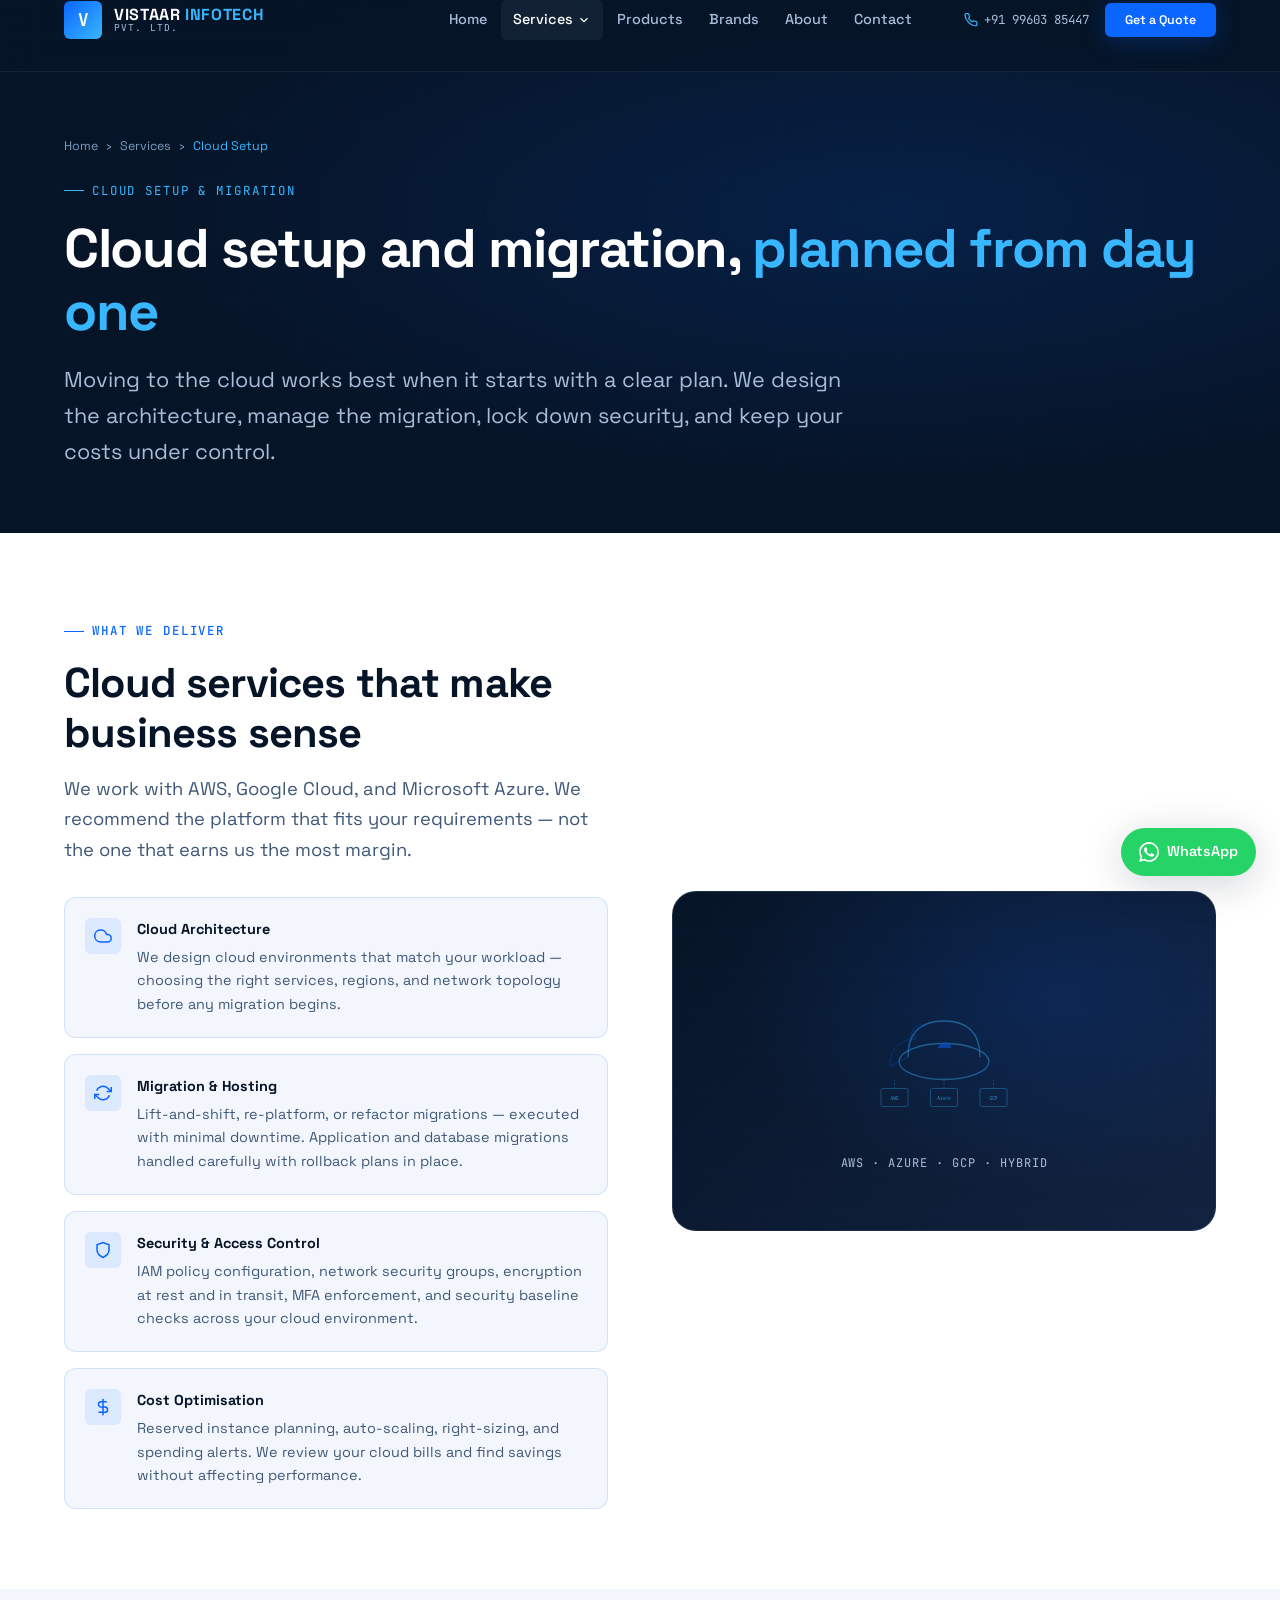
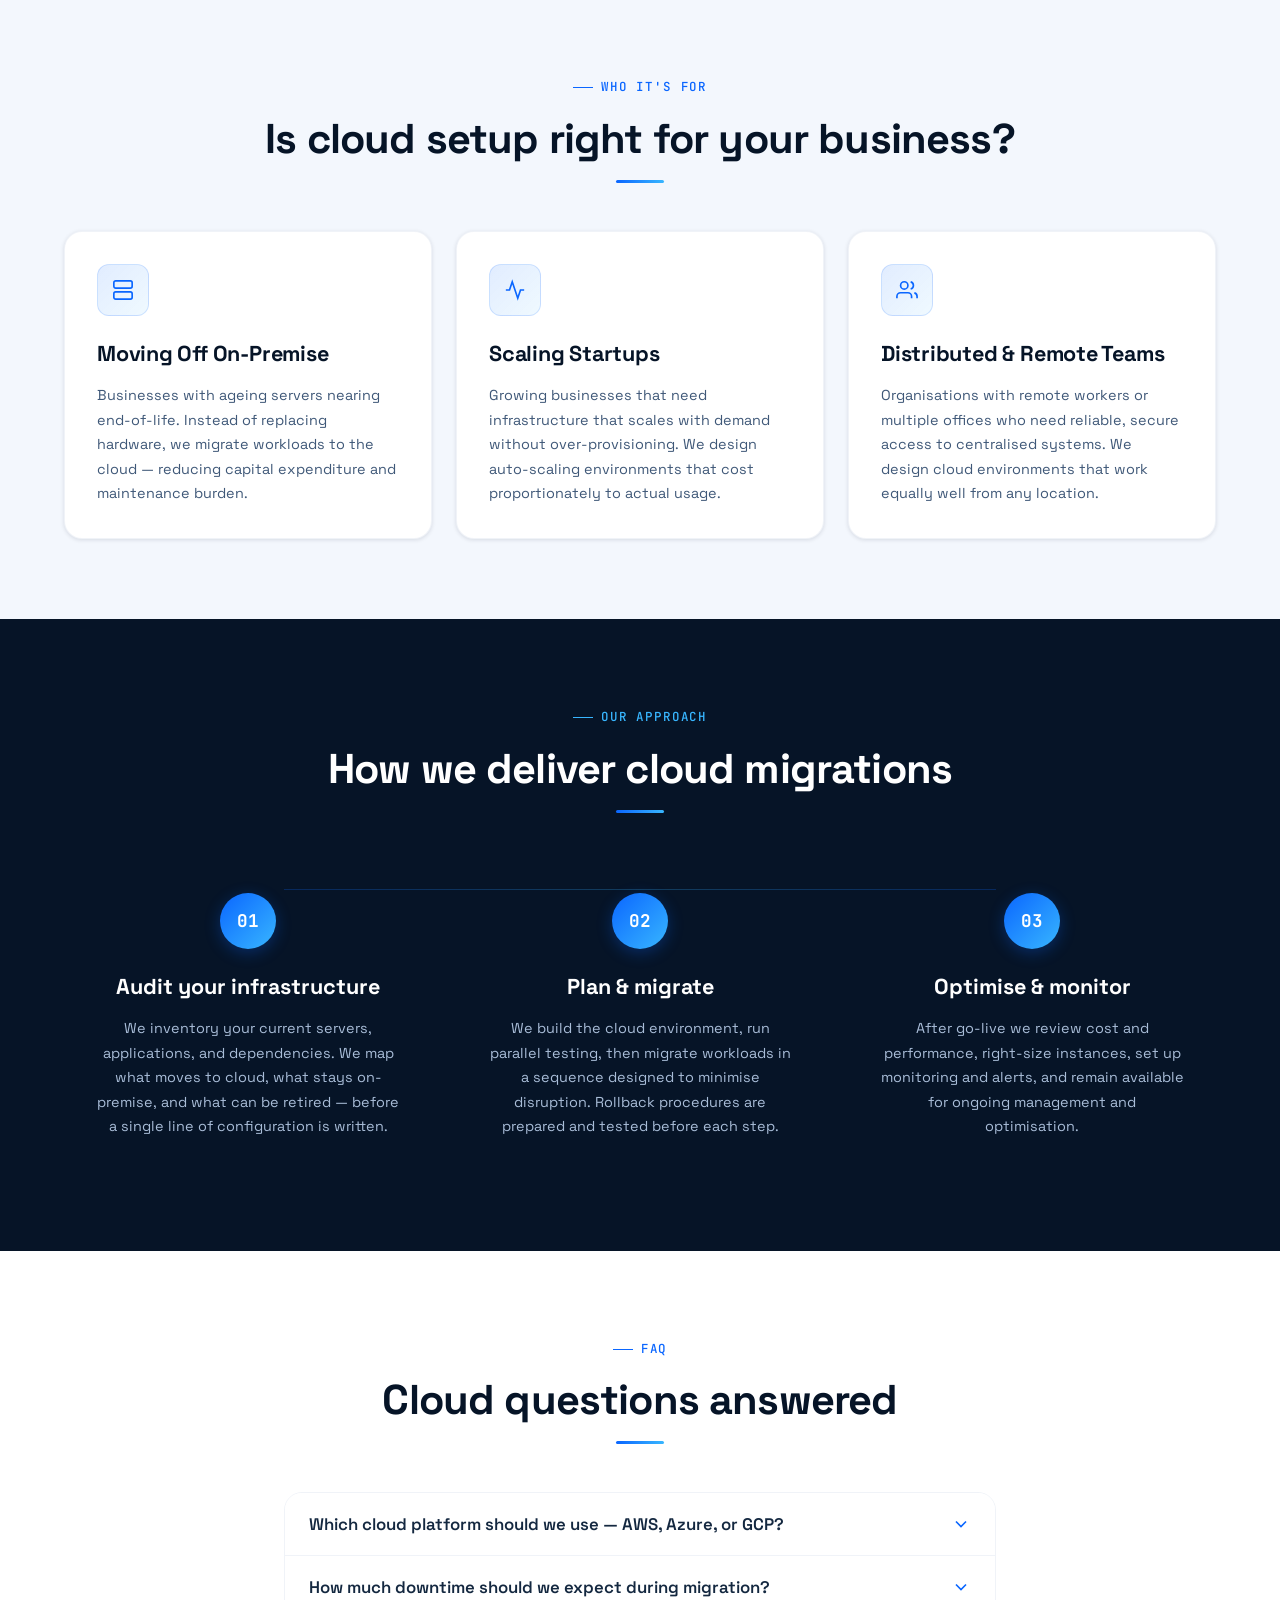
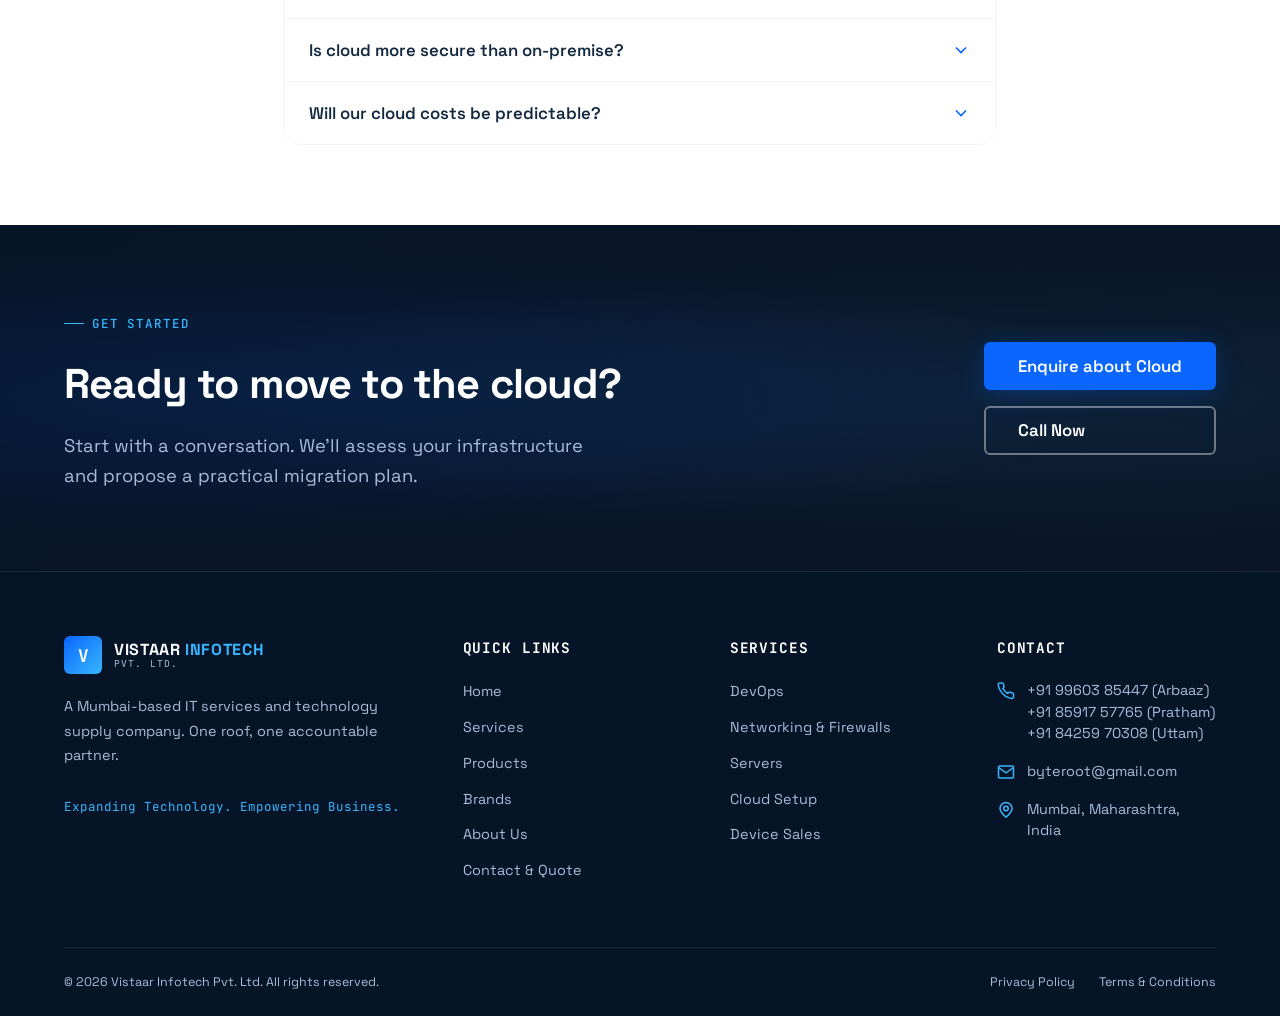
<file: cloud.html>
<!DOCTYPE html>
<html lang="en">
<head>
  <meta charset="UTF-8" /><meta name="viewport" content="width=device-width, initial-scale=1.0" />
  <title>Cloud Setup & Migration Services | Vistaar Infotech Mumbai</title>
  <meta name="description" content="Cloud architecture, migration, hosting, security and cost optimisation services in Mumbai. Vistaar Infotech helps businesses move to the cloud confidently and cost-effectively." />
  <link rel="canonical" href="https://vistaarinfotech.com/cloud.html" />
  <link rel="icon" type="image/svg+xml" href="assets/icons/favicon.svg" />
  <link rel="preconnect" href="https://fonts.googleapis.com" /><link rel="preconnect" href="https://fonts.gstatic.com" crossorigin />
  <link href="https://fonts.googleapis.com/css2?family=Space+Grotesk:wght@300;400;500;600;700&family=JetBrains+Mono:wght@400;500;600&display=swap" rel="stylesheet" />
  <link rel="stylesheet" href="css/style.css" /><link rel="stylesheet" href="css/responsive.css" /><link rel="stylesheet" href="css/components.css" />
</head>
<body>
<header class="site-header" role="banner"><div class="container"><div class="header-inner">
  <a href="index.html" class="site-logo" aria-label="Vistaar Infotech — Home"><div class="logo-mark" aria-hidden="true">V</div><div class="logo-text"><span class="logo-name">VISTAAR <span>INFOTECH</span></span><span class="logo-sub">Pvt. Ltd.</span></div></a>
  <nav class="primary-nav" role="navigation" aria-label="Primary navigation">
    <div class="nav-item"><a href="index.html" class="nav-link">Home</a></div>
    <div class="nav-item"><a href="services.html" class="nav-link active" aria-haspopup="true">Services <svg xmlns="http://www.w3.org/2000/svg" viewBox="0 0 24 24" fill="none" stroke="currentColor" stroke-width="2" aria-hidden="true"><polyline points="6 9 12 15 18 9"/></svg></a>
      <div class="nav-dropdown" role="menu"><a href="services.html" class="dropdown-link" role="menuitem"><svg xmlns="http://www.w3.org/2000/svg" viewBox="0 0 24 24" fill="none" stroke="currentColor" stroke-width="2" aria-hidden="true"><rect x="3" y="3" width="7" height="7"/><rect x="14" y="3" width="7" height="7"/><rect x="14" y="14" width="7" height="7"/><rect x="3" y="14" width="7" height="7"/></svg>All Services</a><div class="dropdown-divider"></div><a href="devops.html" class="dropdown-link" role="menuitem"><svg xmlns="http://www.w3.org/2000/svg" viewBox="0 0 24 24" fill="none" stroke="currentColor" stroke-width="2" aria-hidden="true"><polyline points="16 3 21 3 21 8"/><line x1="4" y1="20" x2="21" y2="3"/><polyline points="21 16 21 21 16 21"/><line x1="15" y1="15" x2="21" y2="21"/></svg>DevOps</a><a href="networking.html" class="dropdown-link" role="menuitem"><svg xmlns="http://www.w3.org/2000/svg" viewBox="0 0 24 24" fill="none" stroke="currentColor" stroke-width="2" aria-hidden="true"><circle cx="12" cy="5" r="3"/><circle cx="5" cy="19" r="3"/><circle cx="19" cy="19" r="3"/><line x1="12" y1="8" x2="5" y2="16"/><line x1="12" y1="8" x2="19" y2="16"/></svg>Networking &amp; Firewalls</a><a href="servers.html" class="dropdown-link" role="menuitem"><svg xmlns="http://www.w3.org/2000/svg" viewBox="0 0 24 24" fill="none" stroke="currentColor" stroke-width="2" aria-hidden="true"><rect x="2" y="2" width="20" height="8" rx="2"/><rect x="2" y="14" width="20" height="8" rx="2"/><line x1="6" y1="6" x2="6.01" y2="6"/><line x1="6" y1="18" x2="6.01" y2="18"/></svg>Servers</a><a href="cloud.html" class="dropdown-link" role="menuitem"><svg xmlns="http://www.w3.org/2000/svg" viewBox="0 0 24 24" fill="none" stroke="currentColor" stroke-width="2" aria-hidden="true"><path d="M18 10h-1.26A8 8 0 1 0 9 20h9a5 5 0 0 0 0-10z"/></svg>Cloud Setup</a></div>
    </div>
    <div class="nav-item"><a href="products.html" class="nav-link">Products</a></div>
    <div class="nav-item"><a href="brands.html" class="nav-link">Brands</a></div>
    <div class="nav-item"><a href="about.html" class="nav-link">About</a></div>
    <div class="nav-item"><a href="contact.html" class="nav-link">Contact</a></div>
  </nav>
  <div class="header-cta"><a href="tel:+919960385447" class="header-phone" aria-label="Call"><svg xmlns="http://www.w3.org/2000/svg" viewBox="0 0 24 24" fill="none" stroke="currentColor" stroke-width="2" aria-hidden="true"><path d="M22 16.92v3a2 2 0 0 1-2.18 2 19.79 19.79 0 0 1-8.63-3.07A19.5 19.5 0 0 1 4.69 12 19.79 19.79 0 0 1 1.61 3.41 2 2 0 0 1 3.6 1.21h3a2 2 0 0 1 2 1.72c.127.96.361 1.903.7 2.81a2 2 0 0 1-.45 2.11L7.91 8.86a16 16 0 0 0 6.29 6.29l.95-.95a2 2 0 0 1 2.11-.45c.907.339 1.85.573 2.81.7A2 2 0 0 1 22 16.92z"/></svg>+91 99603 85447</a><a href="contact.html?service=Cloud+Setup" class="btn btn--primary btn--sm">Get a Quote</a></div>
  <button class="hamburger" aria-label="Open navigation menu" aria-expanded="false" aria-controls="mobile-nav"><span class="hamburger-line"></span><span class="hamburger-line"></span><span class="hamburger-line"></span></button>
</div></div></header>
<nav class="mobile-nav" id="mobile-nav" aria-label="Mobile navigation" role="navigation"><div class="mobile-nav-links"><a href="index.html" class="mobile-nav-link">Home</a><a href="products.html" class="mobile-nav-link">Products</a><a href="brands.html" class="mobile-nav-link">Brands</a><a href="about.html" class="mobile-nav-link">About</a><a href="contact.html" class="mobile-nav-link">Contact</a><div class="mobile-nav-group"><p class="mobile-nav-group-label">Services</p><a href="services.html" class="mobile-sub-link">All Services</a><a href="devops.html" class="mobile-sub-link">DevOps</a><a href="networking.html" class="mobile-sub-link">Networking &amp; Firewalls</a><a href="servers.html" class="mobile-sub-link">Servers</a><a href="cloud.html" class="mobile-sub-link active">Cloud Setup</a></div></div><div class="mobile-nav-cta"><a href="contact.html?service=Cloud+Setup" class="btn btn--primary w-full" style="justify-content:center;">Get a Quote</a><a href="tel:+919960385447" class="btn btn--outline-light w-full" style="justify-content:center;">Call Us Now</a></div></nav>

<main id="main-content">
<section class="page-hero" aria-labelledby="page-title">
  <div class="container"><div class="page-hero-content">
    <nav class="breadcrumb" aria-label="Breadcrumb"><a href="index.html">Home</a><span class="breadcrumb-sep" aria-hidden="true">›</span><a href="services.html">Services</a><span class="breadcrumb-sep" aria-hidden="true">›</span><span class="breadcrumb-current">Cloud Setup</span></nav>
    <div class="page-hero-label" aria-hidden="true">Cloud Setup &amp; Migration</div>
    <h1 id="page-title">Cloud setup and migration, <span>planned from day one</span></h1>
    <p class="page-hero-sub">Moving to the cloud works best when it starts with a clear plan. We design the architecture, manage the migration, lock down security, and keep your costs under control.</p>
  </div></div>
</section>

<section class="section" aria-labelledby="deliver-heading">
  <div class="container">
    <div class="two-col">
      <div>
        <span class="section-label section-label--dark">What We Deliver</span>
        <h2 class="section-heading" id="deliver-heading">Cloud services that make business sense</h2>
        <p class="section-subheading" style="margin-bottom:var(--sp-8);">We work with AWS, Google Cloud, and Microsoft Azure. We recommend the platform that fits your requirements — not the one that earns us the most margin.</p>
        <div class="service-feature-list animate-fade-up">
          <div class="service-feature-item"><div class="service-feature-icon" aria-hidden="true"><svg xmlns="http://www.w3.org/2000/svg" viewBox="0 0 24 24" fill="none" stroke="currentColor" stroke-width="2"><path d="M18 10h-1.26A8 8 0 1 0 9 20h9a5 5 0 0 0 0-10z"/></svg></div><div><h3 class="service-feature-title">Cloud Architecture</h3><p class="service-feature-body">We design cloud environments that match your workload — choosing the right services, regions, and network topology before any migration begins.</p></div></div>
          <div class="service-feature-item"><div class="service-feature-icon" aria-hidden="true"><svg xmlns="http://www.w3.org/2000/svg" viewBox="0 0 24 24" fill="none" stroke="currentColor" stroke-width="2"><polyline points="23 4 23 10 17 10"/><polyline points="1 20 1 14 7 14"/><path d="M3.51 9a9 9 0 0 1 14.85-3.36L23 10M1 14l4.64 4.36A9 9 0 0 0 20.49 15"/></svg></div><div><h3 class="service-feature-title">Migration &amp; Hosting</h3><p class="service-feature-body">Lift-and-shift, re-platform, or refactor migrations — executed with minimal downtime. Application and database migrations handled carefully with rollback plans in place.</p></div></div>
          <div class="service-feature-item"><div class="service-feature-icon" aria-hidden="true"><svg xmlns="http://www.w3.org/2000/svg" viewBox="0 0 24 24" fill="none" stroke="currentColor" stroke-width="2"><path d="M12 22s8-4 8-10V5l-8-3-8 3v7c0 6 8 10 8 10z"/></svg></div><div><h3 class="service-feature-title">Security &amp; Access Control</h3><p class="service-feature-body">IAM policy configuration, network security groups, encryption at rest and in transit, MFA enforcement, and security baseline checks across your cloud environment.</p></div></div>
          <div class="service-feature-item"><div class="service-feature-icon" aria-hidden="true"><svg xmlns="http://www.w3.org/2000/svg" viewBox="0 0 24 24" fill="none" stroke="currentColor" stroke-width="2"><line x1="12" y1="1" x2="12" y2="23"/><path d="M17 5H9.5a3.5 3.5 0 0 0 0 7h5a3.5 3.5 0 0 1 0 7H6"/></svg></div><div><h3 class="service-feature-title">Cost Optimisation</h3><p class="service-feature-body">Reserved instance planning, auto-scaling, right-sizing, and spending alerts. We review your cloud bills and find savings without affecting performance.</p></div></div>
        </div>
      </div>
      <div class="visual-block" aria-hidden="true"><div class="visual-block-inner">
        <svg viewBox="0 0 200 200" xmlns="http://www.w3.org/2000/svg" width="180" opacity="0.7">
          <path d="M60 120 Q60 80 100 80 Q140 80 140 120" fill="none" stroke="#38B6FF" stroke-width="1.5" opacity="0.6"/>
          <path d="M40 130 Q40 100 70 100 Q60 90 80 85 Q60 80 60 120 Z" fill="none" stroke="#0A66FF" stroke-width="1" opacity="0.4"/>
          <ellipse cx="100" cy="125" rx="50" ry="20" fill="none" stroke="#38B6FF" stroke-width="1.5" opacity="0.6"/>
          <!-- servers below cloud -->
          <rect x="30" y="155" width="30" height="20" rx="2" fill="none" stroke="#38B6FF" stroke-width="1" opacity="0.5"/>
          <rect x="85" y="155" width="30" height="20" rx="2" fill="none" stroke="#38B6FF" stroke-width="1" opacity="0.5"/>
          <rect x="140" y="155" width="30" height="20" rx="2" fill="none" stroke="#38B6FF" stroke-width="1" opacity="0.5"/>
          <text x="45" y="168" text-anchor="middle" fill="#38B6FF" font-size="5" font-family="monospace">AWS</text>
          <text x="100" y="168" text-anchor="middle" fill="#38B6FF" font-size="5" font-family="monospace">Azure</text>
          <text x="155" y="168" text-anchor="middle" fill="#38B6FF" font-size="5" font-family="monospace">GCP</text>
          <line x1="45" y1="145" x2="45" y2="155" stroke="#38B6FF" stroke-width="1" stroke-dasharray="2,2" opacity="0.4"/>
          <line x1="100" y1="145" x2="100" y2="155" stroke="#38B6FF" stroke-width="1" stroke-dasharray="2,2" opacity="0.4"/>
          <line x1="155" y1="145" x2="155" y2="155" stroke="#38B6FF" stroke-width="1" stroke-dasharray="2,2" opacity="0.4"/>
          <!-- arrows up to cloud -->
          <text x="100" y="110" text-anchor="middle" fill="#0A66FF" font-size="18" opacity="0.7">☁</text>
        </svg>
        <p style="color:var(--silver-dark);font-size:0.75rem;font-family:var(--font-mono);margin-top:var(--sp-4);letter-spacing:.08em;">AWS · AZURE · GCP · HYBRID</p>
      </div></div>
    </div>
  </div>
</section>

<!-- WHO IT'S FOR -->
<section class="section section--soft" aria-labelledby="who-heading">
  <div class="container">
    <div class="section-header section-header--center"><span class="section-label section-label--dark">Who It's For</span><h2 class="section-heading" id="who-heading">Is cloud setup right for your business?</h2><span class="heading-line" aria-hidden="true"></span></div>
    <div class="grid-3 animate-fade-up" role="list">
      <div class="card" role="listitem"><div class="card-icon" aria-hidden="true"><svg xmlns="http://www.w3.org/2000/svg" viewBox="0 0 24 24" fill="none" stroke="currentColor" stroke-width="1.8"><rect x="2" y="2" width="20" height="8" rx="2"/><rect x="2" y="14" width="20" height="8" rx="2"/><line x1="6" y1="6" x2="6.01" y2="6"/><line x1="6" y1="18" x2="6.01" y2="18"/></svg></div><h3 class="card-title">Moving Off On-Premise</h3><p class="card-body">Businesses with ageing servers nearing end-of-life. Instead of replacing hardware, we migrate workloads to the cloud — reducing capital expenditure and maintenance burden.</p></div>
      <div class="card" role="listitem"><div class="card-icon" aria-hidden="true"><svg xmlns="http://www.w3.org/2000/svg" viewBox="0 0 24 24" fill="none" stroke="currentColor" stroke-width="1.8"><polyline points="22 12 18 12 15 21 9 3 6 12 2 12"/></svg></div><h3 class="card-title">Scaling Startups</h3><p class="card-body">Growing businesses that need infrastructure that scales with demand without over-provisioning. We design auto-scaling environments that cost proportionately to actual usage.</p></div>
      <div class="card" role="listitem"><div class="card-icon" aria-hidden="true"><svg xmlns="http://www.w3.org/2000/svg" viewBox="0 0 24 24" fill="none" stroke="currentColor" stroke-width="1.8"><path d="M17 21v-2a4 4 0 0 0-4-4H5a4 4 0 0 0-4 4v2"/><circle cx="9" cy="7" r="4"/><path d="M23 21v-2a4 4 0 0 0-3-3.87"/><path d="M16 3.13a4 4 0 0 1 0 7.75"/></svg></div><h3 class="card-title">Distributed &amp; Remote Teams</h3><p class="card-body">Organisations with remote workers or multiple offices who need reliable, secure access to centralised systems. We design cloud environments that work equally well from any location.</p></div>
    </div>
  </div>
</section>

<!-- PROCESS -->
<section class="section section--dark" aria-labelledby="process-heading">
  <div class="container">
    <div class="section-header section-header--center"><span class="section-label">Our Approach</span><h2 class="section-heading section-heading--light" id="process-heading">How we deliver cloud migrations</h2><span class="heading-line" aria-hidden="true"></span></div>
    <div class="process-grid animate-fade-up" role="list">
      <div class="process-step" role="listitem"><div class="step-number" aria-hidden="true">01</div><h3 style="color:var(--white);font-size:var(--fs-lg);font-weight:700;margin-bottom:var(--sp-3);">Audit your infrastructure</h3><p style="color:var(--silver-dark);font-size:var(--fs-sm);line-height:1.7;">We inventory your current servers, applications, and dependencies. We map what moves to cloud, what stays on-premise, and what can be retired — before a single line of configuration is written.</p></div>
      <div class="process-step" role="listitem"><div class="step-number" aria-hidden="true">02</div><h3 style="color:var(--white);font-size:var(--fs-lg);font-weight:700;margin-bottom:var(--sp-3);">Plan &amp; migrate</h3><p style="color:var(--silver-dark);font-size:var(--fs-sm);line-height:1.7;">We build the cloud environment, run parallel testing, then migrate workloads in a sequence designed to minimise disruption. Rollback procedures are prepared and tested before each step.</p></div>
      <div class="process-step" role="listitem"><div class="step-number" aria-hidden="true">03</div><h3 style="color:var(--white);font-size:var(--fs-lg);font-weight:700;margin-bottom:var(--sp-3);">Optimise &amp; monitor</h3><p style="color:var(--silver-dark);font-size:var(--fs-sm);line-height:1.7;">After go-live we review cost and performance, right-size instances, set up monitoring and alerts, and remain available for ongoing management and optimisation.</p></div>
    </div>
  </div>
</section>

<!-- FAQ -->
<section class="section" aria-labelledby="faq-heading">
  <div class="container" style="max-width:760px;">
    <div class="section-header section-header--center"><span class="section-label section-label--dark">FAQ</span><h2 class="section-heading" id="faq-heading">Cloud questions answered</h2><span class="heading-line" aria-hidden="true"></span></div>
    <div class="accordion" role="list">
      <div class="accordion-item" role="listitem"><button class="accordion-header" aria-expanded="false">Which cloud platform should we use — AWS, Azure, or GCP?<svg xmlns="http://www.w3.org/2000/svg" viewBox="0 0 24 24" fill="none" stroke="currentColor" stroke-width="2" class="accordion-icon" aria-hidden="true"><polyline points="6 9 12 15 18 9"/></svg></button><div class="accordion-body"><div class="accordion-body-inner">The right platform depends on your existing tools, team skills, workload type, and long-term cost. Microsoft Azure integrates naturally with Office 365 environments; AWS has the broadest service catalogue; GCP is strong for data analytics workloads. We assess your requirements and recommend objectively — we work with all three.</div></div></div>
      <div class="accordion-item" role="listitem"><button class="accordion-header" aria-expanded="false">How much downtime should we expect during migration?<svg xmlns="http://www.w3.org/2000/svg" viewBox="0 0 24 24" fill="none" stroke="currentColor" stroke-width="2" class="accordion-icon" aria-hidden="true"><polyline points="6 9 12 15 18 9"/></svg></button><div class="accordion-body"><div class="accordion-body-inner">For most workloads we target zero unplanned downtime. We run the new cloud environment in parallel, verify it thoroughly, then cut over during a planned maintenance window. Critical databases are migrated with replication-based techniques that keep the source live until the last moment.</div></div></div>
      <div class="accordion-item" role="listitem"><button class="accordion-header" aria-expanded="false">Is cloud more secure than on-premise?<svg xmlns="http://www.w3.org/2000/svg" viewBox="0 0 24 24" fill="none" stroke="currentColor" stroke-width="2" class="accordion-icon" aria-hidden="true"><polyline points="6 9 12 15 18 9"/></svg></button><div class="accordion-body"><div class="accordion-body-inner">Security is a shared responsibility. Cloud providers offer excellent underlying infrastructure security. However, access control, encryption, and configuration remain your responsibility. Poorly configured cloud environments can be less secure than on-premise setups. We configure security properly from the start and document what we have done.</div></div></div>
      <div class="accordion-item" role="listitem"><button class="accordion-header" aria-expanded="false">Will our cloud costs be predictable?<svg xmlns="http://www.w3.org/2000/svg" viewBox="0 0 24 24" fill="none" stroke="currentColor" stroke-width="2" class="accordion-icon" aria-hidden="true"><polyline points="6 9 12 15 18 9"/></svg></button><div class="accordion-body"><div class="accordion-body-inner">Cloud costs can surprise you if not managed. We set up spending alerts and budgets from day one, use reserved instances for stable workloads, and review spend monthly. We provide cost estimates before migration and flag anomalies as they occur.</div></div></div>
    </div>
  </div>
</section>

<!-- CTA -->
<section class="section cta-band" aria-labelledby="cta-heading">
  <div class="container"><div class="cta-band-grid">
    <div class="cta-band-text"><span class="section-label">Get Started</span><h2 class="cta-band-heading" id="cta-heading">Ready to move to the cloud?</h2><p class="cta-band-sub">Start with a conversation. We'll assess your infrastructure and propose a practical migration plan.</p></div>
    <div class="cta-band-actions"><a href="contact.html?service=Cloud+Setup" class="btn btn--primary btn--lg">Enquire about Cloud</a><a href="tel:+919960385447" class="btn btn--outline-light btn--lg">Call Now</a></div>
  </div></div>
</section>
</main>

<footer class="site-footer" role="contentinfo"><div class="container"><div class="footer-main"><div class="footer-brand"><div class="footer-logo"><a href="index.html" class="site-logo"><div class="logo-mark" aria-hidden="true">V</div><div class="logo-text"><span class="logo-name">VISTAAR <span>INFOTECH</span></span><span class="logo-sub">Pvt. Ltd.</span></div></a></div><p class="footer-desc">A Mumbai-based IT services and technology supply company. One roof, one accountable partner.</p><span class="footer-tagline">Expanding Technology. Empowering Business.</span></div><div><h3 class="footer-col-title">Quick Links</h3><nav class="footer-links"><a href="index.html" class="footer-link">Home</a><a href="services.html" class="footer-link">Services</a><a href="products.html" class="footer-link">Products</a><a href="brands.html" class="footer-link">Brands</a><a href="about.html" class="footer-link">About Us</a><a href="contact.html" class="footer-link">Contact &amp; Quote</a></nav></div><div><h3 class="footer-col-title">Services</h3><nav class="footer-links"><a href="devops.html" class="footer-link">DevOps</a><a href="networking.html" class="footer-link">Networking &amp; Firewalls</a><a href="servers.html" class="footer-link">Servers</a><a href="cloud.html" class="footer-link">Cloud Setup</a><a href="products.html" class="footer-link">Device Sales</a></nav></div><div><h3 class="footer-col-title">Contact</h3><address style="font-style:normal;"><div class="footer-contact-item"><svg class="footer-contact-icon" xmlns="http://www.w3.org/2000/svg" viewBox="0 0 24 24" fill="none" stroke="currentColor" stroke-width="2" aria-hidden="true"><path d="M22 16.92v3a2 2 0 0 1-2.18 2 19.79 19.79 0 0 1-8.63-3.07A19.5 19.5 0 0 1 4.69 12 19.79 19.79 0 0 1 1.61 3.41 2 2 0 0 1 3.6 1.21h3a2 2 0 0 1 2 1.72c.127.96.361 1.903.7 2.81a2 2 0 0 1-.45 2.11L7.91 8.86a16 16 0 0 0 6.29 6.29l.95-.95a2 2 0 0 1 2.11-.45c.907.339 1.85.573 2.81.7A2 2 0 0 1 22 16.92z"/></svg><div class="footer-contact-text"><a href="tel:+919960385447">+91 99603 85447</a> (Arbaaz)<br><a href="tel:+918591757765">+91 85917 57765</a> (Pratham)<br><a href="tel:+918425970308">+91 84259 70308</a> (Uttam)</div></div><div class="footer-contact-item"><svg class="footer-contact-icon" xmlns="http://www.w3.org/2000/svg" viewBox="0 0 24 24" fill="none" stroke="currentColor" stroke-width="2" aria-hidden="true"><path d="M4 4h16c1.1 0 2 .9 2 2v12c0 1.1-.9 2-2 2H4c-1.1 0-2-.9-2-2V6c0-1.1.9-2 2-2z"/><polyline points="22,6 12,13 2,6"/></svg><div class="footer-contact-text"><a href="mailto:byteroot@gmail.com">byteroot@gmail.com</a></div></div><div class="footer-contact-item"><svg class="footer-contact-icon" xmlns="http://www.w3.org/2000/svg" viewBox="0 0 24 24" fill="none" stroke="currentColor" stroke-width="2" aria-hidden="true"><circle cx="12" cy="10" r="3"/><path d="M12 21.7C17.3 17 20 13 20 10a8 8 0 1 0-16 0c0 3 2.7 6.9 8 11.7z"/></svg><div class="footer-contact-text">Mumbai, Maharashtra, India</div></div></address></div></div><div class="footer-bottom"><p class="footer-bottom-text">&copy; 2026 Vistaar Infotech Pvt. Ltd. All rights reserved.</p><nav class="footer-bottom-links"><a href="privacy-policy.html" class="footer-bottom-link">Privacy Policy</a><a href="terms.html" class="footer-bottom-link">Terms &amp; Conditions</a></nav></div></div></footer>
<div class="float-actions"><a href="#" id="float-wa" class="float-btn float-btn--wa" aria-label="Chat on WhatsApp" rel="noopener"><svg xmlns="http://www.w3.org/2000/svg" width="20" height="20" viewBox="0 0 24 24" fill="currentColor" aria-hidden="true"><path d="M17.472 14.382c-.297-.149-1.758-.867-2.03-.967-.273-.099-.471-.148-.67.15-.197.297-.767.966-.94 1.164-.173.199-.347.223-.644.075-.297-.15-1.255-.463-2.39-1.475-.883-.788-1.48-1.761-1.653-2.059-.173-.297-.018-.458.13-.606.134-.133.298-.347.446-.52.149-.174.198-.298.298-.497.099-.198.05-.371-.025-.52-.075-.149-.669-1.612-.916-2.207-.242-.579-.487-.5-.669-.51-.173-.008-.371-.01-.57-.01-.198 0-.52.074-.792.372-.272.297-1.04 1.016-1.04 2.479 0 1.462 1.065 2.875 1.213 3.074.149.198 2.096 3.2 5.077 4.487.709.306 1.262.489 1.694.625.712.227 1.36.195 1.871.118.571-.085 1.758-.719 2.006-1.413.248-.694.248-1.289.173-1.413-.074-.124-.272-.198-.57-.347m-5.421 7.403h-.004a9.87 9.87 0 0 1-5.031-1.378l-.361-.214-3.741.982.998-3.648-.235-.374a9.86 9.86 0 0 1-1.51-5.26c.001-5.45 4.436-9.884 9.888-9.884 2.64 0 5.122 1.03 6.988 2.898a9.825 9.825 0 0 1 2.893 6.994c-.003 5.45-4.437 9.884-9.885 9.884m8.413-18.297A11.815 11.815 0 0 0 12.05 0C5.495 0 .16 5.335.157 11.892c0 2.096.547 4.142 1.588 5.945L.057 24l6.305-1.654a11.882 11.882 0 0 0 5.683 1.448h.005c6.554 0 11.89-5.335 11.893-11.893a11.821 11.821 0 0 0-3.48-8.413Z"/></svg><span class="float-btn-label">WhatsApp</span></a></div>
<div class="mobile-contact-bar" role="complementary"><a href="tel:+919960385447" class="mcb-call" aria-label="Call"><svg xmlns="http://www.w3.org/2000/svg" viewBox="0 0 24 24" fill="none" stroke="currentColor" stroke-width="2" aria-hidden="true"><path d="M22 16.92v3a2 2 0 0 1-2.18 2 19.79 19.79 0 0 1-8.63-3.07A19.5 19.5 0 0 1 4.69 12 19.79 19.79 0 0 1 1.61 3.41 2 2 0 0 1 3.6 1.21h3a2 2 0 0 1 2 1.72c.127.96.361 1.903.7 2.81a2 2 0 0 1-.45 2.11L7.91 8.86a16 16 0 0 0 6.29 6.29l.95-.95a2 2 0 0 1 2.11-.45c.907.339 1.85.573 2.81.7A2 2 0 0 1 22 16.92z"/></svg>Call</a><a href="#" id="mobile-wa" class="mcb-wa" aria-label="WhatsApp"><svg xmlns="http://www.w3.org/2000/svg" viewBox="0 0 24 24" fill="currentColor" aria-hidden="true"><path d="M17.472 14.382c-.297-.149-1.758-.867-2.03-.967-.273-.099-.471-.148-.67.15-.197.297-.767.966-.94 1.164-.173.199-.347.223-.644.075-.297-.15-1.255-.463-2.39-1.475-.883-.788-1.48-1.761-1.653-2.059-.173-.297-.018-.458.13-.606.134-.133.298-.347.446-.52.149-.174.198-.298.298-.497.099-.198.05-.371-.025-.52-.075-.149-.669-1.612-.916-2.207-.242-.579-.487-.5-.669-.51-.173-.008-.371-.01-.57-.01-.198 0-.52.074-.792.372-.272.297-1.04 1.016-1.04 2.479 0 1.462 1.065 2.875 1.213 3.074.149.198 2.096 3.2 5.077 4.487.709.306 1.262.489 1.694.625.712.227 1.36.195 1.871.118.571-.085 1.758-.719 2.006-1.413.248-.694.248-1.289.173-1.413-.074-.124-.272-.198-.57-.347m-5.421 7.403h-.004a9.87 9.87 0 0 1-5.031-1.378l-.361-.214-3.741.982.998-3.648-.235-.374a9.86 9.86 0 0 1-1.51-5.26c.001-5.45 4.436-9.884 9.888-9.884 2.64 0 5.122 1.03 6.988 2.898a9.825 9.825 0 0 1 2.893 6.994c-.003 5.45-4.437 9.884-9.885 9.884m8.413-18.297A11.815 11.815 0 0 0 12.05 0C5.495 0 .16 5.335.157 11.892c0 2.096.547 4.142 1.588 5.945L.057 24l6.305-1.654a11.882 11.882 0 0 0 5.683 1.448h.005c6.554 0 11.89-5.335 11.893-11.893a11.821 11.821 0 0 0-3.48-8.413Z"/></svg>WhatsApp</a><a href="mailto:byteroot@gmail.com" class="mcb-mail" aria-label="Email"><svg xmlns="http://www.w3.org/2000/svg" viewBox="0 0 24 24" fill="none" stroke="currentColor" stroke-width="2" aria-hidden="true"><path d="M4 4h16c1.1 0 2 .9 2 2v12c0 1.1-.9 2-2 2H4c-1.1 0-2-.9-2-2V6c0-1.1.9-2 2-2z"/><polyline points="22,6 12,13 2,6"/></svg>Email</a></div>
<script src="js/config.js"></script><script src="js/navigation.js"></script><script src="js/main.js"></script><script src="js/contact.js"></script>
</body>
</html>
</file>
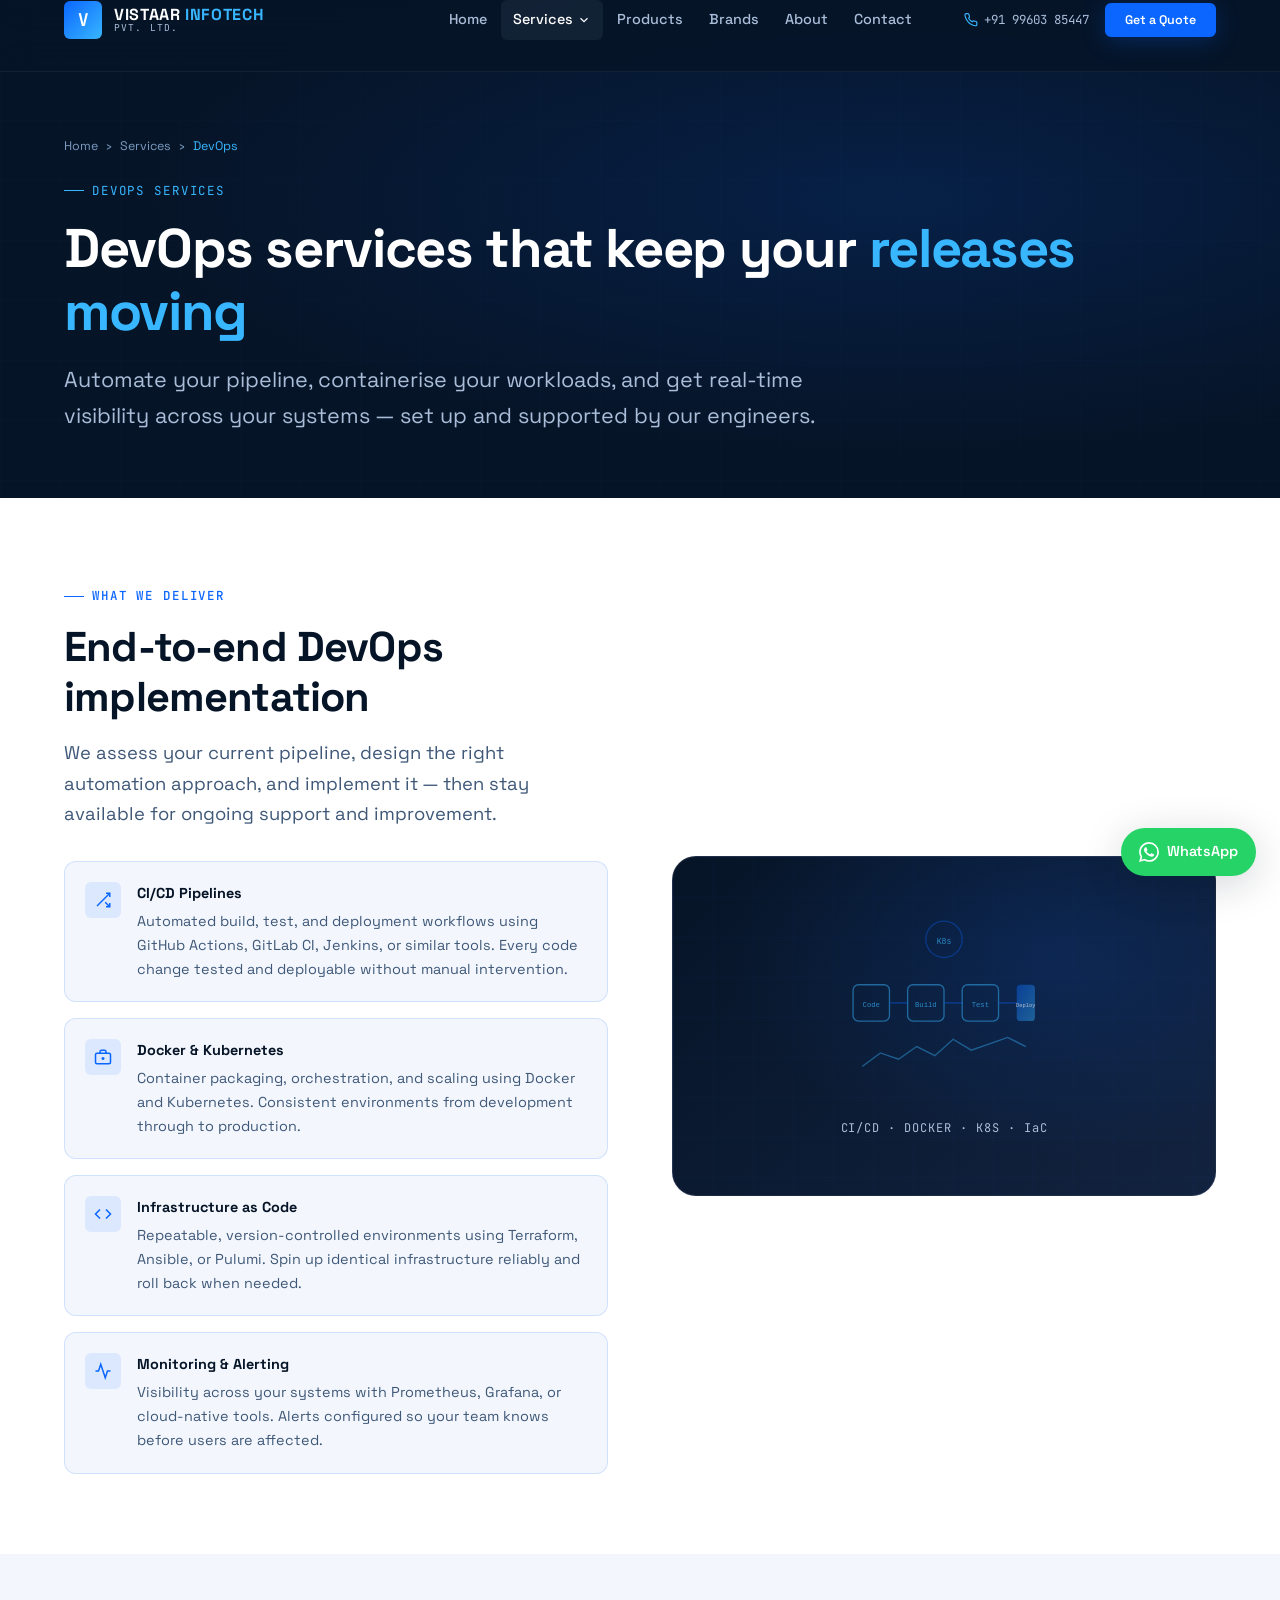
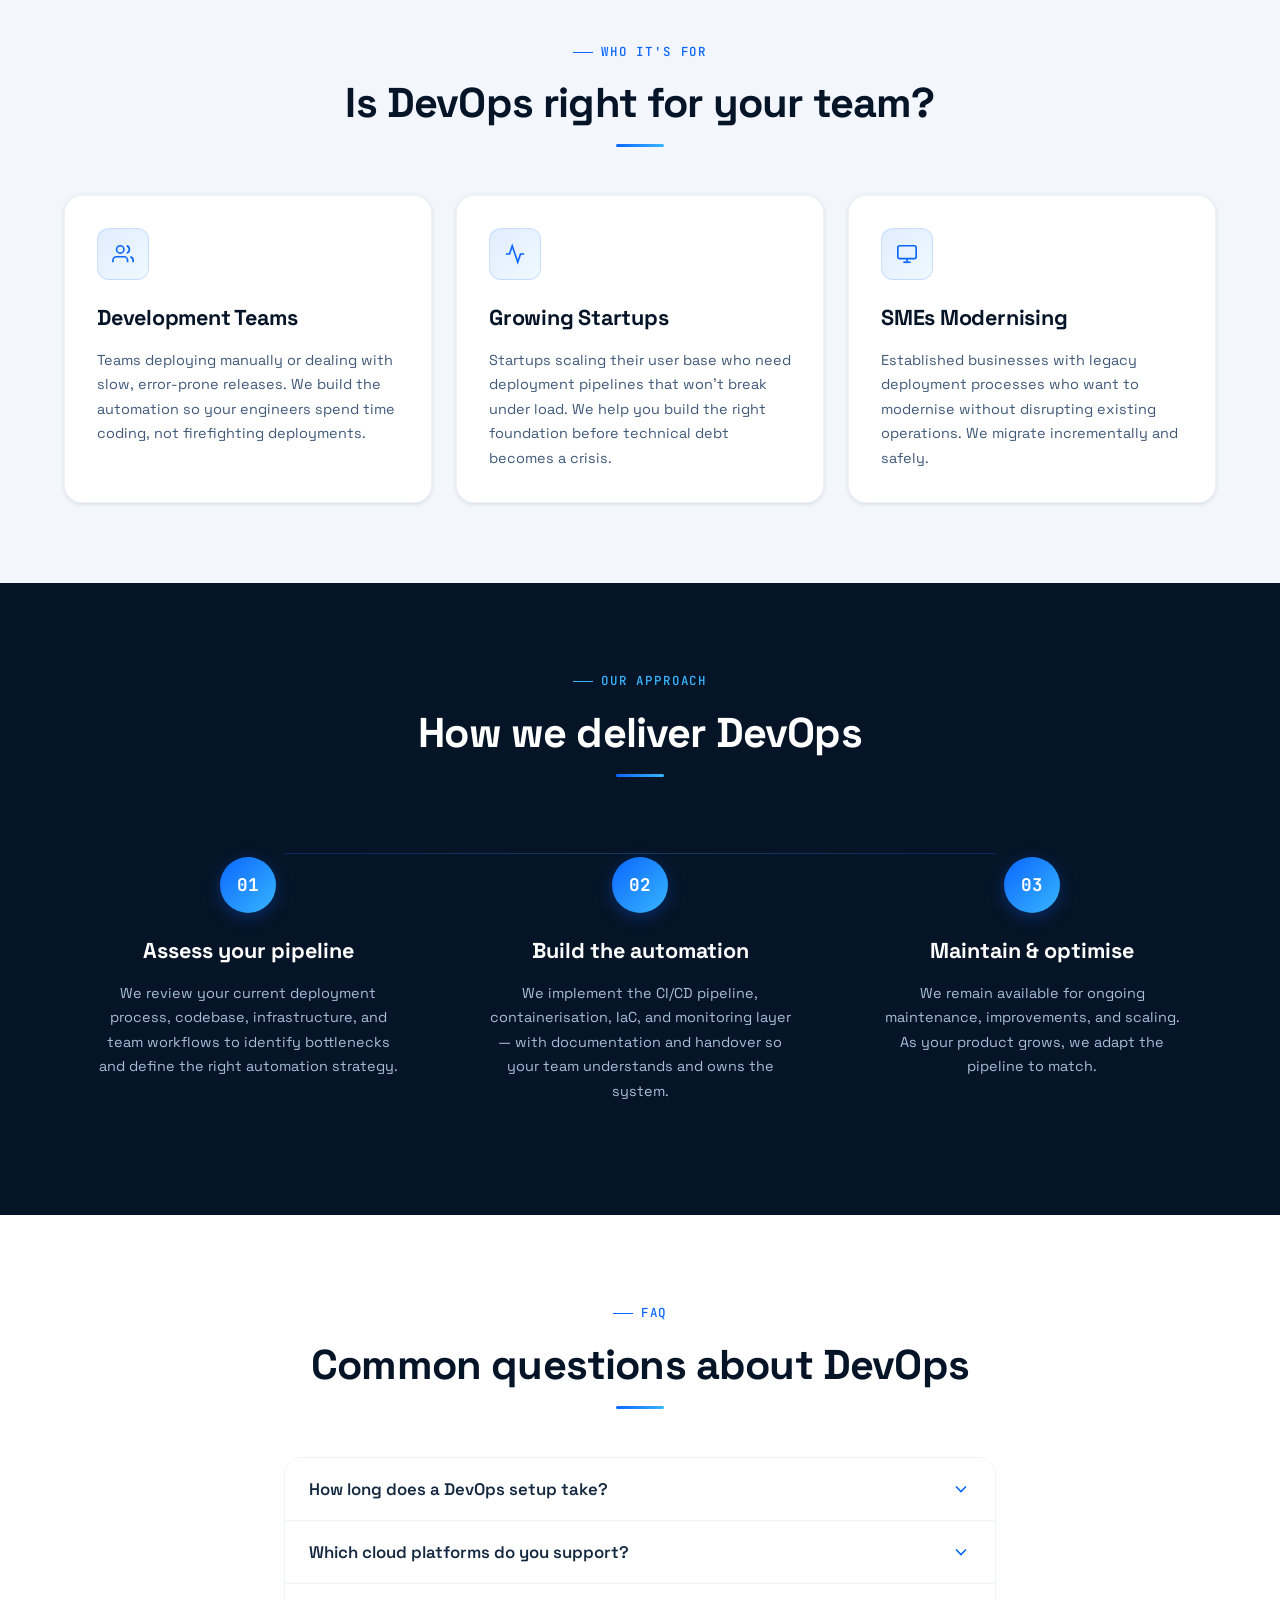
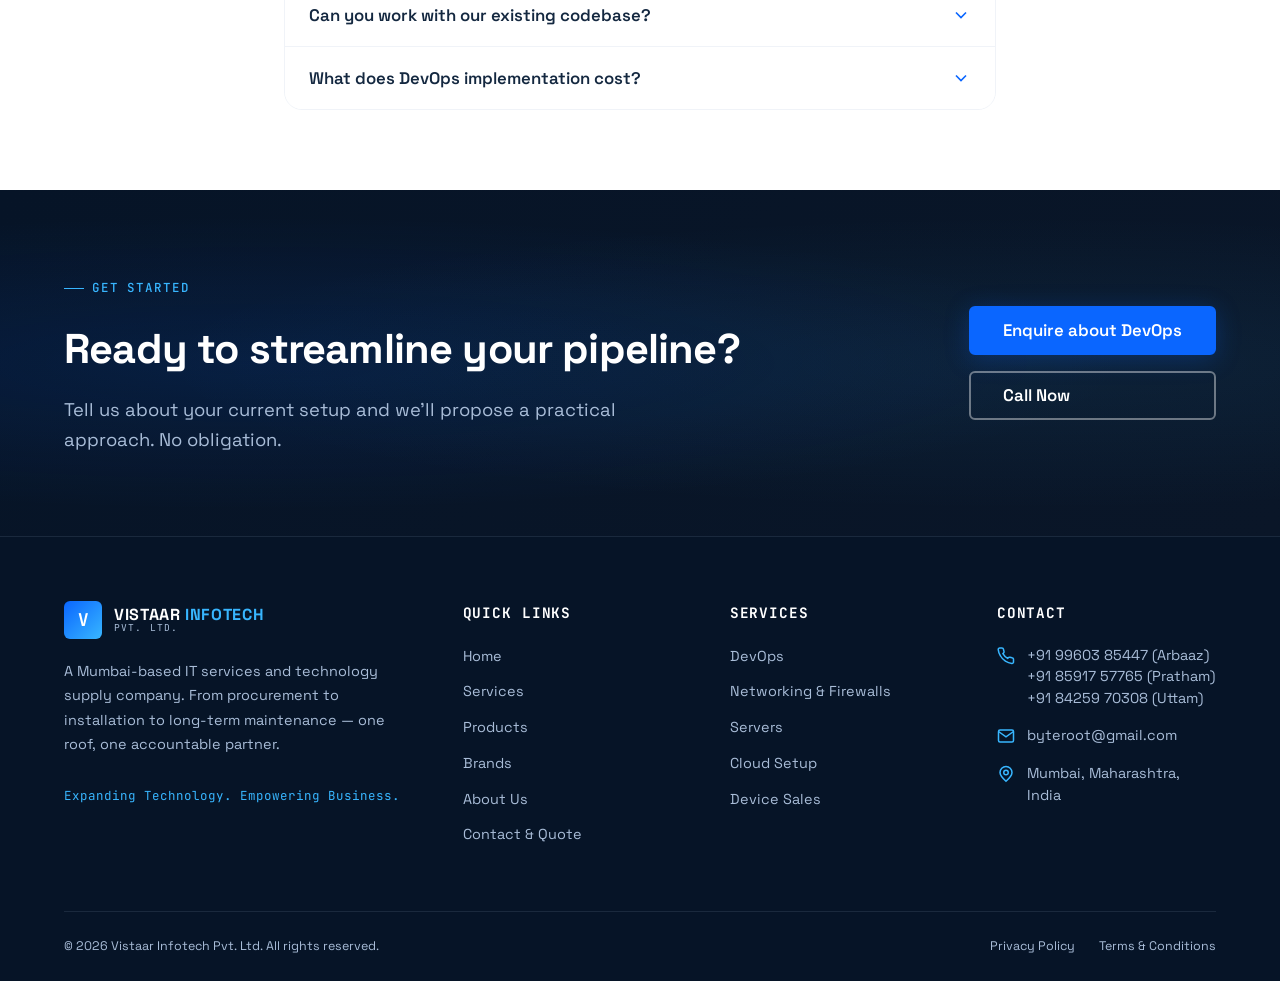
<file: devops.html>
<!DOCTYPE html>
<html lang="en">
<head>
  <meta charset="UTF-8" />
  <meta name="viewport" content="width=device-width, initial-scale=1.0" />
  <title>DevOps Services — CI/CD, Docker, Kubernetes & IaC | Vistaar Infotech Mumbai</title>
  <meta name="description" content="Professional DevOps services in Mumbai: CI/CD pipelines, Docker and Kubernetes, infrastructure as code, monitoring and alerting. Delivered by Vistaar Infotech." />
  <link rel="canonical" href="https://vistaarinfotech.com/devops.html" />
  <meta property="og:title" content="DevOps Services | Vistaar Infotech Mumbai" />
  <meta property="og:url" content="https://vistaarinfotech.com/devops.html" />
  <link rel="icon" type="image/svg+xml" href="assets/icons/favicon.svg" />
  <link rel="preconnect" href="https://fonts.googleapis.com" />
  <link rel="preconnect" href="https://fonts.gstatic.com" crossorigin />
  <link href="https://fonts.googleapis.com/css2?family=Space+Grotesk:wght@300;400;500;600;700&family=JetBrains+Mono:wght@400;500;600&display=swap" rel="stylesheet" />
  <link rel="stylesheet" href="css/style.css" />
  <link rel="stylesheet" href="css/responsive.css" />
  <link rel="stylesheet" href="css/components.css" />
</head>
<body>
<header class="site-header" role="banner">
  <div class="container"><div class="header-inner">
    <a href="index.html" class="site-logo" aria-label="Vistaar Infotech — Home"><div class="logo-mark" aria-hidden="true">V</div><div class="logo-text"><span class="logo-name">VISTAAR <span>INFOTECH</span></span><span class="logo-sub">Pvt. Ltd.</span></div></a>
    <nav class="primary-nav" role="navigation" aria-label="Primary navigation">
      <div class="nav-item"><a href="index.html" class="nav-link">Home</a></div>
      <div class="nav-item">
        <a href="services.html" class="nav-link active" aria-haspopup="true">Services <svg xmlns="http://www.w3.org/2000/svg" viewBox="0 0 24 24" fill="none" stroke="currentColor" stroke-width="2" aria-hidden="true"><polyline points="6 9 12 15 18 9"/></svg></a>
        <div class="nav-dropdown" role="menu">
          <a href="services.html" class="dropdown-link" role="menuitem"><svg xmlns="http://www.w3.org/2000/svg" viewBox="0 0 24 24" fill="none" stroke="currentColor" stroke-width="2" aria-hidden="true"><rect x="3" y="3" width="7" height="7"/><rect x="14" y="3" width="7" height="7"/><rect x="14" y="14" width="7" height="7"/><rect x="3" y="14" width="7" height="7"/></svg>All Services</a>
          <div class="dropdown-divider"></div>
          <a href="devops.html" class="dropdown-link" role="menuitem"><svg xmlns="http://www.w3.org/2000/svg" viewBox="0 0 24 24" fill="none" stroke="currentColor" stroke-width="2" aria-hidden="true"><polyline points="16 3 21 3 21 8"/><line x1="4" y1="20" x2="21" y2="3"/><polyline points="21 16 21 21 16 21"/><line x1="15" y1="15" x2="21" y2="21"/></svg>DevOps</a>
          <a href="networking.html" class="dropdown-link" role="menuitem"><svg xmlns="http://www.w3.org/2000/svg" viewBox="0 0 24 24" fill="none" stroke="currentColor" stroke-width="2" aria-hidden="true"><circle cx="12" cy="5" r="3"/><circle cx="5" cy="19" r="3"/><circle cx="19" cy="19" r="3"/><line x1="12" y1="8" x2="5" y2="16"/><line x1="12" y1="8" x2="19" y2="16"/></svg>Networking &amp; Firewalls</a>
          <a href="servers.html" class="dropdown-link" role="menuitem"><svg xmlns="http://www.w3.org/2000/svg" viewBox="0 0 24 24" fill="none" stroke="currentColor" stroke-width="2" aria-hidden="true"><rect x="2" y="2" width="20" height="8" rx="2"/><rect x="2" y="14" width="20" height="8" rx="2"/><line x1="6" y1="6" x2="6.01" y2="6"/><line x1="6" y1="18" x2="6.01" y2="18"/></svg>Servers</a>
          <a href="cloud.html" class="dropdown-link" role="menuitem"><svg xmlns="http://www.w3.org/2000/svg" viewBox="0 0 24 24" fill="none" stroke="currentColor" stroke-width="2" aria-hidden="true"><path d="M18 10h-1.26A8 8 0 1 0 9 20h9a5 5 0 0 0 0-10z"/></svg>Cloud Setup</a>
        </div>
      </div>
      <div class="nav-item"><a href="products.html" class="nav-link">Products</a></div>
      <div class="nav-item"><a href="brands.html" class="nav-link">Brands</a></div>
      <div class="nav-item"><a href="about.html" class="nav-link">About</a></div>
      <div class="nav-item"><a href="contact.html" class="nav-link">Contact</a></div>
    </nav>
    <div class="header-cta">
      <a href="tel:+919960385447" class="header-phone" aria-label="Call"><svg xmlns="http://www.w3.org/2000/svg" viewBox="0 0 24 24" fill="none" stroke="currentColor" stroke-width="2" aria-hidden="true"><path d="M22 16.92v3a2 2 0 0 1-2.18 2 19.79 19.79 0 0 1-8.63-3.07A19.5 19.5 0 0 1 4.69 12 19.79 19.79 0 0 1 1.61 3.41 2 2 0 0 1 3.6 1.21h3a2 2 0 0 1 2 1.72c.127.96.361 1.903.7 2.81a2 2 0 0 1-.45 2.11L7.91 8.86a16 16 0 0 0 6.29 6.29l.95-.95a2 2 0 0 1 2.11-.45c.907.339 1.85.573 2.81.7A2 2 0 0 1 22 16.92z"/></svg>+91 99603 85447</a>
      <a href="contact.html?service=DevOps" class="btn btn--primary btn--sm">Get a Quote</a>
    </div>
    <button class="hamburger" aria-label="Open navigation menu" aria-expanded="false" aria-controls="mobile-nav"><span class="hamburger-line"></span><span class="hamburger-line"></span><span class="hamburger-line"></span></button>
  </div></div>
</header>
<nav class="mobile-nav" id="mobile-nav" aria-label="Mobile navigation" role="navigation">
  <div class="mobile-nav-links">
    <a href="index.html" class="mobile-nav-link">Home</a>
    <a href="products.html" class="mobile-nav-link">Products</a>
    <a href="brands.html" class="mobile-nav-link">Brands</a>
    <a href="about.html" class="mobile-nav-link">About</a>
    <a href="contact.html" class="mobile-nav-link">Contact</a>
    <div class="mobile-nav-group">
      <p class="mobile-nav-group-label">Services</p>
      <a href="services.html" class="mobile-sub-link">All Services</a>
      <a href="devops.html" class="mobile-sub-link active">DevOps</a>
      <a href="networking.html" class="mobile-sub-link">Networking &amp; Firewalls</a>
      <a href="servers.html" class="mobile-sub-link">Servers</a>
      <a href="cloud.html" class="mobile-sub-link">Cloud Setup</a>
    </div>
  </div>
  <div class="mobile-nav-cta">
    <a href="contact.html?service=DevOps" class="btn btn--primary w-full" style="justify-content:center;">Get a Quote</a>
    <a href="tel:+919960385447" class="btn btn--outline-light w-full" style="justify-content:center;">Call Us Now</a>
  </div>
</nav>

<main id="main-content">

<!-- PAGE HERO -->
<section class="page-hero" aria-labelledby="page-title">
  <div class="container">
    <div class="page-hero-content">
      <nav class="breadcrumb" aria-label="Breadcrumb">
        <a href="index.html">Home</a><span class="breadcrumb-sep" aria-hidden="true">›</span>
        <a href="services.html">Services</a><span class="breadcrumb-sep" aria-hidden="true">›</span>
        <span class="breadcrumb-current">DevOps</span>
      </nav>
      <div class="page-hero-label" aria-hidden="true">DevOps Services</div>
      <h1 id="page-title">DevOps services that keep your <span>releases moving</span></h1>
      <p class="page-hero-sub">Automate your pipeline, containerise your workloads, and get real-time visibility across your systems — set up and supported by our engineers.</p>
    </div>
  </div>
</section>

<!-- WHAT WE DELIVER -->
<section class="section" aria-labelledby="deliver-heading">
  <div class="container">
    <div class="two-col">
      <div>
        <span class="section-label section-label--dark">What We Deliver</span>
        <h2 class="section-heading" id="deliver-heading">End-to-end DevOps implementation</h2>
        <p class="section-subheading" style="margin-bottom:var(--sp-8);">We assess your current pipeline, design the right automation approach, and implement it — then stay available for ongoing support and improvement.</p>
        <div class="service-feature-list animate-fade-up">
          <div class="service-feature-item">
            <div class="service-feature-icon" aria-hidden="true"><svg xmlns="http://www.w3.org/2000/svg" viewBox="0 0 24 24" fill="none" stroke="currentColor" stroke-width="2"><polyline points="16 3 21 3 21 8"/><line x1="4" y1="20" x2="21" y2="3"/><polyline points="21 16 21 21 16 21"/><line x1="15" y1="15" x2="21" y2="21"/></svg></div>
            <div><h3 class="service-feature-title">CI/CD Pipelines</h3><p class="service-feature-body">Automated build, test, and deployment workflows using GitHub Actions, GitLab CI, Jenkins, or similar tools. Every code change tested and deployable without manual intervention.</p></div>
          </div>
          <div class="service-feature-item">
            <div class="service-feature-icon" aria-hidden="true"><svg xmlns="http://www.w3.org/2000/svg" viewBox="0 0 24 24" fill="none" stroke="currentColor" stroke-width="2"><rect x="2" y="7" width="20" height="14" rx="2"/><path d="M16 7V5a2 2 0 0 0-2-2h-4a2 2 0 0 0-2 2v2"/><line x1="12" y1="12" x2="12" y2="16"/><line x1="10" y1="14" x2="14" y2="14"/></svg></div>
            <div><h3 class="service-feature-title">Docker &amp; Kubernetes</h3><p class="service-feature-body">Container packaging, orchestration, and scaling using Docker and Kubernetes. Consistent environments from development through to production.</p></div>
          </div>
          <div class="service-feature-item">
            <div class="service-feature-icon" aria-hidden="true"><svg xmlns="http://www.w3.org/2000/svg" viewBox="0 0 24 24" fill="none" stroke="currentColor" stroke-width="2"><polyline points="16 18 22 12 16 6"/><polyline points="8 6 2 12 8 18"/></svg></div>
            <div><h3 class="service-feature-title">Infrastructure as Code</h3><p class="service-feature-body">Repeatable, version-controlled environments using Terraform, Ansible, or Pulumi. Spin up identical infrastructure reliably and roll back when needed.</p></div>
          </div>
          <div class="service-feature-item">
            <div class="service-feature-icon" aria-hidden="true"><svg xmlns="http://www.w3.org/2000/svg" viewBox="0 0 24 24" fill="none" stroke="currentColor" stroke-width="2"><polyline points="22 12 18 12 15 21 9 3 6 12 2 12"/></svg></div>
            <div><h3 class="service-feature-title">Monitoring &amp; Alerting</h3><p class="service-feature-body">Visibility across your systems with Prometheus, Grafana, or cloud-native tools. Alerts configured so your team knows before users are affected.</p></div>
          </div>
        </div>
      </div>
      <div class="visual-block" aria-hidden="true">
        <div class="visual-block-inner">
          <svg viewBox="0 0 220 200" xmlns="http://www.w3.org/2000/svg" width="200" opacity="0.7">
            <defs><linearGradient id="dg1" x1="0%" y1="0%" x2="100%" y2="100%"><stop offset="0%" stop-color="#0A66FF"/><stop offset="100%" stop-color="#38B6FF"/></linearGradient></defs>
            <!-- Pipeline diagram -->
            <rect x="10" y="80" width="40" height="40" rx="6" fill="none" stroke="#38B6FF" stroke-width="1.5" opacity="0.7"/>
            <text x="30" y="105" text-anchor="middle" fill="#38B6FF" font-size="8" font-family="monospace">Code</text>
            <line x1="50" y1="100" x2="70" y2="100" stroke="#0A66FF" stroke-width="1.5" opacity="0.6"/>
            <rect x="70" y="80" width="40" height="40" rx="6" fill="none" stroke="#38B6FF" stroke-width="1.5" opacity="0.7"/>
            <text x="90" y="105" text-anchor="middle" fill="#38B6FF" font-size="8" font-family="monospace">Build</text>
            <line x1="110" y1="100" x2="130" y2="100" stroke="#0A66FF" stroke-width="1.5" opacity="0.6"/>
            <rect x="130" y="80" width="40" height="40" rx="6" fill="none" stroke="#38B6FF" stroke-width="1.5" opacity="0.7"/>
            <text x="150" y="105" text-anchor="middle" fill="#38B6FF" font-size="8" font-family="monospace">Test</text>
            <line x1="170" y1="100" x2="190" y2="100" stroke="#0A66FF" stroke-width="1.5" opacity="0.6"/>
            <rect x="190" y="80" width="20" height="40" rx="4" fill="url(#dg1)" opacity="0.6"/>
            <text x="200" y="105" text-anchor="middle" fill="white" font-size="6" font-family="monospace">Deploy</text>
            <!-- Kubernetes logo sketch -->
            <circle cx="110" cy="30" r="20" fill="none" stroke="#0A66FF" stroke-width="1.5" opacity="0.5"/>
            <text x="110" y="35" text-anchor="middle" fill="#38B6FF" font-size="9" font-family="monospace">K8s</text>
            <!-- Monitoring -->
            <polyline points="20,170 40,155 60,162 80,148 100,158 120,140 140,152 160,145 180,138 200,148" fill="none" stroke="#38B6FF" stroke-width="1.5" opacity="0.6"/>
          </svg>
          <p style="color:var(--silver-dark);font-size:0.75rem;font-family:var(--font-mono);margin-top:var(--sp-4);letter-spacing:.08em;">CI/CD · DOCKER · K8S · IaC</p>
        </div>
      </div>
    </div>
  </div>
</section>

<!-- WHO THIS IS FOR -->
<section class="section section--soft" aria-labelledby="who-heading">
  <div class="container">
    <div class="section-header section-header--center">
      <span class="section-label section-label--dark">Who It's For</span>
      <h2 class="section-heading" id="who-heading">Is DevOps right for your team?</h2>
      <span class="heading-line" aria-hidden="true"></span>
    </div>
    <div class="grid-3 animate-fade-up" role="list">
      <div class="card" role="listitem">
        <div class="card-icon" aria-hidden="true"><svg xmlns="http://www.w3.org/2000/svg" viewBox="0 0 24 24" fill="none" stroke="currentColor" stroke-width="1.8"><path d="M17 21v-2a4 4 0 0 0-4-4H5a4 4 0 0 0-4 4v2"/><circle cx="9" cy="7" r="4"/><path d="M23 21v-2a4 4 0 0 0-3-3.87"/><path d="M16 3.13a4 4 0 0 1 0 7.75"/></svg></div>
        <h3 class="card-title">Development Teams</h3>
        <p class="card-body">Teams deploying manually or dealing with slow, error-prone releases. We build the automation so your engineers spend time coding, not firefighting deployments.</p>
      </div>
      <div class="card" role="listitem">
        <div class="card-icon" aria-hidden="true"><svg xmlns="http://www.w3.org/2000/svg" viewBox="0 0 24 24" fill="none" stroke="currentColor" stroke-width="1.8"><polyline points="22 12 18 12 15 21 9 3 6 12 2 12"/></svg></div>
        <h3 class="card-title">Growing Startups</h3>
        <p class="card-body">Startups scaling their user base who need deployment pipelines that won't break under load. We help you build the right foundation before technical debt becomes a crisis.</p>
      </div>
      <div class="card" role="listitem">
        <div class="card-icon" aria-hidden="true"><svg xmlns="http://www.w3.org/2000/svg" viewBox="0 0 24 24" fill="none" stroke="currentColor" stroke-width="1.8"><rect x="2" y="3" width="20" height="14" rx="2"/><line x1="8" y1="21" x2="16" y2="21"/><line x1="12" y1="17" x2="12" y2="21"/></svg></div>
        <h3 class="card-title">SMEs Modernising</h3>
        <p class="card-body">Established businesses with legacy deployment processes who want to modernise without disrupting existing operations. We migrate incrementally and safely.</p>
      </div>
    </div>
  </div>
</section>

<!-- PROCESS -->
<section class="section section--dark" aria-labelledby="process-heading">
  <div class="container">
    <div class="section-header section-header--center">
      <span class="section-label">Our Approach</span>
      <h2 class="section-heading section-heading--light" id="process-heading">How we deliver DevOps</h2>
      <span class="heading-line" aria-hidden="true"></span>
    </div>
    <div class="process-grid animate-fade-up" role="list">
      <div class="process-step" role="listitem">
        <div class="step-number" aria-hidden="true">01</div>
        <h3 style="color:var(--white);font-size:var(--fs-lg);font-weight:700;margin-bottom:var(--sp-3);">Assess your pipeline</h3>
        <p style="color:var(--silver-dark);font-size:var(--fs-sm);line-height:1.7;">We review your current deployment process, codebase, infrastructure, and team workflows to identify bottlenecks and define the right automation strategy.</p>
      </div>
      <div class="process-step" role="listitem">
        <div class="step-number" aria-hidden="true">02</div>
        <h3 style="color:var(--white);font-size:var(--fs-lg);font-weight:700;margin-bottom:var(--sp-3);">Build the automation</h3>
        <p style="color:var(--silver-dark);font-size:var(--fs-sm);line-height:1.7;">We implement the CI/CD pipeline, containerisation, IaC, and monitoring layer — with documentation and handover so your team understands and owns the system.</p>
      </div>
      <div class="process-step" role="listitem">
        <div class="step-number" aria-hidden="true">03</div>
        <h3 style="color:var(--white);font-size:var(--fs-lg);font-weight:700;margin-bottom:var(--sp-3);">Maintain &amp; optimise</h3>
        <p style="color:var(--silver-dark);font-size:var(--fs-sm);line-height:1.7;">We remain available for ongoing maintenance, improvements, and scaling. As your product grows, we adapt the pipeline to match.</p>
      </div>
    </div>
  </div>
</section>

<!-- FAQ -->
<section class="section" aria-labelledby="faq-heading">
  <div class="container" style="max-width:760px;">
    <div class="section-header section-header--center">
      <span class="section-label section-label--dark">FAQ</span>
      <h2 class="section-heading" id="faq-heading">Common questions about DevOps</h2>
      <span class="heading-line" aria-hidden="true"></span>
    </div>
    <div class="accordion" role="list">
      <div class="accordion-item" role="listitem">
        <button class="accordion-header" aria-expanded="false">How long does a DevOps setup take?<svg xmlns="http://www.w3.org/2000/svg" viewBox="0 0 24 24" fill="none" stroke="currentColor" stroke-width="2" class="accordion-icon" aria-hidden="true"><polyline points="6 9 12 15 18 9"/></svg></button>
        <div class="accordion-body"><div class="accordion-body-inner">It depends on complexity. A basic CI/CD pipeline for a small application can be operational in one to two weeks. Kubernetes clusters with full monitoring and IaC typically take three to six weeks. We scope each engagement after an initial discussion and provide a clear timeline before work begins.</div></div>
      </div>
      <div class="accordion-item" role="listitem">
        <button class="accordion-header" aria-expanded="false">Which cloud platforms do you support?<svg xmlns="http://www.w3.org/2000/svg" viewBox="0 0 24 24" fill="none" stroke="currentColor" stroke-width="2" class="accordion-icon" aria-hidden="true"><polyline points="6 9 12 15 18 9"/></svg></button>
        <div class="accordion-body"><div class="accordion-body-inner">We work with AWS, Google Cloud, and Microsoft Azure, as well as on-premise and hybrid setups. We recommend the platform that best fits your existing stack and long-term cost targets, not the one that earns us the most.</div></div>
      </div>
      <div class="accordion-item" role="listitem">
        <button class="accordion-header" aria-expanded="false">Can you work with our existing codebase?<svg xmlns="http://www.w3.org/2000/svg" viewBox="0 0 24 24" fill="none" stroke="currentColor" stroke-width="2" class="accordion-icon" aria-hidden="true"><polyline points="6 9 12 15 18 9"/></svg></button>
        <div class="accordion-body"><div class="accordion-body-inner">Yes. We do not require a clean-slate project. We assess your current codebase, deployment scripts, and infrastructure and build automation around what already works — migrating incrementally to avoid disrupting live systems.</div></div>
      </div>
      <div class="accordion-item" role="listitem">
        <button class="accordion-header" aria-expanded="false">What does DevOps implementation cost?<svg xmlns="http://www.w3.org/2000/svg" viewBox="0 0 24 24" fill="none" stroke="currentColor" stroke-width="2" class="accordion-icon" aria-hidden="true"><polyline points="6 9 12 15 18 9"/></svg></button>
        <div class="accordion-body"><div class="accordion-body-inner">Costs vary significantly by scope — a single-application pipeline is a different engagement from a multi-service Kubernetes platform. We provide a clear, itemised quotation after an initial consultation. Contact us and we will scope your requirements at no charge.</div></div>
      </div>
    </div>
  </div>
</section>

<!-- CTA -->
<section class="section cta-band" aria-labelledby="cta-heading">
  <div class="container">
    <div class="cta-band-grid">
      <div class="cta-band-text">
        <span class="section-label">Get Started</span>
        <h2 class="cta-band-heading" id="cta-heading">Ready to streamline your pipeline?</h2>
        <p class="cta-band-sub">Tell us about your current setup and we'll propose a practical approach. No obligation.</p>
      </div>
      <div class="cta-band-actions">
        <a href="contact.html?service=DevOps" class="btn btn--primary btn--lg">Enquire about DevOps</a>
        <a href="tel:+919960385447" class="btn btn--outline-light btn--lg">Call Now</a>
      </div>
    </div>
  </div>
</section>

</main>

<!-- FOOTER -->
<footer class="site-footer" role="contentinfo">
  <div class="container">
    <div class="footer-main">
      <div class="footer-brand">
        <div class="footer-logo"><a href="index.html" class="site-logo"><div class="logo-mark" aria-hidden="true">V</div><div class="logo-text"><span class="logo-name">VISTAAR <span>INFOTECH</span></span><span class="logo-sub">Pvt. Ltd.</span></div></a></div>
        <p class="footer-desc">A Mumbai-based IT services and technology supply company. From procurement to installation to long-term maintenance — one roof, one accountable partner.</p>
        <span class="footer-tagline">Expanding Technology. Empowering Business.</span>
      </div>
      <div><h3 class="footer-col-title">Quick Links</h3><nav class="footer-links"><a href="index.html" class="footer-link">Home</a><a href="services.html" class="footer-link">Services</a><a href="products.html" class="footer-link">Products</a><a href="brands.html" class="footer-link">Brands</a><a href="about.html" class="footer-link">About Us</a><a href="contact.html" class="footer-link">Contact &amp; Quote</a></nav></div>
      <div><h3 class="footer-col-title">Services</h3><nav class="footer-links"><a href="devops.html" class="footer-link">DevOps</a><a href="networking.html" class="footer-link">Networking &amp; Firewalls</a><a href="servers.html" class="footer-link">Servers</a><a href="cloud.html" class="footer-link">Cloud Setup</a><a href="products.html" class="footer-link">Device Sales</a></nav></div>
      <div><h3 class="footer-col-title">Contact</h3><address style="font-style:normal;"><div class="footer-contact-item"><svg class="footer-contact-icon" xmlns="http://www.w3.org/2000/svg" viewBox="0 0 24 24" fill="none" stroke="currentColor" stroke-width="2" aria-hidden="true"><path d="M22 16.92v3a2 2 0 0 1-2.18 2 19.79 19.79 0 0 1-8.63-3.07A19.5 19.5 0 0 1 4.69 12 19.79 19.79 0 0 1 1.61 3.41 2 2 0 0 1 3.6 1.21h3a2 2 0 0 1 2 1.72c.127.96.361 1.903.7 2.81a2 2 0 0 1-.45 2.11L7.91 8.86a16 16 0 0 0 6.29 6.29l.95-.95a2 2 0 0 1 2.11-.45c.907.339 1.85.573 2.81.7A2 2 0 0 1 22 16.92z"/></svg><div class="footer-contact-text"><a href="tel:+919960385447">+91 99603 85447</a> (Arbaaz)<br><a href="tel:+918591757765">+91 85917 57765</a> (Pratham)<br><a href="tel:+918425970308">+91 84259 70308</a> (Uttam)</div></div><div class="footer-contact-item"><svg class="footer-contact-icon" xmlns="http://www.w3.org/2000/svg" viewBox="0 0 24 24" fill="none" stroke="currentColor" stroke-width="2" aria-hidden="true"><path d="M4 4h16c1.1 0 2 .9 2 2v12c0 1.1-.9 2-2 2H4c-1.1 0-2-.9-2-2V6c0-1.1.9-2 2-2z"/><polyline points="22,6 12,13 2,6"/></svg><div class="footer-contact-text"><a href="mailto:byteroot@gmail.com">byteroot@gmail.com</a></div></div><div class="footer-contact-item"><svg class="footer-contact-icon" xmlns="http://www.w3.org/2000/svg" viewBox="0 0 24 24" fill="none" stroke="currentColor" stroke-width="2" aria-hidden="true"><circle cx="12" cy="10" r="3"/><path d="M12 21.7C17.3 17 20 13 20 10a8 8 0 1 0-16 0c0 3 2.7 6.9 8 11.7z"/></svg><div class="footer-contact-text">Mumbai, Maharashtra, India</div></div></address></div>
    </div>
    <div class="footer-bottom">
      <p class="footer-bottom-text">&copy; 2026 Vistaar Infotech Pvt. Ltd. All rights reserved.</p>
      <nav class="footer-bottom-links"><a href="privacy-policy.html" class="footer-bottom-link">Privacy Policy</a><a href="terms.html" class="footer-bottom-link">Terms &amp; Conditions</a></nav>
    </div>
  </div>
</footer>
<div class="float-actions"><a href="#" id="float-wa" class="float-btn float-btn--wa" aria-label="Chat on WhatsApp" rel="noopener"><svg xmlns="http://www.w3.org/2000/svg" width="20" height="20" viewBox="0 0 24 24" fill="currentColor" aria-hidden="true"><path d="M17.472 14.382c-.297-.149-1.758-.867-2.03-.967-.273-.099-.471-.148-.67.15-.197.297-.767.966-.94 1.164-.173.199-.347.223-.644.075-.297-.15-1.255-.463-2.39-1.475-.883-.788-1.48-1.761-1.653-2.059-.173-.297-.018-.458.13-.606.134-.133.298-.347.446-.52.149-.174.198-.298.298-.497.099-.198.05-.371-.025-.52-.075-.149-.669-1.612-.916-2.207-.242-.579-.487-.5-.669-.51-.173-.008-.371-.01-.57-.01-.198 0-.52.074-.792.372-.272.297-1.04 1.016-1.04 2.479 0 1.462 1.065 2.875 1.213 3.074.149.198 2.096 3.2 5.077 4.487.709.306 1.262.489 1.694.625.712.227 1.36.195 1.871.118.571-.085 1.758-.719 2.006-1.413.248-.694.248-1.289.173-1.413-.074-.124-.272-.198-.57-.347m-5.421 7.403h-.004a9.87 9.87 0 0 1-5.031-1.378l-.361-.214-3.741.982.998-3.648-.235-.374a9.86 9.86 0 0 1-1.51-5.26c.001-5.45 4.436-9.884 9.888-9.884 2.64 0 5.122 1.03 6.988 2.898a9.825 9.825 0 0 1 2.893 6.994c-.003 5.45-4.437 9.884-9.885 9.884m8.413-18.297A11.815 11.815 0 0 0 12.05 0C5.495 0 .16 5.335.157 11.892c0 2.096.547 4.142 1.588 5.945L.057 24l6.305-1.654a11.882 11.882 0 0 0 5.683 1.448h.005c6.554 0 11.89-5.335 11.893-11.893a11.821 11.821 0 0 0-3.48-8.413Z"/></svg><span class="float-btn-label">WhatsApp</span></a></div>
<div class="mobile-contact-bar" role="complementary"><a href="tel:+919960385447" class="mcb-call" aria-label="Call"><svg xmlns="http://www.w3.org/2000/svg" viewBox="0 0 24 24" fill="none" stroke="currentColor" stroke-width="2" aria-hidden="true"><path d="M22 16.92v3a2 2 0 0 1-2.18 2 19.79 19.79 0 0 1-8.63-3.07A19.5 19.5 0 0 1 4.69 12 19.79 19.79 0 0 1 1.61 3.41 2 2 0 0 1 3.6 1.21h3a2 2 0 0 1 2 1.72c.127.96.361 1.903.7 2.81a2 2 0 0 1-.45 2.11L7.91 8.86a16 16 0 0 0 6.29 6.29l.95-.95a2 2 0 0 1 2.11-.45c.907.339 1.85.573 2.81.7A2 2 0 0 1 22 16.92z"/></svg>Call</a><a href="#" id="mobile-wa" class="mcb-wa" aria-label="WhatsApp"><svg xmlns="http://www.w3.org/2000/svg" viewBox="0 0 24 24" fill="currentColor" aria-hidden="true"><path d="M17.472 14.382c-.297-.149-1.758-.867-2.03-.967-.273-.099-.471-.148-.67.15-.197.297-.767.966-.94 1.164-.173.199-.347.223-.644.075-.297-.15-1.255-.463-2.39-1.475-.883-.788-1.48-1.761-1.653-2.059-.173-.297-.018-.458.13-.606.134-.133.298-.347.446-.52.149-.174.198-.298.298-.497.099-.198.05-.371-.025-.52-.075-.149-.669-1.612-.916-2.207-.242-.579-.487-.5-.669-.51-.173-.008-.371-.01-.57-.01-.198 0-.52.074-.792.372-.272.297-1.04 1.016-1.04 2.479 0 1.462 1.065 2.875 1.213 3.074.149.198 2.096 3.2 5.077 4.487.709.306 1.262.489 1.694.625.712.227 1.36.195 1.871.118.571-.085 1.758-.719 2.006-1.413.248-.694.248-1.289.173-1.413-.074-.124-.272-.198-.57-.347m-5.421 7.403h-.004a9.87 9.87 0 0 1-5.031-1.378l-.361-.214-3.741.982.998-3.648-.235-.374a9.86 9.86 0 0 1-1.51-5.26c.001-5.45 4.436-9.884 9.888-9.884 2.64 0 5.122 1.03 6.988 2.898a9.825 9.825 0 0 1 2.893 6.994c-.003 5.45-4.437 9.884-9.885 9.884m8.413-18.297A11.815 11.815 0 0 0 12.05 0C5.495 0 .16 5.335.157 11.892c0 2.096.547 4.142 1.588 5.945L.057 24l6.305-1.654a11.882 11.882 0 0 0 5.683 1.448h.005c6.554 0 11.89-5.335 11.893-11.893a11.821 11.821 0 0 0-3.48-8.413Z"/></svg>WhatsApp</a><a href="mailto:byteroot@gmail.com" class="mcb-mail" aria-label="Email"><svg xmlns="http://www.w3.org/2000/svg" viewBox="0 0 24 24" fill="none" stroke="currentColor" stroke-width="2" aria-hidden="true"><path d="M4 4h16c1.1 0 2 .9 2 2v12c0 1.1-.9 2-2 2H4c-1.1 0-2-.9-2-2V6c0-1.1.9-2 2-2z"/><polyline points="22,6 12,13 2,6"/></svg>Email</a></div>

<script src="js/config.js"></script>
<script src="js/navigation.js"></script>
<script src="js/main.js"></script>
<script src="js/contact.js"></script>
</body>
</html>
</file>
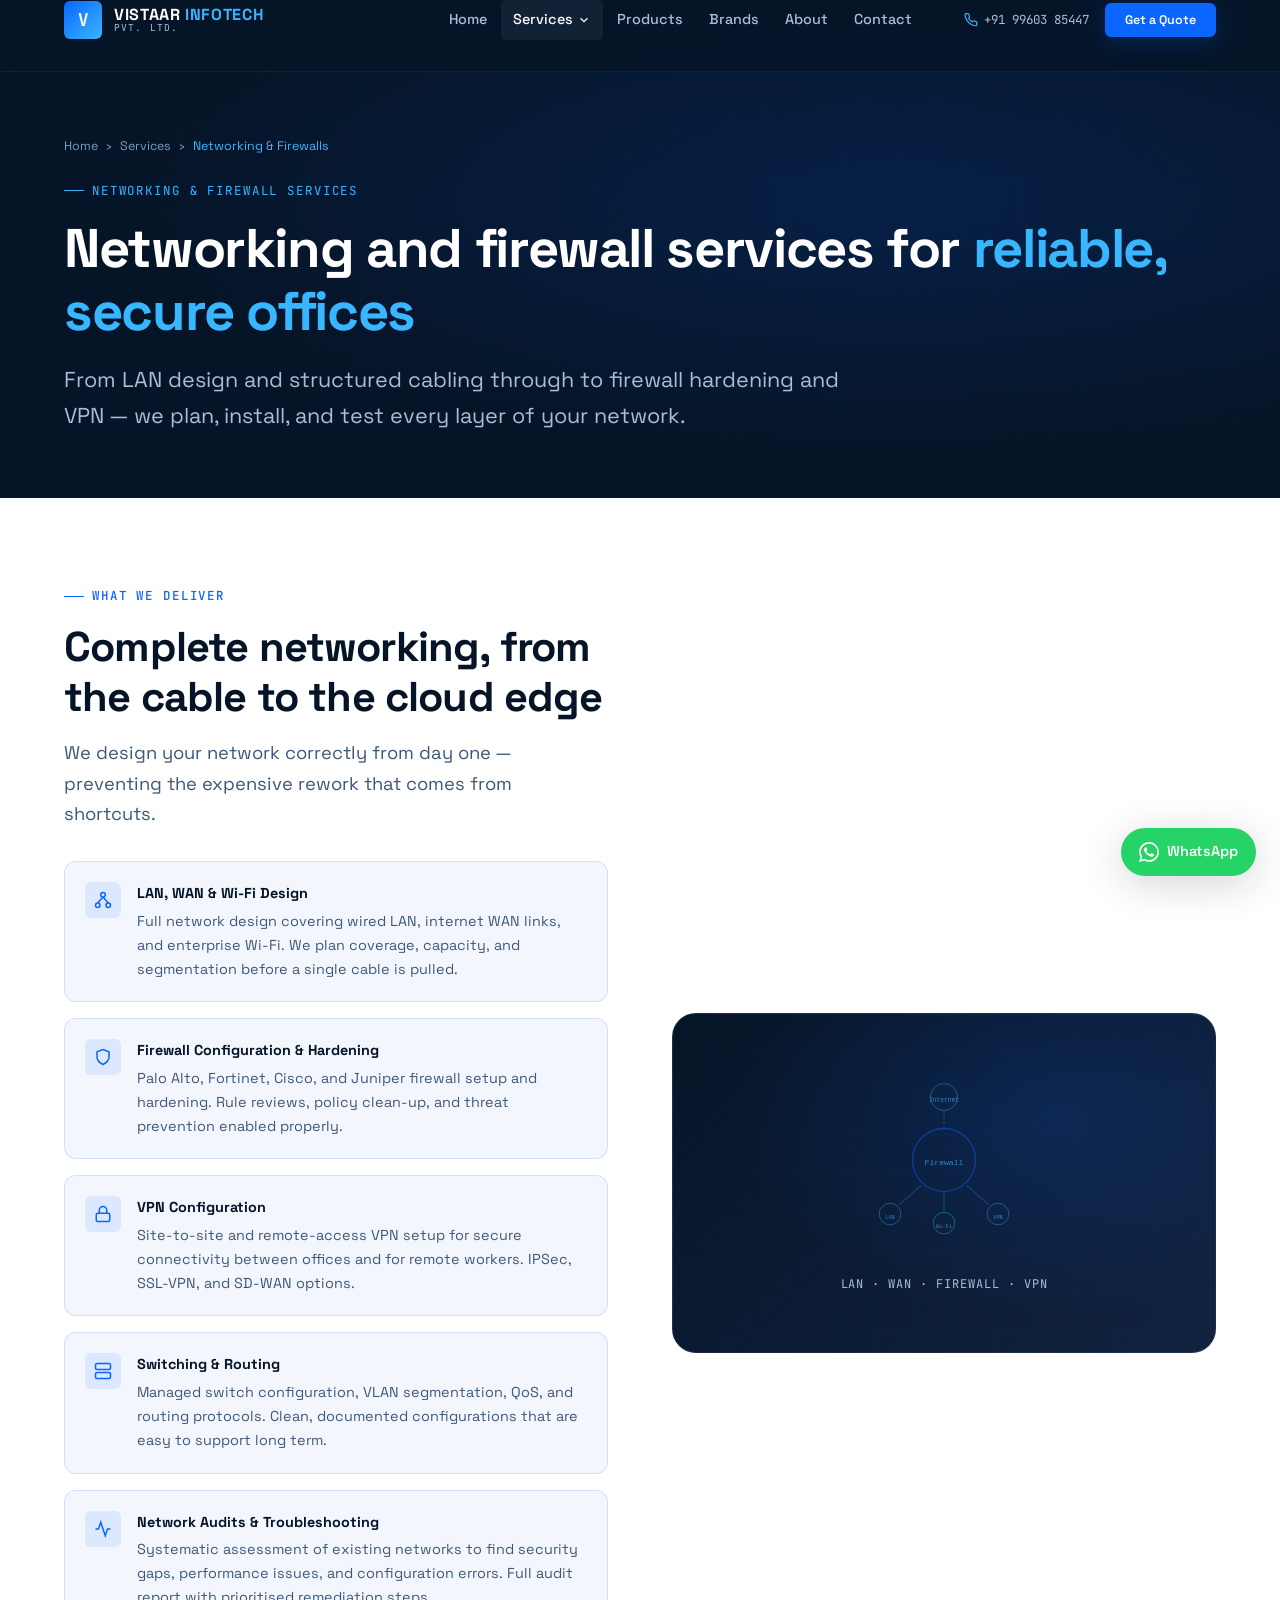
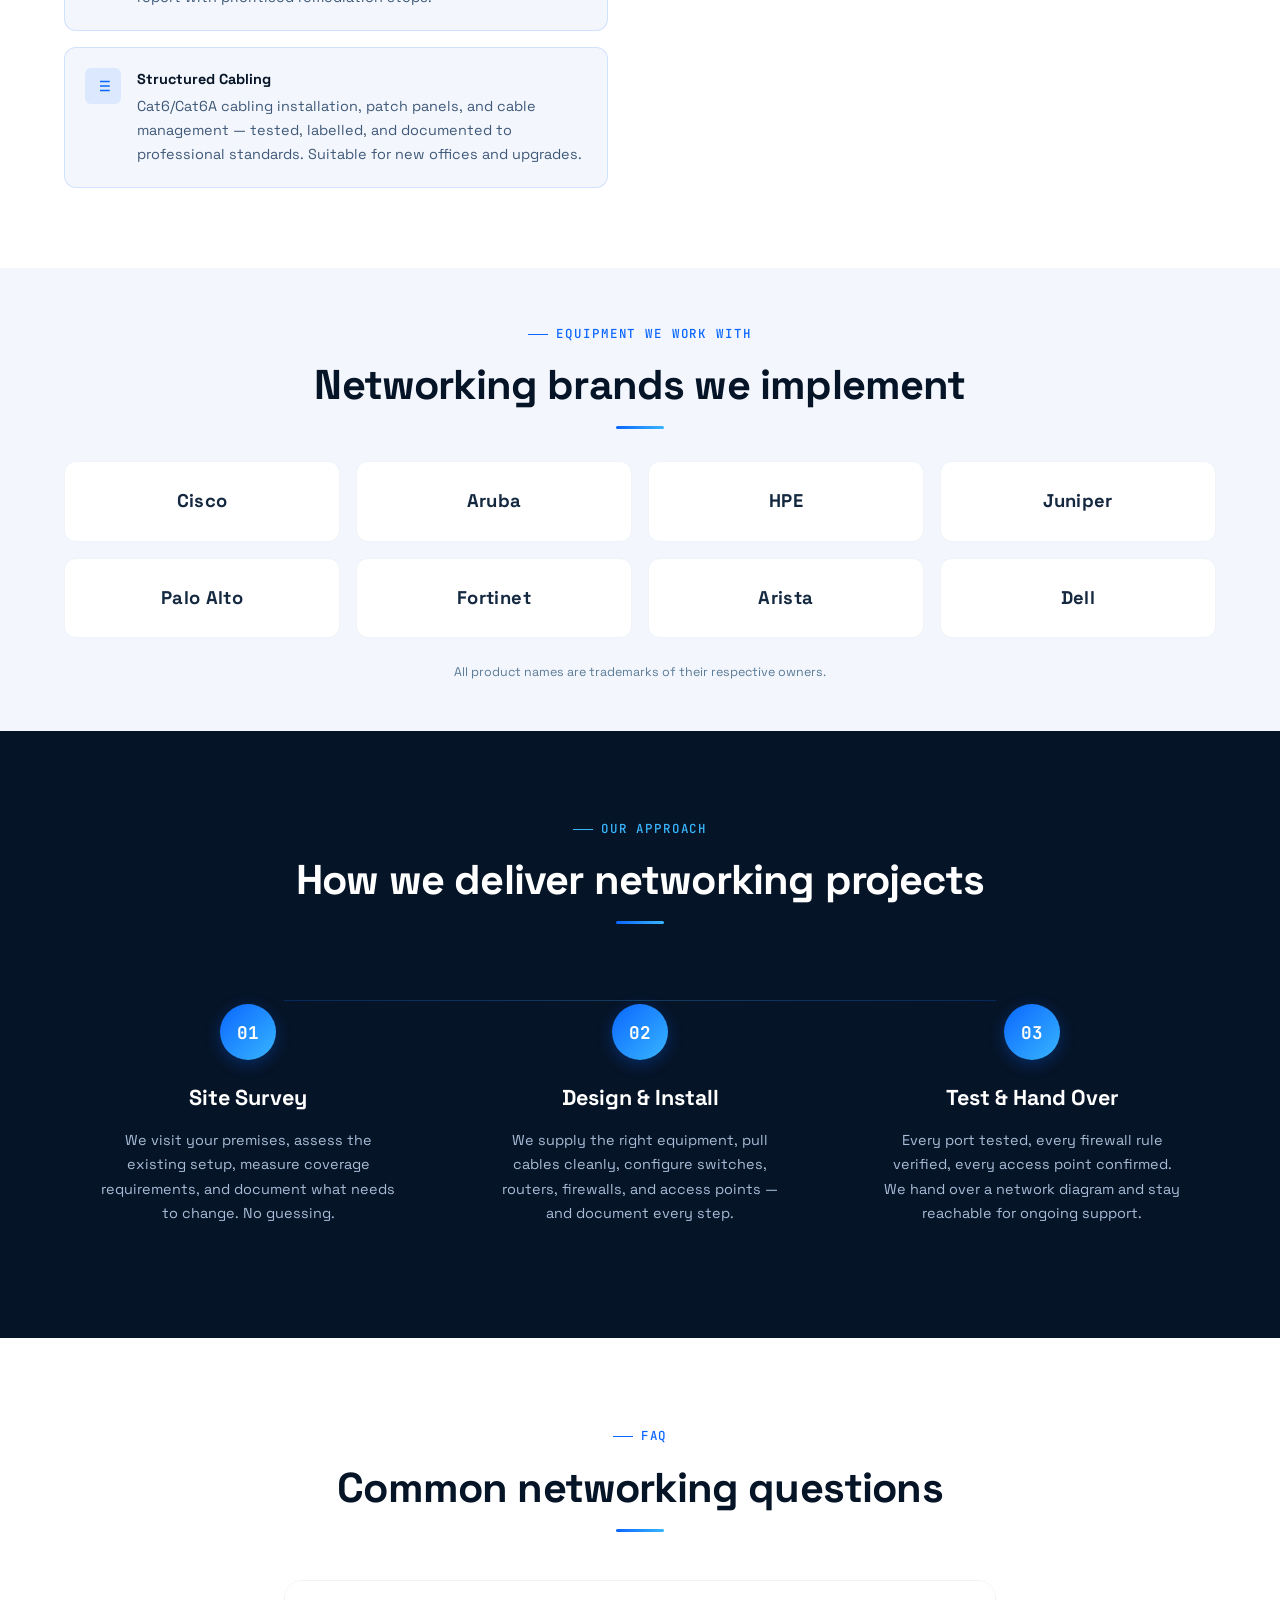
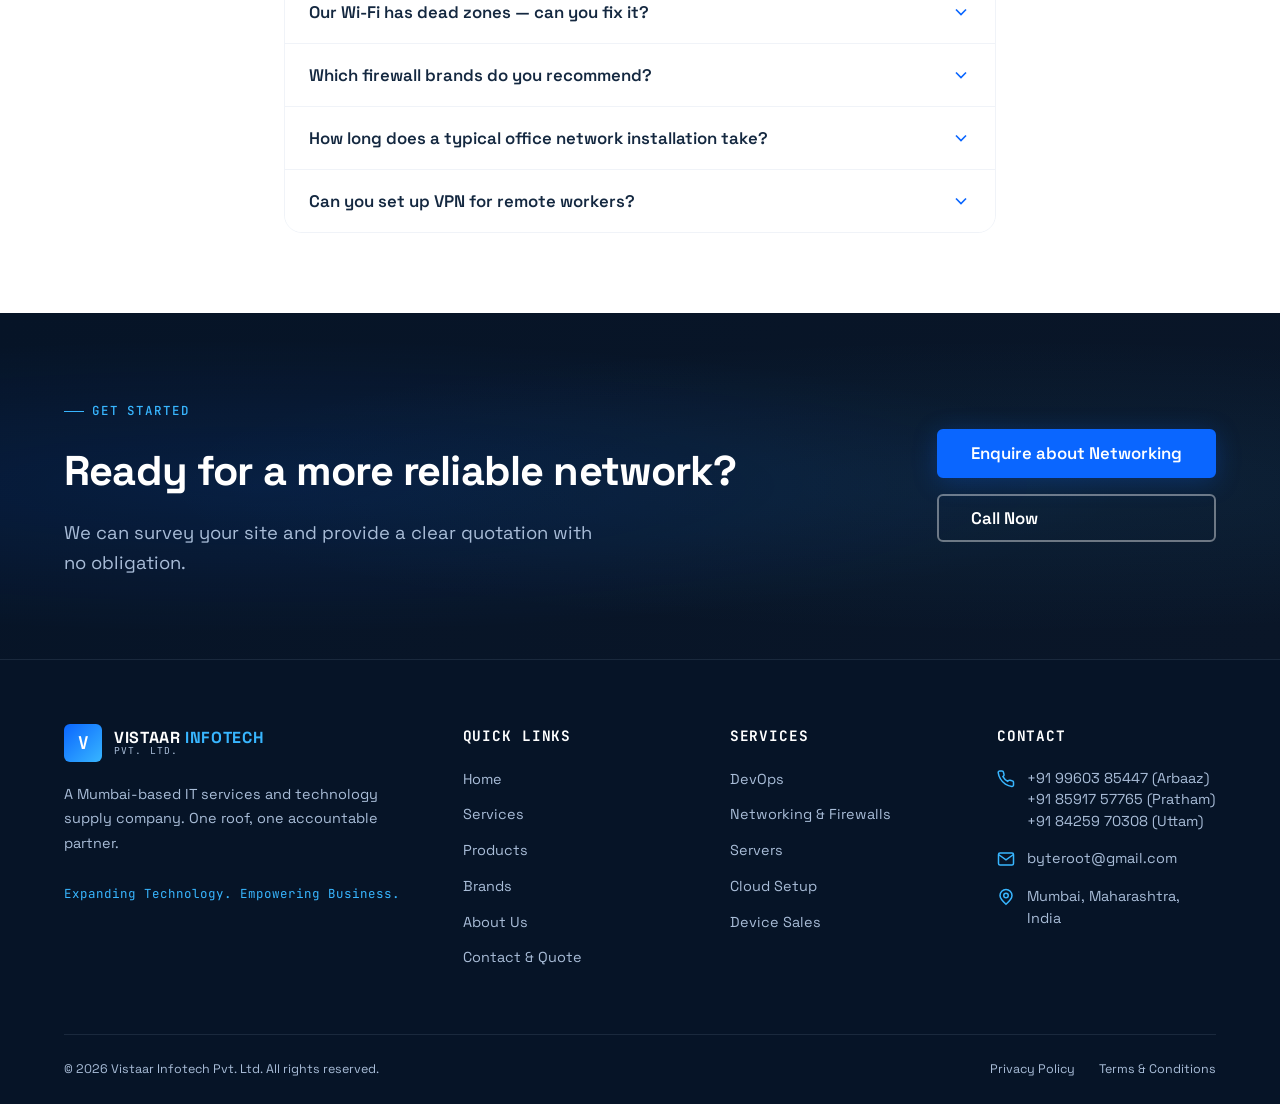
<file: networking.html>
<!DOCTYPE html>
<html lang="en">
<head>
  <meta charset="UTF-8" /><meta name="viewport" content="width=device-width, initial-scale=1.0" />
  <title>Networking & Firewall Services — LAN, WAN, Wi-Fi & VPN | Vistaar Infotech Mumbai</title>
  <meta name="description" content="Professional networking and firewall services in Mumbai: LAN/WAN design, firewall configuration and hardening, VPN setup, switching, routing, and structured cabling." />
  <link rel="canonical" href="https://vistaarinfotech.com/networking.html" />
  <link rel="icon" type="image/svg+xml" href="assets/icons/favicon.svg" />
  <link rel="preconnect" href="https://fonts.googleapis.com" /><link rel="preconnect" href="https://fonts.gstatic.com" crossorigin />
  <link href="https://fonts.googleapis.com/css2?family=Space+Grotesk:wght@300;400;500;600;700&family=JetBrains+Mono:wght@400;500;600&display=swap" rel="stylesheet" />
  <link rel="stylesheet" href="css/style.css" /><link rel="stylesheet" href="css/responsive.css" /><link rel="stylesheet" href="css/components.css" />
</head>
<body>
<header class="site-header" role="banner"><div class="container"><div class="header-inner">
  <a href="index.html" class="site-logo" aria-label="Vistaar Infotech — Home"><div class="logo-mark" aria-hidden="true">V</div><div class="logo-text"><span class="logo-name">VISTAAR <span>INFOTECH</span></span><span class="logo-sub">Pvt. Ltd.</span></div></a>
  <nav class="primary-nav" role="navigation" aria-label="Primary navigation">
    <div class="nav-item"><a href="index.html" class="nav-link">Home</a></div>
    <div class="nav-item"><a href="services.html" class="nav-link active" aria-haspopup="true">Services <svg xmlns="http://www.w3.org/2000/svg" viewBox="0 0 24 24" fill="none" stroke="currentColor" stroke-width="2" aria-hidden="true"><polyline points="6 9 12 15 18 9"/></svg></a>
      <div class="nav-dropdown" role="menu"><a href="services.html" class="dropdown-link" role="menuitem"><svg xmlns="http://www.w3.org/2000/svg" viewBox="0 0 24 24" fill="none" stroke="currentColor" stroke-width="2" aria-hidden="true"><rect x="3" y="3" width="7" height="7"/><rect x="14" y="3" width="7" height="7"/><rect x="14" y="14" width="7" height="7"/><rect x="3" y="14" width="7" height="7"/></svg>All Services</a><div class="dropdown-divider"></div><a href="devops.html" class="dropdown-link" role="menuitem"><svg xmlns="http://www.w3.org/2000/svg" viewBox="0 0 24 24" fill="none" stroke="currentColor" stroke-width="2" aria-hidden="true"><polyline points="16 3 21 3 21 8"/><line x1="4" y1="20" x2="21" y2="3"/><polyline points="21 16 21 21 16 21"/><line x1="15" y1="15" x2="21" y2="21"/></svg>DevOps</a><a href="networking.html" class="dropdown-link" role="menuitem"><svg xmlns="http://www.w3.org/2000/svg" viewBox="0 0 24 24" fill="none" stroke="currentColor" stroke-width="2" aria-hidden="true"><circle cx="12" cy="5" r="3"/><circle cx="5" cy="19" r="3"/><circle cx="19" cy="19" r="3"/><line x1="12" y1="8" x2="5" y2="16"/><line x1="12" y1="8" x2="19" y2="16"/></svg>Networking &amp; Firewalls</a><a href="servers.html" class="dropdown-link" role="menuitem"><svg xmlns="http://www.w3.org/2000/svg" viewBox="0 0 24 24" fill="none" stroke="currentColor" stroke-width="2" aria-hidden="true"><rect x="2" y="2" width="20" height="8" rx="2"/><rect x="2" y="14" width="20" height="8" rx="2"/><line x1="6" y1="6" x2="6.01" y2="6"/><line x1="6" y1="18" x2="6.01" y2="18"/></svg>Servers</a><a href="cloud.html" class="dropdown-link" role="menuitem"><svg xmlns="http://www.w3.org/2000/svg" viewBox="0 0 24 24" fill="none" stroke="currentColor" stroke-width="2" aria-hidden="true"><path d="M18 10h-1.26A8 8 0 1 0 9 20h9a5 5 0 0 0 0-10z"/></svg>Cloud Setup</a></div>
    </div>
    <div class="nav-item"><a href="products.html" class="nav-link">Products</a></div>
    <div class="nav-item"><a href="brands.html" class="nav-link">Brands</a></div>
    <div class="nav-item"><a href="about.html" class="nav-link">About</a></div>
    <div class="nav-item"><a href="contact.html" class="nav-link">Contact</a></div>
  </nav>
  <div class="header-cta"><a href="tel:+919960385447" class="header-phone" aria-label="Call"><svg xmlns="http://www.w3.org/2000/svg" viewBox="0 0 24 24" fill="none" stroke="currentColor" stroke-width="2" aria-hidden="true"><path d="M22 16.92v3a2 2 0 0 1-2.18 2 19.79 19.79 0 0 1-8.63-3.07A19.5 19.5 0 0 1 4.69 12 19.79 19.79 0 0 1 1.61 3.41 2 2 0 0 1 3.6 1.21h3a2 2 0 0 1 2 1.72c.127.96.361 1.903.7 2.81a2 2 0 0 1-.45 2.11L7.91 8.86a16 16 0 0 0 6.29 6.29l.95-.95a2 2 0 0 1 2.11-.45c.907.339 1.85.573 2.81.7A2 2 0 0 1 22 16.92z"/></svg>+91 99603 85447</a><a href="contact.html?service=Networking+and+Firewalls" class="btn btn--primary btn--sm">Get a Quote</a></div>
  <button class="hamburger" aria-label="Open navigation menu" aria-expanded="false" aria-controls="mobile-nav"><span class="hamburger-line"></span><span class="hamburger-line"></span><span class="hamburger-line"></span></button>
</div></div></header>
<nav class="mobile-nav" id="mobile-nav" aria-label="Mobile navigation" role="navigation"><div class="mobile-nav-links"><a href="index.html" class="mobile-nav-link">Home</a><a href="products.html" class="mobile-nav-link">Products</a><a href="brands.html" class="mobile-nav-link">Brands</a><a href="about.html" class="mobile-nav-link">About</a><a href="contact.html" class="mobile-nav-link">Contact</a><div class="mobile-nav-group"><p class="mobile-nav-group-label">Services</p><a href="services.html" class="mobile-sub-link">All Services</a><a href="devops.html" class="mobile-sub-link">DevOps</a><a href="networking.html" class="mobile-sub-link active">Networking &amp; Firewalls</a><a href="servers.html" class="mobile-sub-link">Servers</a><a href="cloud.html" class="mobile-sub-link">Cloud Setup</a></div></div><div class="mobile-nav-cta"><a href="contact.html?service=Networking+and+Firewalls" class="btn btn--primary w-full" style="justify-content:center;">Get a Quote</a><a href="tel:+919960385447" class="btn btn--outline-light w-full" style="justify-content:center;">Call Us Now</a></div></nav>

<main id="main-content">
<section class="page-hero" aria-labelledby="page-title">
  <div class="container"><div class="page-hero-content">
    <nav class="breadcrumb" aria-label="Breadcrumb"><a href="index.html">Home</a><span class="breadcrumb-sep" aria-hidden="true">›</span><a href="services.html">Services</a><span class="breadcrumb-sep" aria-hidden="true">›</span><span class="breadcrumb-current">Networking &amp; Firewalls</span></nav>
    <div class="page-hero-label" aria-hidden="true">Networking &amp; Firewall Services</div>
    <h1 id="page-title">Networking and firewall services for <span>reliable, secure offices</span></h1>
    <p class="page-hero-sub">From LAN design and structured cabling through to firewall hardening and VPN — we plan, install, and test every layer of your network.</p>
  </div></div>
</section>

<section class="section" aria-labelledby="deliver-heading">
  <div class="container">
    <div class="two-col">
      <div>
        <span class="section-label section-label--dark">What We Deliver</span>
        <h2 class="section-heading" id="deliver-heading">Complete networking, from the cable to the cloud edge</h2>
        <p class="section-subheading" style="margin-bottom:var(--sp-8);">We design your network correctly from day one — preventing the expensive rework that comes from shortcuts.</p>
        <div class="service-feature-list animate-fade-up">
          <div class="service-feature-item"><div class="service-feature-icon" aria-hidden="true"><svg xmlns="http://www.w3.org/2000/svg" viewBox="0 0 24 24" fill="none" stroke="currentColor" stroke-width="2"><circle cx="12" cy="5" r="3"/><circle cx="5" cy="19" r="3"/><circle cx="19" cy="19" r="3"/><line x1="12" y1="8" x2="5" y2="16"/><line x1="12" y1="8" x2="19" y2="16"/></svg></div><div><h3 class="service-feature-title">LAN, WAN &amp; Wi-Fi Design</h3><p class="service-feature-body">Full network design covering wired LAN, internet WAN links, and enterprise Wi-Fi. We plan coverage, capacity, and segmentation before a single cable is pulled.</p></div></div>
          <div class="service-feature-item"><div class="service-feature-icon" aria-hidden="true"><svg xmlns="http://www.w3.org/2000/svg" viewBox="0 0 24 24" fill="none" stroke="currentColor" stroke-width="2"><path d="M12 22s8-4 8-10V5l-8-3-8 3v7c0 6 8 10 8 10z"/></svg></div><div><h3 class="service-feature-title">Firewall Configuration &amp; Hardening</h3><p class="service-feature-body">Palo Alto, Fortinet, Cisco, and Juniper firewall setup and hardening. Rule reviews, policy clean-up, and threat prevention enabled properly.</p></div></div>
          <div class="service-feature-item"><div class="service-feature-icon" aria-hidden="true"><svg xmlns="http://www.w3.org/2000/svg" viewBox="0 0 24 24" fill="none" stroke="currentColor" stroke-width="2"><rect x="3" y="11" width="18" height="11" rx="2" ry="2"/><path d="M7 11V7a5 5 0 0 1 10 0v4"/></svg></div><div><h3 class="service-feature-title">VPN Configuration</h3><p class="service-feature-body">Site-to-site and remote-access VPN setup for secure connectivity between offices and for remote workers. IPSec, SSL-VPN, and SD-WAN options.</p></div></div>
          <div class="service-feature-item"><div class="service-feature-icon" aria-hidden="true"><svg xmlns="http://www.w3.org/2000/svg" viewBox="0 0 24 24" fill="none" stroke="currentColor" stroke-width="2"><rect x="2" y="2" width="20" height="8" rx="2"/><rect x="2" y="14" width="20" height="8" rx="2"/><line x1="6" y1="6" x2="6.01" y2="6"/><line x1="6" y1="18" x2="6.01" y2="18"/></svg></div><div><h3 class="service-feature-title">Switching &amp; Routing</h3><p class="service-feature-body">Managed switch configuration, VLAN segmentation, QoS, and routing protocols. Clean, documented configurations that are easy to support long term.</p></div></div>
          <div class="service-feature-item"><div class="service-feature-icon" aria-hidden="true"><svg xmlns="http://www.w3.org/2000/svg" viewBox="0 0 24 24" fill="none" stroke="currentColor" stroke-width="2"><polyline points="22 12 18 12 15 21 9 3 6 12 2 12"/></svg></div><div><h3 class="service-feature-title">Network Audits &amp; Troubleshooting</h3><p class="service-feature-body">Systematic assessment of existing networks to find security gaps, performance issues, and configuration errors. Full audit report with prioritised remediation steps.</p></div></div>
          <div class="service-feature-item"><div class="service-feature-icon" aria-hidden="true"><svg xmlns="http://www.w3.org/2000/svg" viewBox="0 0 24 24" fill="none" stroke="currentColor" stroke-width="2"><line x1="8" y1="6" x2="21" y2="6"/><line x1="8" y1="12" x2="21" y2="12"/><line x1="8" y1="18" x2="21" y2="18"/><line x1="3" y1="6" x2="3.01" y2="6"/><line x1="3" y1="12" x2="3.01" y2="12"/><line x1="3" y1="18" x2="3.01" y2="18"/></svg></div><div><h3 class="service-feature-title">Structured Cabling</h3><p class="service-feature-body">Cat6/Cat6A cabling installation, patch panels, and cable management — tested, labelled, and documented to professional standards. Suitable for new offices and upgrades.</p></div></div>
        </div>
      </div>
      <div class="visual-block" aria-hidden="true"><div class="visual-block-inner">
        <svg viewBox="0 0 200 200" xmlns="http://www.w3.org/2000/svg" width="180" opacity="0.7">
          <circle cx="100" cy="100" r="35" fill="none" stroke="#0A66FF" stroke-width="1.5" opacity="0.6"/>
          <text x="100" y="105" text-anchor="middle" fill="#38B6FF" font-size="9" font-family="monospace">Firewall</text>
          <circle cx="100" cy="30" r="15" fill="none" stroke="#38B6FF" stroke-width="1" opacity="0.6"/><text x="100" y="35" text-anchor="middle" fill="#38B6FF" font-size="7" font-family="monospace">Internet</text>
          <line x1="100" y1="45" x2="100" y2="65" stroke="#38B6FF" stroke-width="1" stroke-dasharray="4,2" opacity="0.5"/>
          <circle cx="40" cy="160" r="12" fill="none" stroke="#38B6FF" stroke-width="1" opacity="0.6"/><text x="40" y="165" text-anchor="middle" fill="#38B6FF" font-size="6" font-family="monospace">LAN</text>
          <line x1="75" y1="128" x2="50" y2="150" stroke="#38B6FF" stroke-width="1" opacity="0.5"/>
          <circle cx="100" cy="170" r="12" fill="none" stroke="#38B6FF" stroke-width="1" opacity="0.6"/><text x="100" y="175" text-anchor="middle" fill="#38B6FF" font-size="6" font-family="monospace">Wi-Fi</text>
          <line x1="100" y1="135" x2="100" y2="158" stroke="#38B6FF" stroke-width="1" opacity="0.5"/>
          <circle cx="160" cy="160" r="12" fill="none" stroke="#38B6FF" stroke-width="1" opacity="0.6"/><text x="160" y="165" text-anchor="middle" fill="#38B6FF" font-size="6" font-family="monospace">VPN</text>
          <line x1="125" y1="128" x2="150" y2="150" stroke="#38B6FF" stroke-width="1" opacity="0.5"/>
        </svg>
        <p style="color:var(--silver-dark);font-size:0.75rem;font-family:var(--font-mono);margin-top:var(--sp-4);letter-spacing:.08em;">LAN · WAN · FIREWALL · VPN</p>
      </div></div>
    </div>
  </div>
</section>

<!-- BRANDS -->
<section class="section--sm section--soft" aria-labelledby="net-brands-heading">
  <div class="container">
    <div class="section-header section-header--center" style="margin-bottom:var(--sp-8);">
      <span class="section-label section-label--dark">Equipment We Work With</span>
      <h2 class="section-heading" id="net-brands-heading">Networking brands we implement</h2>
      <span class="heading-line" aria-hidden="true"></span>
    </div>
    <div class="brand-grid animate-fade-up" role="list">
      <div class="brand-tile" role="listitem"><span class="brand-name">Cisco</span></div>
      <div class="brand-tile" role="listitem"><span class="brand-name">Aruba</span></div>
      <div class="brand-tile" role="listitem"><span class="brand-name">HPE</span></div>
      <div class="brand-tile" role="listitem"><span class="brand-name">Juniper</span></div>
      <div class="brand-tile" role="listitem"><span class="brand-name">Palo Alto</span></div>
      <div class="brand-tile" role="listitem"><span class="brand-name">Fortinet</span></div>
      <div class="brand-tile" role="listitem"><span class="brand-name">Arista</span></div>
      <div class="brand-tile" role="listitem"><span class="brand-name">Dell</span></div>
    </div>
    <p class="text-center mt-6" style="font-size:var(--fs-xs);color:var(--text-muted2);">All product names are trademarks of their respective owners.</p>
  </div>
</section>

<!-- PROCESS -->
<section class="section section--dark" aria-labelledby="process-heading">
  <div class="container">
    <div class="section-header section-header--center">
      <span class="section-label">Our Approach</span>
      <h2 class="section-heading section-heading--light" id="process-heading">How we deliver networking projects</h2>
      <span class="heading-line" aria-hidden="true"></span>
    </div>
    <div class="process-grid animate-fade-up" role="list">
      <div class="process-step" role="listitem"><div class="step-number" aria-hidden="true">01</div><h3 style="color:var(--white);font-size:var(--fs-lg);font-weight:700;margin-bottom:var(--sp-3);">Site Survey</h3><p style="color:var(--silver-dark);font-size:var(--fs-sm);line-height:1.7;">We visit your premises, assess the existing setup, measure coverage requirements, and document what needs to change. No guessing.</p></div>
      <div class="process-step" role="listitem"><div class="step-number" aria-hidden="true">02</div><h3 style="color:var(--white);font-size:var(--fs-lg);font-weight:700;margin-bottom:var(--sp-3);">Design &amp; Install</h3><p style="color:var(--silver-dark);font-size:var(--fs-sm);line-height:1.7;">We supply the right equipment, pull cables cleanly, configure switches, routers, firewalls, and access points — and document every step.</p></div>
      <div class="process-step" role="listitem"><div class="step-number" aria-hidden="true">03</div><h3 style="color:var(--white);font-size:var(--fs-lg);font-weight:700;margin-bottom:var(--sp-3);">Test &amp; Hand Over</h3><p style="color:var(--silver-dark);font-size:var(--fs-sm);line-height:1.7;">Every port tested, every firewall rule verified, every access point confirmed. We hand over a network diagram and stay reachable for ongoing support.</p></div>
    </div>
  </div>
</section>

<!-- FAQ -->
<section class="section" aria-labelledby="faq-heading">
  <div class="container" style="max-width:760px;">
    <div class="section-header section-header--center"><span class="section-label section-label--dark">FAQ</span><h2 class="section-heading" id="faq-heading">Common networking questions</h2><span class="heading-line" aria-hidden="true"></span></div>
    <div class="accordion" role="list">
      <div class="accordion-item" role="listitem"><button class="accordion-header" aria-expanded="false">Our Wi-Fi has dead zones — can you fix it?<svg xmlns="http://www.w3.org/2000/svg" viewBox="0 0 24 24" fill="none" stroke="currentColor" stroke-width="2" class="accordion-icon" aria-hidden="true"><polyline points="6 9 12 15 18 9"/></svg></button><div class="accordion-body"><div class="accordion-body-inner">Yes. We perform a site survey to identify coverage gaps, interference sources, and access point placement issues. In most cases existing equipment can be repositioned or supplemented rather than replaced entirely, which controls costs.</div></div></div>
      <div class="accordion-item" role="listitem"><button class="accordion-header" aria-expanded="false">Which firewall brands do you recommend?<svg xmlns="http://www.w3.org/2000/svg" viewBox="0 0 24 24" fill="none" stroke="currentColor" stroke-width="2" class="accordion-icon" aria-hidden="true"><polyline points="6 9 12 15 18 9"/></svg></button><div class="accordion-body"><div class="accordion-body-inner">We work with Palo Alto Networks, Fortinet, Cisco, and Juniper. Our recommendation depends on your budget, team's skill set, and required features. We do not favour a brand for commercial reasons — we recommend what is most appropriate for your environment.</div></div></div>
      <div class="accordion-item" role="listitem"><button class="accordion-header" aria-expanded="false">How long does a typical office network installation take?<svg xmlns="http://www.w3.org/2000/svg" viewBox="0 0 24 24" fill="none" stroke="currentColor" stroke-width="2" class="accordion-icon" aria-hidden="true"><polyline points="6 9 12 15 18 9"/></svg></button><div class="accordion-body"><div class="accordion-body-inner">A small office LAN and Wi-Fi setup can be completed in one to two days. Larger deployments with structured cabling, complex firewall policies, and VPN configuration may take one to three weeks. We provide a project timeline in the quotation.</div></div></div>
      <div class="accordion-item" role="listitem"><button class="accordion-header" aria-expanded="false">Can you set up VPN for remote workers?<svg xmlns="http://www.w3.org/2000/svg" viewBox="0 0 24 24" fill="none" stroke="currentColor" stroke-width="2" class="accordion-icon" aria-hidden="true"><polyline points="6 9 12 15 18 9"/></svg></button><div class="accordion-body"><div class="accordion-body-inner">Yes. We configure SSL-VPN and IPSec remote-access VPN on your existing firewall, or recommend and supply a suitable appliance if needed. We also configure MFA and split-tunnelling to keep remote access secure and efficient.</div></div></div>
    </div>
  </div>
</section>

<!-- CTA -->
<section class="section cta-band" aria-labelledby="cta-heading">
  <div class="container"><div class="cta-band-grid">
    <div class="cta-band-text"><span class="section-label">Get Started</span><h2 class="cta-band-heading" id="cta-heading">Ready for a more reliable network?</h2><p class="cta-band-sub">We can survey your site and provide a clear quotation with no obligation.</p></div>
    <div class="cta-band-actions"><a href="contact.html?service=Networking+and+Firewalls" class="btn btn--primary btn--lg">Enquire about Networking</a><a href="tel:+919960385447" class="btn btn--outline-light btn--lg">Call Now</a></div>
  </div></div>
</section>
</main>

<!-- FOOTER -->
<footer class="site-footer" role="contentinfo"><div class="container"><div class="footer-main"><div class="footer-brand"><div class="footer-logo"><a href="index.html" class="site-logo"><div class="logo-mark" aria-hidden="true">V</div><div class="logo-text"><span class="logo-name">VISTAAR <span>INFOTECH</span></span><span class="logo-sub">Pvt. Ltd.</span></div></a></div><p class="footer-desc">A Mumbai-based IT services and technology supply company. One roof, one accountable partner.</p><span class="footer-tagline">Expanding Technology. Empowering Business.</span></div><div><h3 class="footer-col-title">Quick Links</h3><nav class="footer-links"><a href="index.html" class="footer-link">Home</a><a href="services.html" class="footer-link">Services</a><a href="products.html" class="footer-link">Products</a><a href="brands.html" class="footer-link">Brands</a><a href="about.html" class="footer-link">About Us</a><a href="contact.html" class="footer-link">Contact &amp; Quote</a></nav></div><div><h3 class="footer-col-title">Services</h3><nav class="footer-links"><a href="devops.html" class="footer-link">DevOps</a><a href="networking.html" class="footer-link">Networking &amp; Firewalls</a><a href="servers.html" class="footer-link">Servers</a><a href="cloud.html" class="footer-link">Cloud Setup</a><a href="products.html" class="footer-link">Device Sales</a></nav></div><div><h3 class="footer-col-title">Contact</h3><address style="font-style:normal;"><div class="footer-contact-item"><svg class="footer-contact-icon" xmlns="http://www.w3.org/2000/svg" viewBox="0 0 24 24" fill="none" stroke="currentColor" stroke-width="2" aria-hidden="true"><path d="M22 16.92v3a2 2 0 0 1-2.18 2 19.79 19.79 0 0 1-8.63-3.07A19.5 19.5 0 0 1 4.69 12 19.79 19.79 0 0 1 1.61 3.41 2 2 0 0 1 3.6 1.21h3a2 2 0 0 1 2 1.72c.127.96.361 1.903.7 2.81a2 2 0 0 1-.45 2.11L7.91 8.86a16 16 0 0 0 6.29 6.29l.95-.95a2 2 0 0 1 2.11-.45c.907.339 1.85.573 2.81.7A2 2 0 0 1 22 16.92z"/></svg><div class="footer-contact-text"><a href="tel:+919960385447">+91 99603 85447</a> (Arbaaz)<br><a href="tel:+918591757765">+91 85917 57765</a> (Pratham)<br><a href="tel:+918425970308">+91 84259 70308</a> (Uttam)</div></div><div class="footer-contact-item"><svg class="footer-contact-icon" xmlns="http://www.w3.org/2000/svg" viewBox="0 0 24 24" fill="none" stroke="currentColor" stroke-width="2" aria-hidden="true"><path d="M4 4h16c1.1 0 2 .9 2 2v12c0 1.1-.9 2-2 2H4c-1.1 0-2-.9-2-2V6c0-1.1.9-2 2-2z"/><polyline points="22,6 12,13 2,6"/></svg><div class="footer-contact-text"><a href="mailto:byteroot@gmail.com">byteroot@gmail.com</a></div></div><div class="footer-contact-item"><svg class="footer-contact-icon" xmlns="http://www.w3.org/2000/svg" viewBox="0 0 24 24" fill="none" stroke="currentColor" stroke-width="2" aria-hidden="true"><circle cx="12" cy="10" r="3"/><path d="M12 21.7C17.3 17 20 13 20 10a8 8 0 1 0-16 0c0 3 2.7 6.9 8 11.7z"/></svg><div class="footer-contact-text">Mumbai, Maharashtra, India</div></div></address></div></div><div class="footer-bottom"><p class="footer-bottom-text">&copy; 2026 Vistaar Infotech Pvt. Ltd. All rights reserved.</p><nav class="footer-bottom-links"><a href="privacy-policy.html" class="footer-bottom-link">Privacy Policy</a><a href="terms.html" class="footer-bottom-link">Terms &amp; Conditions</a></nav></div></div></footer>
<div class="float-actions"><a href="#" id="float-wa" class="float-btn float-btn--wa" aria-label="Chat on WhatsApp" rel="noopener"><svg xmlns="http://www.w3.org/2000/svg" width="20" height="20" viewBox="0 0 24 24" fill="currentColor" aria-hidden="true"><path d="M17.472 14.382c-.297-.149-1.758-.867-2.03-.967-.273-.099-.471-.148-.67.15-.197.297-.767.966-.94 1.164-.173.199-.347.223-.644.075-.297-.15-1.255-.463-2.39-1.475-.883-.788-1.48-1.761-1.653-2.059-.173-.297-.018-.458.13-.606.134-.133.298-.347.446-.52.149-.174.198-.298.298-.497.099-.198.05-.371-.025-.52-.075-.149-.669-1.612-.916-2.207-.242-.579-.487-.5-.669-.51-.173-.008-.371-.01-.57-.01-.198 0-.52.074-.792.372-.272.297-1.04 1.016-1.04 2.479 0 1.462 1.065 2.875 1.213 3.074.149.198 2.096 3.2 5.077 4.487.709.306 1.262.489 1.694.625.712.227 1.36.195 1.871.118.571-.085 1.758-.719 2.006-1.413.248-.694.248-1.289.173-1.413-.074-.124-.272-.198-.57-.347m-5.421 7.403h-.004a9.87 9.87 0 0 1-5.031-1.378l-.361-.214-3.741.982.998-3.648-.235-.374a9.86 9.86 0 0 1-1.51-5.26c.001-5.45 4.436-9.884 9.888-9.884 2.64 0 5.122 1.03 6.988 2.898a9.825 9.825 0 0 1 2.893 6.994c-.003 5.45-4.437 9.884-9.885 9.884m8.413-18.297A11.815 11.815 0 0 0 12.05 0C5.495 0 .16 5.335.157 11.892c0 2.096.547 4.142 1.588 5.945L.057 24l6.305-1.654a11.882 11.882 0 0 0 5.683 1.448h.005c6.554 0 11.89-5.335 11.893-11.893a11.821 11.821 0 0 0-3.48-8.413Z"/></svg><span class="float-btn-label">WhatsApp</span></a></div>
<div class="mobile-contact-bar" role="complementary"><a href="tel:+919960385447" class="mcb-call" aria-label="Call"><svg xmlns="http://www.w3.org/2000/svg" viewBox="0 0 24 24" fill="none" stroke="currentColor" stroke-width="2" aria-hidden="true"><path d="M22 16.92v3a2 2 0 0 1-2.18 2 19.79 19.79 0 0 1-8.63-3.07A19.5 19.5 0 0 1 4.69 12 19.79 19.79 0 0 1 1.61 3.41 2 2 0 0 1 3.6 1.21h3a2 2 0 0 1 2 1.72c.127.96.361 1.903.7 2.81a2 2 0 0 1-.45 2.11L7.91 8.86a16 16 0 0 0 6.29 6.29l.95-.95a2 2 0 0 1 2.11-.45c.907.339 1.85.573 2.81.7A2 2 0 0 1 22 16.92z"/></svg>Call</a><a href="#" id="mobile-wa" class="mcb-wa" aria-label="WhatsApp"><svg xmlns="http://www.w3.org/2000/svg" viewBox="0 0 24 24" fill="currentColor" aria-hidden="true"><path d="M17.472 14.382c-.297-.149-1.758-.867-2.03-.967-.273-.099-.471-.148-.67.15-.197.297-.767.966-.94 1.164-.173.199-.347.223-.644.075-.297-.15-1.255-.463-2.39-1.475-.883-.788-1.48-1.761-1.653-2.059-.173-.297-.018-.458.13-.606.134-.133.298-.347.446-.52.149-.174.198-.298.298-.497.099-.198.05-.371-.025-.52-.075-.149-.669-1.612-.916-2.207-.242-.579-.487-.5-.669-.51-.173-.008-.371-.01-.57-.01-.198 0-.52.074-.792.372-.272.297-1.04 1.016-1.04 2.479 0 1.462 1.065 2.875 1.213 3.074.149.198 2.096 3.2 5.077 4.487.709.306 1.262.489 1.694.625.712.227 1.36.195 1.871.118.571-.085 1.758-.719 2.006-1.413.248-.694.248-1.289.173-1.413-.074-.124-.272-.198-.57-.347m-5.421 7.403h-.004a9.87 9.87 0 0 1-5.031-1.378l-.361-.214-3.741.982.998-3.648-.235-.374a9.86 9.86 0 0 1-1.51-5.26c.001-5.45 4.436-9.884 9.888-9.884 2.64 0 5.122 1.03 6.988 2.898a9.825 9.825 0 0 1 2.893 6.994c-.003 5.45-4.437 9.884-9.885 9.884m8.413-18.297A11.815 11.815 0 0 0 12.05 0C5.495 0 .16 5.335.157 11.892c0 2.096.547 4.142 1.588 5.945L.057 24l6.305-1.654a11.882 11.882 0 0 0 5.683 1.448h.005c6.554 0 11.89-5.335 11.893-11.893a11.821 11.821 0 0 0-3.48-8.413Z"/></svg>WhatsApp</a><a href="mailto:byteroot@gmail.com" class="mcb-mail" aria-label="Email"><svg xmlns="http://www.w3.org/2000/svg" viewBox="0 0 24 24" fill="none" stroke="currentColor" stroke-width="2" aria-hidden="true"><path d="M4 4h16c1.1 0 2 .9 2 2v12c0 1.1-.9 2-2 2H4c-1.1 0-2-.9-2-2V6c0-1.1.9-2 2-2z"/><polyline points="22,6 12,13 2,6"/></svg>Email</a></div>
<script src="js/config.js"></script><script src="js/navigation.js"></script><script src="js/main.js"></script><script src="js/contact.js"></script>
</body>
</html>
</file>
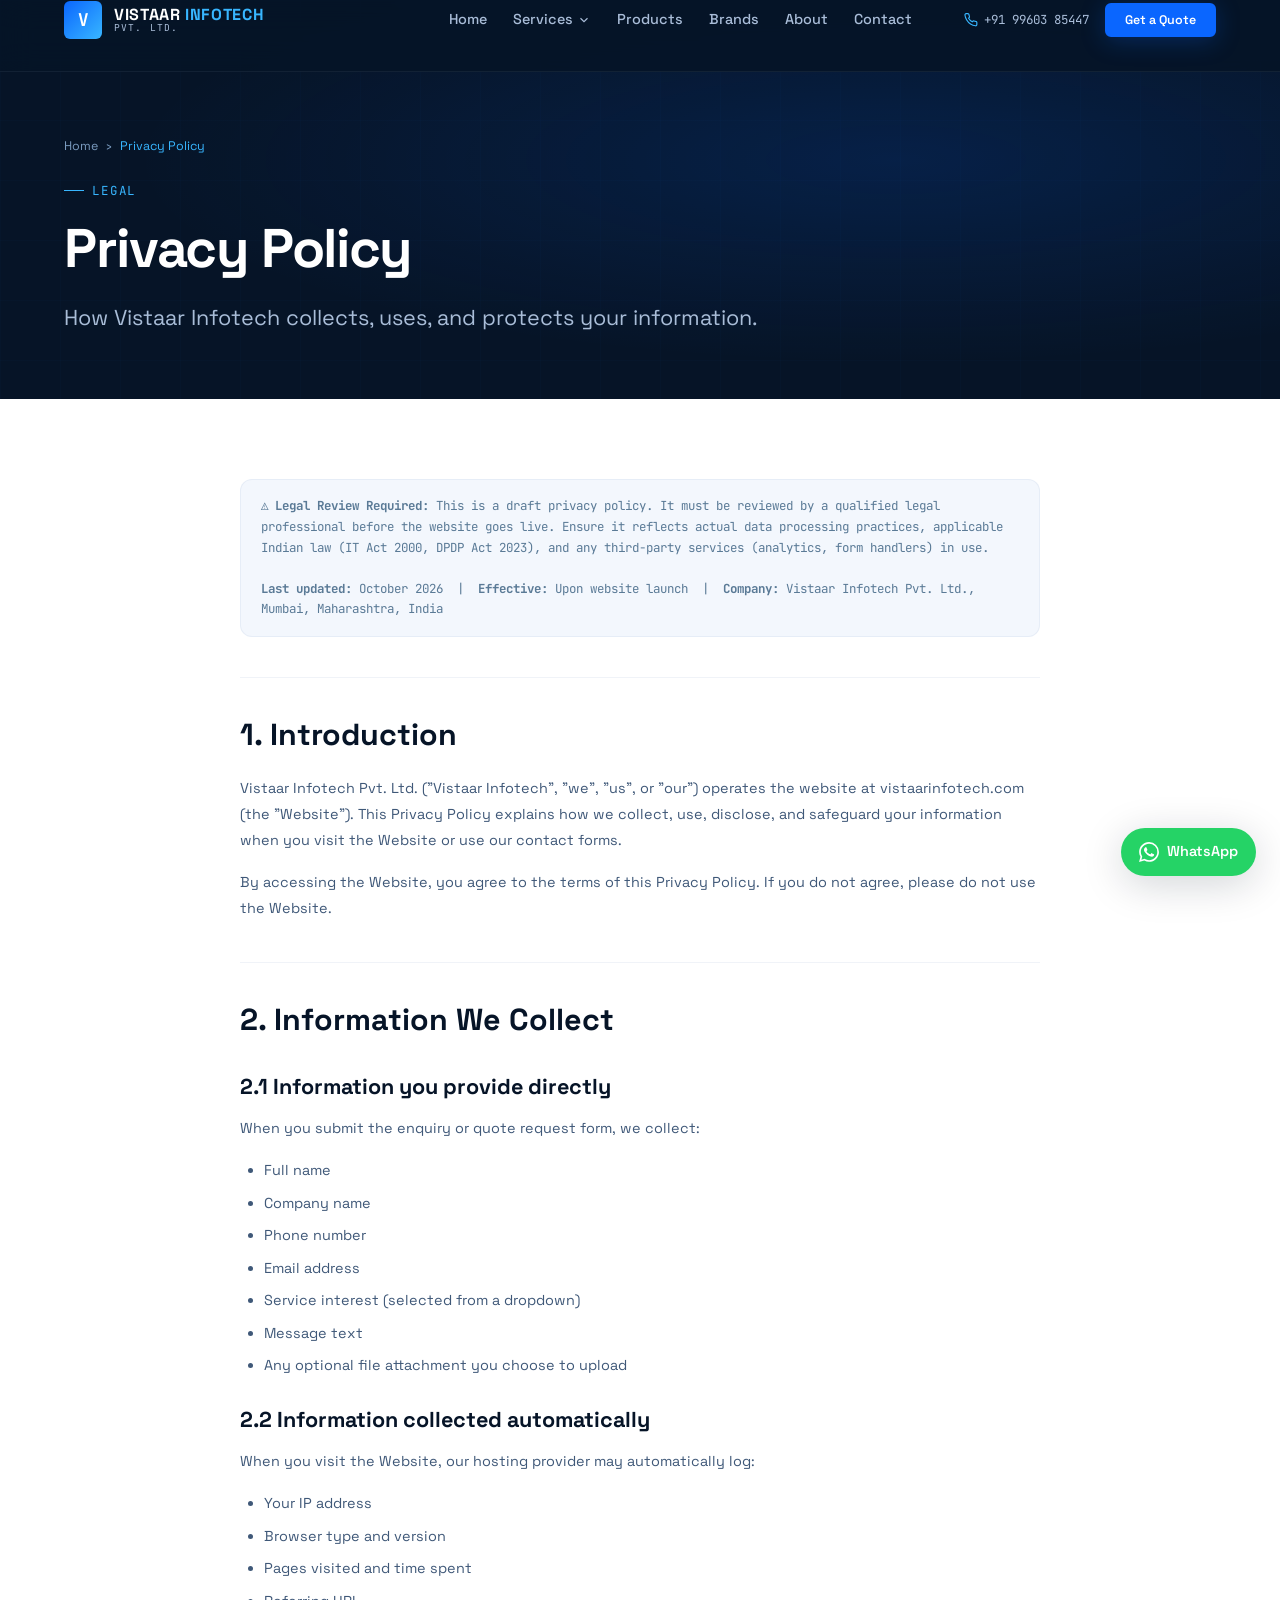
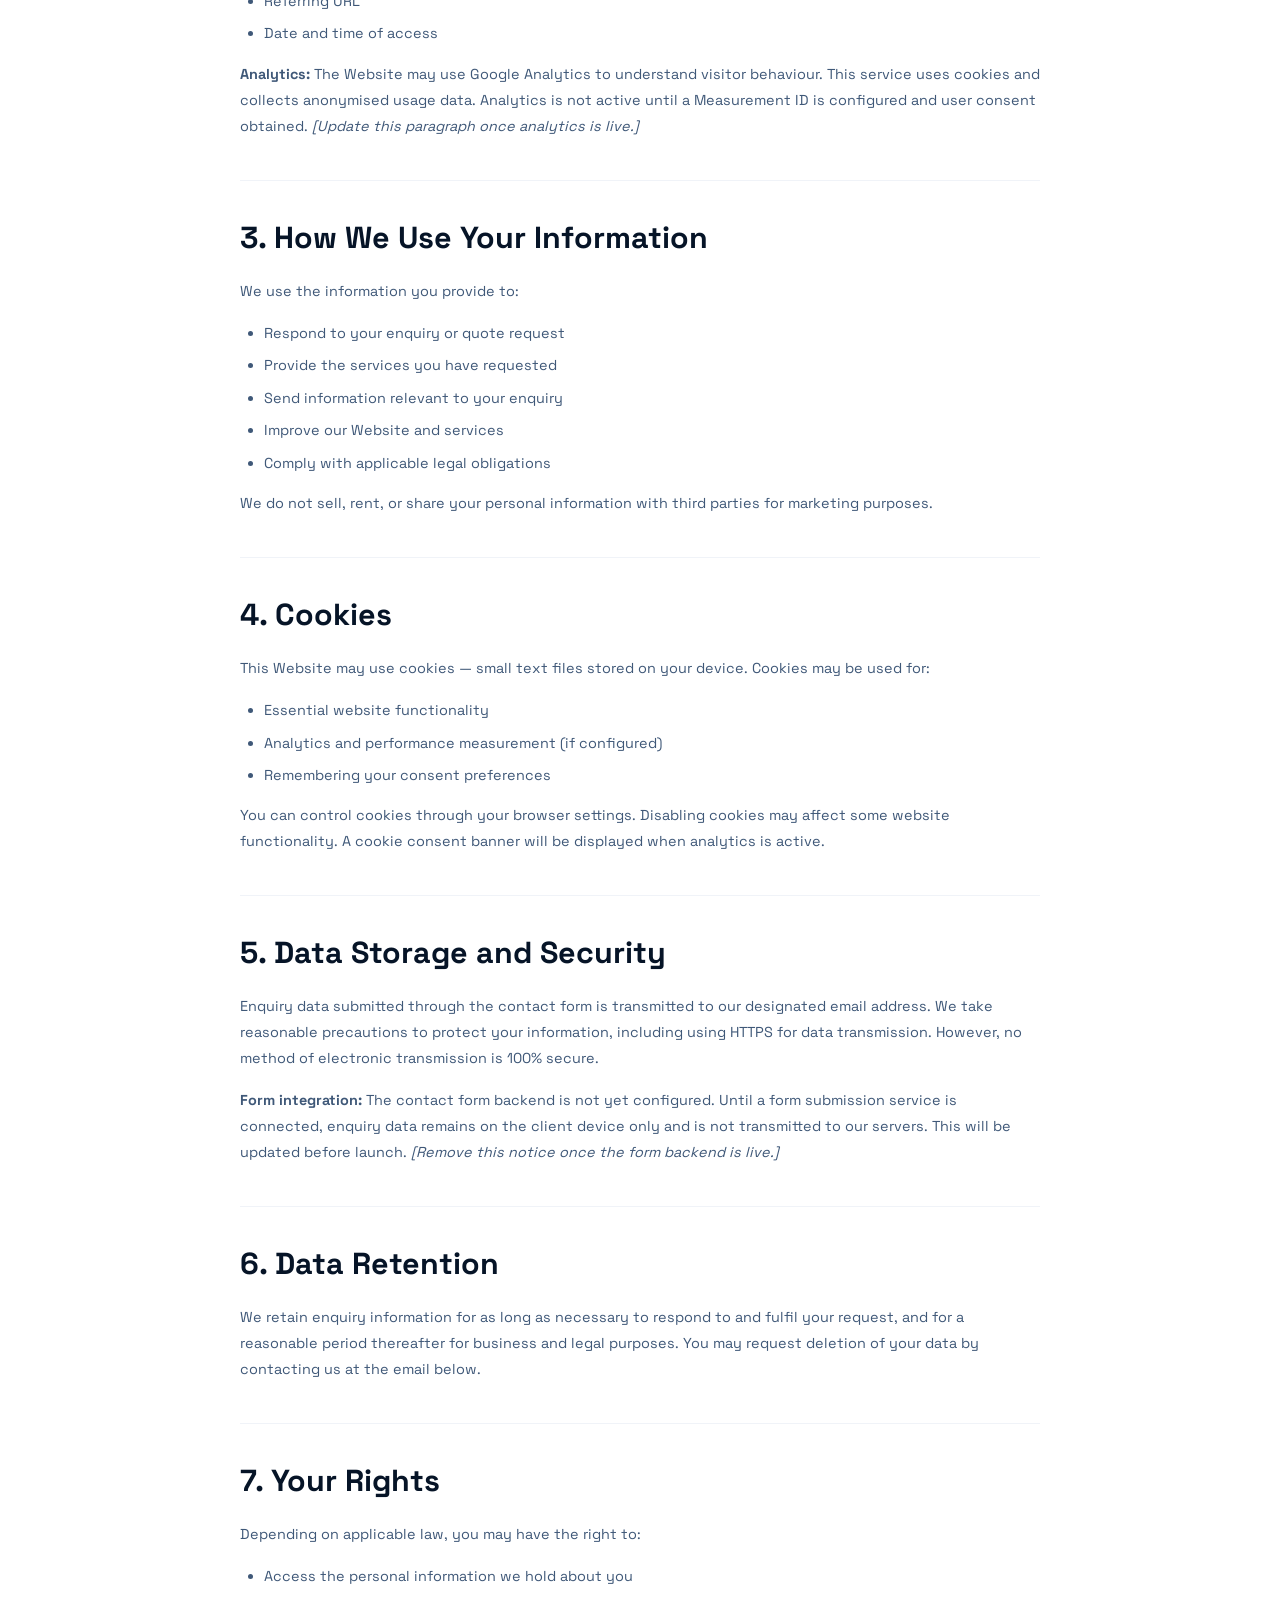
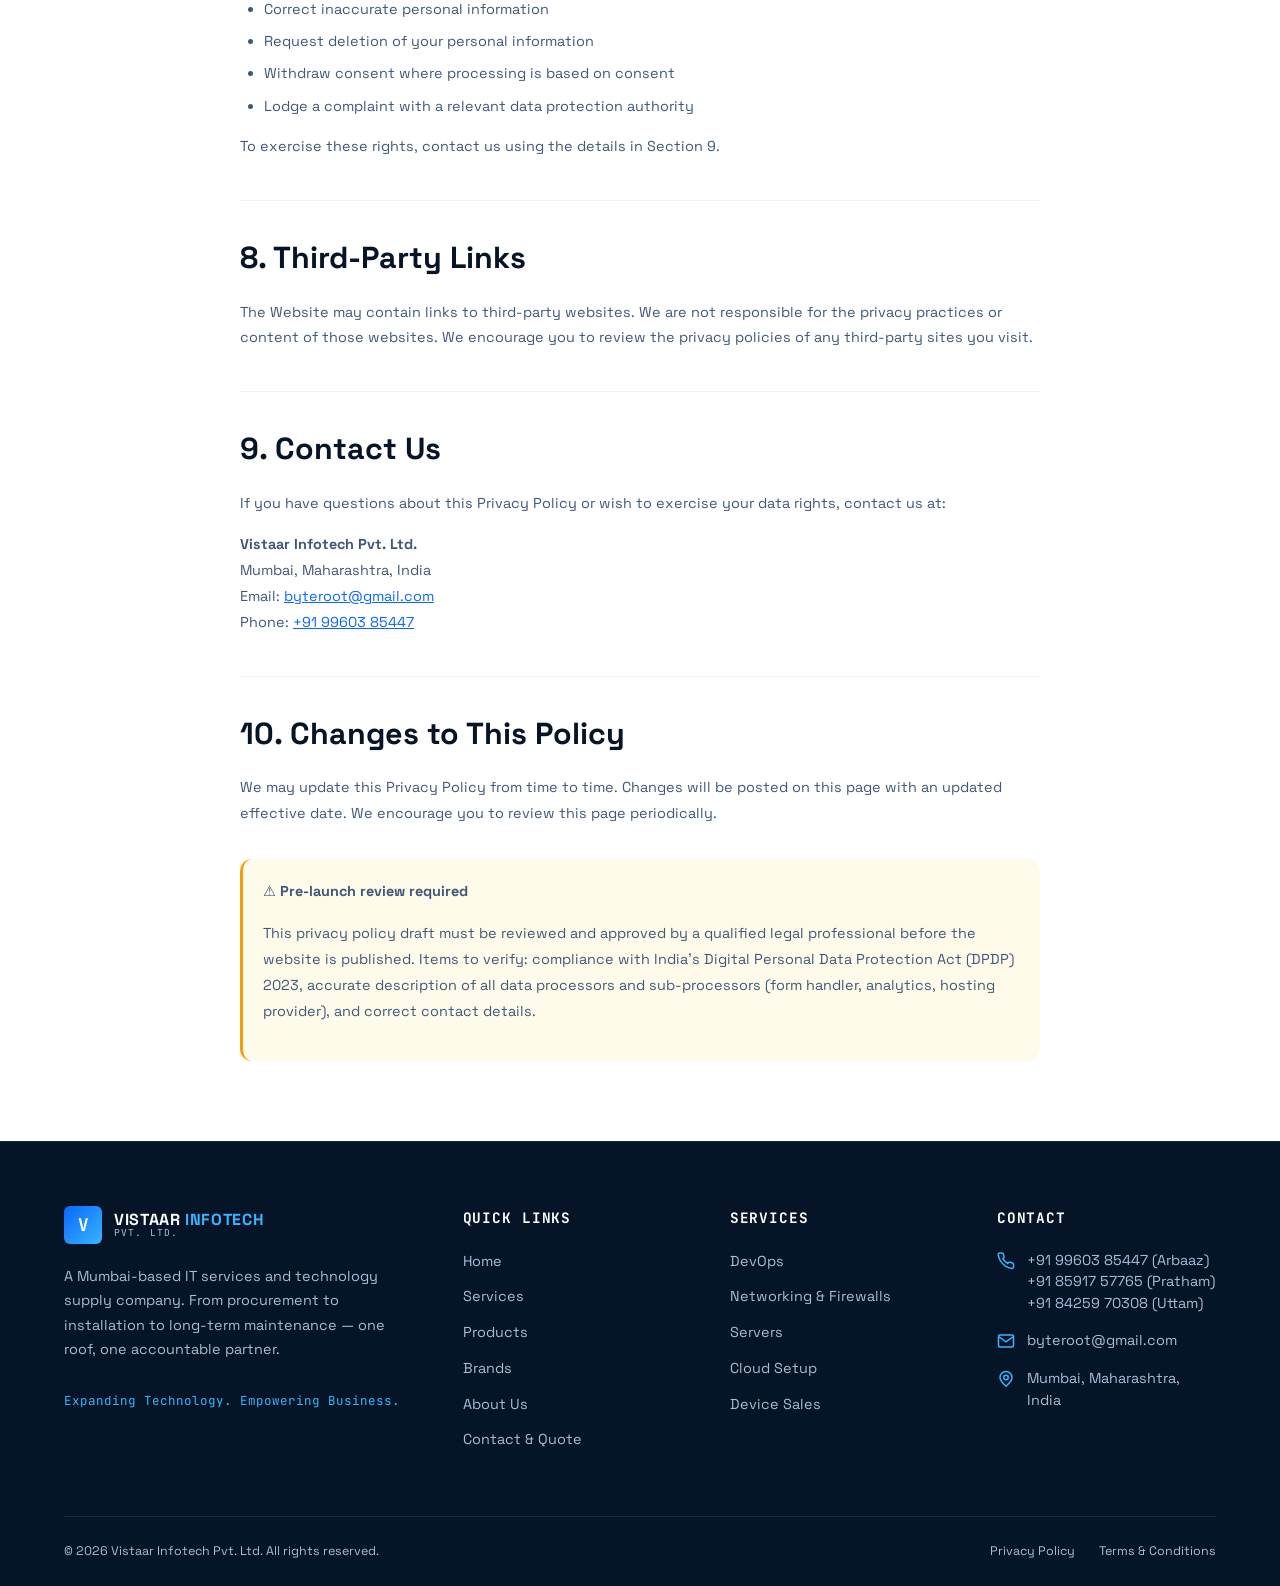
<file: privacy-policy.html>
<!DOCTYPE html>
<html lang="en">
<head>
  <meta charset="UTF-8" />
  <meta name="viewport" content="width=device-width, initial-scale=1.0" />
  <title>Privacy Policy | Vistaar Infotech Pvt. Ltd.</title>
  <meta name="description" content="Privacy Policy for Vistaar Infotech Pvt. Ltd. — how we collect, use, and protect your personal information on vistaarinfotech.com." />
  <link rel="canonical" href="https://vistaarinfotech.com/privacy-policy.html" />
  <meta property="og:title" content="Privacy Policy | Vistaar Infotech" />
  <meta property="og:url"   content="https://vistaarinfotech.com/privacy-policy.html" />
  <link rel="icon" type="image/svg+xml" href="assets/icons/favicon.svg" />
  <link rel="preconnect" href="https://fonts.googleapis.com" />
  <link rel="preconnect" href="https://fonts.gstatic.com" crossorigin />
  <link href="https://fonts.googleapis.com/css2?family=Space+Grotesk:wght@300;400;500;600;700&family=JetBrains+Mono:wght@400;500;600&display=swap" rel="stylesheet" />
  <link rel="stylesheet" href="css/style.css" />
  <link rel="stylesheet" href="css/responsive.css" />
  <link rel="stylesheet" href="css/components.css" />
</head>
<body>

<!-- HEADER (same as index.html) -->
<header class="site-header" role="banner">
  <div class="container">
    <div class="header-inner">
      <a href="index.html" class="site-logo" aria-label="Vistaar Infotech — Home">
        <div class="logo-mark" aria-hidden="true">V</div>
        <div class="logo-text">
          <span class="logo-name">VISTAAR <span>INFOTECH</span></span>
          <span class="logo-sub">Pvt. Ltd.</span>
        </div>
      </a>
      <nav class="primary-nav" role="navigation" aria-label="Primary navigation">
        <div class="nav-item"><a href="index.html" class="nav-link">Home</a></div>
        <div class="nav-item">
          <a href="services.html" class="nav-link" aria-haspopup="true">Services <svg xmlns="http://www.w3.org/2000/svg" viewBox="0 0 24 24" fill="none" stroke="currentColor" stroke-width="2" aria-hidden="true"><polyline points="6 9 12 15 18 9"/></svg></a>
          <div class="nav-dropdown" role="menu">
            <a href="services.html" class="dropdown-link" role="menuitem"><svg xmlns="http://www.w3.org/2000/svg" viewBox="0 0 24 24" fill="none" stroke="currentColor" stroke-width="2" aria-hidden="true"><rect x="3" y="3" width="7" height="7"/><rect x="14" y="3" width="7" height="7"/><rect x="14" y="14" width="7" height="7"/><rect x="3" y="14" width="7" height="7"/></svg>All Services</a>
            <div class="dropdown-divider"></div>
            <a href="devops.html" class="dropdown-link" role="menuitem"><svg xmlns="http://www.w3.org/2000/svg" viewBox="0 0 24 24" fill="none" stroke="currentColor" stroke-width="2" aria-hidden="true"><polyline points="16 3 21 3 21 8"/><line x1="4" y1="20" x2="21" y2="3"/><polyline points="21 16 21 21 16 21"/><line x1="15" y1="15" x2="21" y2="21"/></svg>DevOps</a>
            <a href="networking.html" class="dropdown-link" role="menuitem"><svg xmlns="http://www.w3.org/2000/svg" viewBox="0 0 24 24" fill="none" stroke="currentColor" stroke-width="2" aria-hidden="true"><circle cx="12" cy="5" r="3"/><circle cx="5" cy="19" r="3"/><circle cx="19" cy="19" r="3"/><line x1="12" y1="8" x2="5" y2="16"/><line x1="12" y1="8" x2="19" y2="16"/></svg>Networking &amp; Firewalls</a>
            <a href="servers.html" class="dropdown-link" role="menuitem"><svg xmlns="http://www.w3.org/2000/svg" viewBox="0 0 24 24" fill="none" stroke="currentColor" stroke-width="2" aria-hidden="true"><rect x="2" y="2" width="20" height="8" rx="2"/><rect x="2" y="14" width="20" height="8" rx="2"/><line x1="6" y1="6" x2="6.01" y2="6"/><line x1="6" y1="18" x2="6.01" y2="18"/></svg>Servers</a>
            <a href="cloud.html" class="dropdown-link" role="menuitem"><svg xmlns="http://www.w3.org/2000/svg" viewBox="0 0 24 24" fill="none" stroke="currentColor" stroke-width="2" aria-hidden="true"><path d="M18 10h-1.26A8 8 0 1 0 9 20h9a5 5 0 0 0 0-10z"/></svg>Cloud Setup</a>
          </div>
        </div>
        <div class="nav-item"><a href="products.html" class="nav-link">Products</a></div>
        <div class="nav-item"><a href="brands.html" class="nav-link">Brands</a></div>
        <div class="nav-item"><a href="about.html" class="nav-link">About</a></div>
        <div class="nav-item"><a href="contact.html" class="nav-link">Contact</a></div>
      </nav>
      <div class="header-cta">
        <a href="tel:+919960385447" class="header-phone"><svg xmlns="http://www.w3.org/2000/svg" viewBox="0 0 24 24" fill="none" stroke="currentColor" stroke-width="2" aria-hidden="true"><path d="M22 16.92v3a2 2 0 0 1-2.18 2 19.79 19.79 0 0 1-8.63-3.07A19.5 19.5 0 0 1 4.69 12 19.79 19.79 0 0 1 1.61 3.41 2 2 0 0 1 3.6 1.21h3a2 2 0 0 1 2 1.72c.127.96.361 1.903.7 2.81a2 2 0 0 1-.45 2.11L7.91 8.86a16 16 0 0 0 6.29 6.29l.95-.95a2 2 0 0 1 2.11-.45c.907.339 1.85.573 2.81.7A2 2 0 0 1 22 16.92z"/></svg>+91 99603 85447</a>
        <a href="contact.html" class="btn btn--primary btn--sm">Get a Quote</a>
      </div>
      <button class="hamburger" aria-label="Open navigation menu" aria-expanded="false" aria-controls="mobile-nav">
        <span class="hamburger-line"></span><span class="hamburger-line"></span><span class="hamburger-line"></span>
      </button>
    </div>
  </div>
</header>

<nav class="mobile-nav" id="mobile-nav" aria-label="Mobile navigation" role="navigation">
  <div class="mobile-nav-links">
    <a href="index.html" class="mobile-nav-link">Home</a>
    <a href="products.html" class="mobile-nav-link">Products</a>
    <a href="brands.html" class="mobile-nav-link">Brands</a>
    <a href="about.html" class="mobile-nav-link">About</a>
    <a href="contact.html" class="mobile-nav-link">Contact</a>
    <div class="mobile-nav-group">
      <p class="mobile-nav-group-label">Services</p>
      <a href="services.html" class="mobile-sub-link">All Services</a>
      <a href="devops.html" class="mobile-sub-link">DevOps</a>
      <a href="networking.html" class="mobile-sub-link">Networking &amp; Firewalls</a>
      <a href="servers.html" class="mobile-sub-link">Servers</a>
      <a href="cloud.html" class="mobile-sub-link">Cloud Setup</a>
    </div>
  </div>
  <div class="mobile-nav-cta">
    <a href="contact.html" class="btn btn--primary w-full" style="justify-content:center;">Get a Quote</a>
    <a href="tel:+919960385447" class="btn btn--outline-light w-full" style="justify-content:center;">Call Us Now</a>
  </div>
</nav>

<main id="main-content">

<!-- Page Hero -->
<section class="page-hero" aria-labelledby="page-title">
  <div class="container">
    <div class="page-hero-content">
      <nav class="breadcrumb" aria-label="Breadcrumb">
        <a href="index.html">Home</a>
        <span class="breadcrumb-sep" aria-hidden="true">›</span>
        <span class="breadcrumb-current">Privacy Policy</span>
      </nav>
      <div class="page-hero-label" aria-hidden="true">Legal</div>
      <h1 id="page-title">Privacy Policy</h1>
      <p class="page-hero-sub">How Vistaar Infotech collects, uses, and protects your information.</p>
    </div>
  </div>
</section>

<!-- Content -->
<section class="section">
  <div class="container">
    <div class="legal-content">

      <div class="legal-meta">
        <strong>⚠ Legal Review Required:</strong> This is a draft privacy policy. It must be reviewed
        by a qualified legal professional before the website goes live. Ensure it reflects actual
        data processing practices, applicable Indian law (IT Act 2000, DPDP Act 2023), and any
        third-party services (analytics, form handlers) in use.
        <br><br>
        <strong>Last updated:</strong> October 2026 &nbsp;|&nbsp;
        <strong>Effective:</strong> Upon website launch &nbsp;|&nbsp;
        <strong>Company:</strong> Vistaar Infotech Pvt. Ltd., Mumbai, Maharashtra, India
      </div>

      <h2>1. Introduction</h2>
      <p>
        Vistaar Infotech Pvt. Ltd. ("Vistaar Infotech", "we", "us", or "our") operates the website
        at vistaarinfotech.com (the "Website"). This Privacy Policy explains how we collect, use,
        disclose, and safeguard your information when you visit the Website or use our contact forms.
      </p>
      <p>
        By accessing the Website, you agree to the terms of this Privacy Policy. If you do not agree,
        please do not use the Website.
      </p>

      <h2>2. Information We Collect</h2>
      <h3>2.1 Information you provide directly</h3>
      <p>When you submit the enquiry or quote request form, we collect:</p>
      <ul>
        <li>Full name</li>
        <li>Company name</li>
        <li>Phone number</li>
        <li>Email address</li>
        <li>Service interest (selected from a dropdown)</li>
        <li>Message text</li>
        <li>Any optional file attachment you choose to upload</li>
      </ul>

      <h3>2.2 Information collected automatically</h3>
      <p>When you visit the Website, our hosting provider may automatically log:</p>
      <ul>
        <li>Your IP address</li>
        <li>Browser type and version</li>
        <li>Pages visited and time spent</li>
        <li>Referring URL</li>
        <li>Date and time of access</li>
      </ul>
      <p>
        <strong>Analytics:</strong> The Website may use Google Analytics to understand visitor
        behaviour. This service uses cookies and collects anonymised usage data. Analytics is
        not active until a Measurement ID is configured and user consent obtained.
        <em>[Update this paragraph once analytics is live.]</em>
      </p>

      <h2>3. How We Use Your Information</h2>
      <p>We use the information you provide to:</p>
      <ul>
        <li>Respond to your enquiry or quote request</li>
        <li>Provide the services you have requested</li>
        <li>Send information relevant to your enquiry</li>
        <li>Improve our Website and services</li>
        <li>Comply with applicable legal obligations</li>
      </ul>
      <p>
        We do not sell, rent, or share your personal information with third parties for marketing purposes.
      </p>

      <h2>4. Cookies</h2>
      <p>
        This Website may use cookies — small text files stored on your device. Cookies may be used for:
      </p>
      <ul>
        <li>Essential website functionality</li>
        <li>Analytics and performance measurement (if configured)</li>
        <li>Remembering your consent preferences</li>
      </ul>
      <p>
        You can control cookies through your browser settings. Disabling cookies may affect
        some website functionality. A cookie consent banner will be displayed when analytics
        is active.
      </p>

      <h2>5. Data Storage and Security</h2>
      <p>
        Enquiry data submitted through the contact form is transmitted to our designated email address.
        We take reasonable precautions to protect your information, including using HTTPS for data
        transmission. However, no method of electronic transmission is 100% secure.
      </p>
      <p>
        <strong>Form integration:</strong> The contact form backend is not yet configured. Until
        a form submission service is connected, enquiry data remains on the client device only and
        is not transmitted to our servers. This will be updated before launch.
        <em>[Remove this notice once the form backend is live.]</em>
      </p>

      <h2>6. Data Retention</h2>
      <p>
        We retain enquiry information for as long as necessary to respond to and fulfil your request,
        and for a reasonable period thereafter for business and legal purposes. You may request
        deletion of your data by contacting us at the email below.
      </p>

      <h2>7. Your Rights</h2>
      <p>Depending on applicable law, you may have the right to:</p>
      <ul>
        <li>Access the personal information we hold about you</li>
        <li>Correct inaccurate personal information</li>
        <li>Request deletion of your personal information</li>
        <li>Withdraw consent where processing is based on consent</li>
        <li>Lodge a complaint with a relevant data protection authority</li>
      </ul>
      <p>To exercise these rights, contact us using the details in Section 9.</p>

      <h2>8. Third-Party Links</h2>
      <p>
        The Website may contain links to third-party websites. We are not responsible for the privacy
        practices or content of those websites. We encourage you to review the privacy policies of
        any third-party sites you visit.
      </p>

      <h2>9. Contact Us</h2>
      <p>
        If you have questions about this Privacy Policy or wish to exercise your data rights, contact us at:
      </p>
      <p>
        <strong>Vistaar Infotech Pvt. Ltd.</strong><br>
        Mumbai, Maharashtra, India<br>
        Email: <a href="mailto:byteroot@gmail.com">byteroot@gmail.com</a><br>
        Phone: <a href="tel:+919960385447">+91 99603 85447</a>
      </p>

      <h2>10. Changes to This Policy</h2>
      <p>
        We may update this Privacy Policy from time to time. Changes will be posted on this page
        with an updated effective date. We encourage you to review this page periodically.
      </p>

      <div class="notice-box notice-box--warn mt-8">
        <p class="notice-box-title">⚠ Pre-launch review required</p>
        <p class="notice-box-body">
          This privacy policy draft must be reviewed and approved by a qualified legal professional
          before the website is published. Items to verify: compliance with India's Digital Personal
          Data Protection Act (DPDP) 2023, accurate description of all data processors and sub-processors
          (form handler, analytics, hosting provider), and correct contact details.
        </p>
      </div>

    </div>
  </div>
</section>

</main>

<!-- FOOTER -->
<footer class="site-footer" role="contentinfo">
  <div class="container">
    <div class="footer-main">
      <div class="footer-brand">
        <div class="footer-logo">
          <a href="index.html" class="site-logo">
            <div class="logo-mark" aria-hidden="true">V</div>
            <div class="logo-text">
              <span class="logo-name">VISTAAR <span>INFOTECH</span></span>
              <span class="logo-sub">Pvt. Ltd.</span>
            </div>
          </a>
        </div>
        <p class="footer-desc">A Mumbai-based IT services and technology supply company. From procurement to installation to long-term maintenance — one roof, one accountable partner.</p>
        <span class="footer-tagline">Expanding Technology. Empowering Business.</span>
      </div>
      <div>
        <h3 class="footer-col-title">Quick Links</h3>
        <nav class="footer-links">
          <a href="index.html" class="footer-link">Home</a>
          <a href="services.html" class="footer-link">Services</a>
          <a href="products.html" class="footer-link">Products</a>
          <a href="brands.html" class="footer-link">Brands</a>
          <a href="about.html" class="footer-link">About Us</a>
          <a href="contact.html" class="footer-link">Contact &amp; Quote</a>
        </nav>
      </div>
      <div>
        <h3 class="footer-col-title">Services</h3>
        <nav class="footer-links">
          <a href="devops.html" class="footer-link">DevOps</a>
          <a href="networking.html" class="footer-link">Networking &amp; Firewalls</a>
          <a href="servers.html" class="footer-link">Servers</a>
          <a href="cloud.html" class="footer-link">Cloud Setup</a>
          <a href="products.html" class="footer-link">Device Sales</a>
        </nav>
      </div>
      <div>
        <h3 class="footer-col-title">Contact</h3>
        <address style="font-style:normal;">
          <div class="footer-contact-item">
            <svg class="footer-contact-icon" xmlns="http://www.w3.org/2000/svg" viewBox="0 0 24 24" fill="none" stroke="currentColor" stroke-width="2" aria-hidden="true"><path d="M22 16.92v3a2 2 0 0 1-2.18 2 19.79 19.79 0 0 1-8.63-3.07A19.5 19.5 0 0 1 4.69 12 19.79 19.79 0 0 1 1.61 3.41 2 2 0 0 1 3.6 1.21h3a2 2 0 0 1 2 1.72c.127.96.361 1.903.7 2.81a2 2 0 0 1-.45 2.11L7.91 8.86a16 16 0 0 0 6.29 6.29l.95-.95a2 2 0 0 1 2.11-.45c.907.339 1.85.573 2.81.7A2 2 0 0 1 22 16.92z"/></svg>
            <div class="footer-contact-text"><a href="tel:+919960385447">+91 99603 85447</a> (Arbaaz)<br><a href="tel:+918591757765">+91 85917 57765</a> (Pratham)<br><a href="tel:+918425970308">+91 84259 70308</a> (Uttam)</div>
          </div>
          <div class="footer-contact-item">
            <svg class="footer-contact-icon" xmlns="http://www.w3.org/2000/svg" viewBox="0 0 24 24" fill="none" stroke="currentColor" stroke-width="2" aria-hidden="true"><path d="M4 4h16c1.1 0 2 .9 2 2v12c0 1.1-.9 2-2 2H4c-1.1 0-2-.9-2-2V6c0-1.1.9-2 2-2z"/><polyline points="22,6 12,13 2,6"/></svg>
            <div class="footer-contact-text"><a href="mailto:byteroot@gmail.com">byteroot@gmail.com</a></div>
          </div>
          <div class="footer-contact-item">
            <svg class="footer-contact-icon" xmlns="http://www.w3.org/2000/svg" viewBox="0 0 24 24" fill="none" stroke="currentColor" stroke-width="2" aria-hidden="true"><circle cx="12" cy="10" r="3"/><path d="M12 21.7C17.3 17 20 13 20 10a8 8 0 1 0-16 0c0 3 2.7 6.9 8 11.7z"/></svg>
            <div class="footer-contact-text">Mumbai, Maharashtra, India</div>
          </div>
        </address>
      </div>
    </div>
    <div class="footer-bottom">
      <p class="footer-bottom-text">&copy; 2026 Vistaar Infotech Pvt. Ltd. All rights reserved.</p>
      <nav class="footer-bottom-links" aria-label="Legal links">
        <a href="privacy-policy.html" class="footer-bottom-link">Privacy Policy</a>
        <a href="terms.html" class="footer-bottom-link">Terms &amp; Conditions</a>
      </nav>
    </div>
  </div>
</footer>

<div class="float-actions">
  <a href="#" id="float-wa" class="float-btn float-btn--wa" aria-label="Chat on WhatsApp" rel="noopener">
    <svg xmlns="http://www.w3.org/2000/svg" width="20" height="20" viewBox="0 0 24 24" fill="currentColor" aria-hidden="true"><path d="M17.472 14.382c-.297-.149-1.758-.867-2.03-.967-.273-.099-.471-.148-.67.15-.197.297-.767.966-.94 1.164-.173.199-.347.223-.644.075-.297-.15-1.255-.463-2.39-1.475-.883-.788-1.48-1.761-1.653-2.059-.173-.297-.018-.458.13-.606.134-.133.298-.347.446-.52.149-.174.198-.298.298-.497.099-.198.05-.371-.025-.52-.075-.149-.669-1.612-.916-2.207-.242-.579-.487-.5-.669-.51-.173-.008-.371-.01-.57-.01-.198 0-.52.074-.792.372-.272.297-1.04 1.016-1.04 2.479 0 1.462 1.065 2.875 1.213 3.074.149.198 2.096 3.2 5.077 4.487.709.306 1.262.489 1.694.625.712.227 1.36.195 1.871.118.571-.085 1.758-.719 2.006-1.413.248-.694.248-1.289.173-1.413-.074-.124-.272-.198-.57-.347m-5.421 7.403h-.004a9.87 9.87 0 0 1-5.031-1.378l-.361-.214-3.741.982.998-3.648-.235-.374a9.86 9.86 0 0 1-1.51-5.26c.001-5.45 4.436-9.884 9.888-9.884 2.64 0 5.122 1.03 6.988 2.898a9.825 9.825 0 0 1 2.893 6.994c-.003 5.45-4.437 9.884-9.885 9.884m8.413-18.297A11.815 11.815 0 0 0 12.05 0C5.495 0 .16 5.335.157 11.892c0 2.096.547 4.142 1.588 5.945L.057 24l6.305-1.654a11.882 11.882 0 0 0 5.683 1.448h.005c6.554 0 11.89-5.335 11.893-11.893a11.821 11.821 0 0 0-3.48-8.413Z"/></svg>
    <span class="float-btn-label">WhatsApp</span>
  </a>
</div>

<div class="mobile-contact-bar" role="complementary">
  <a href="tel:+919960385447" class="mcb-call"><svg xmlns="http://www.w3.org/2000/svg" viewBox="0 0 24 24" fill="none" stroke="currentColor" stroke-width="2" aria-hidden="true"><path d="M22 16.92v3a2 2 0 0 1-2.18 2 19.79 19.79 0 0 1-8.63-3.07A19.5 19.5 0 0 1 4.69 12 19.79 19.79 0 0 1 1.61 3.41 2 2 0 0 1 3.6 1.21h3a2 2 0 0 1 2 1.72c.127.96.361 1.903.7 2.81a2 2 0 0 1-.45 2.11L7.91 8.86a16 16 0 0 0 6.29 6.29l.95-.95a2 2 0 0 1 2.11-.45c.907.339 1.85.573 2.81.7A2 2 0 0 1 22 16.92z"/></svg>Call</a>
  <a href="#" id="mobile-wa" class="mcb-wa"><svg xmlns="http://www.w3.org/2000/svg" viewBox="0 0 24 24" fill="currentColor" aria-hidden="true"><path d="M17.472 14.382c-.297-.149-1.758-.867-2.03-.967-.273-.099-.471-.148-.67.15-.197.297-.767.966-.94 1.164-.173.199-.347.223-.644.075-.297-.15-1.255-.463-2.39-1.475-.883-.788-1.48-1.761-1.653-2.059-.173-.297-.018-.458.13-.606.134-.133.298-.347.446-.52.149-.174.198-.298.298-.497.099-.198.05-.371-.025-.52-.075-.149-.669-1.612-.916-2.207-.242-.579-.487-.5-.669-.51-.173-.008-.371-.01-.57-.01-.198 0-.52.074-.792.372-.272.297-1.04 1.016-1.04 2.479 0 1.462 1.065 2.875 1.213 3.074.149.198 2.096 3.2 5.077 4.487.709.306 1.262.489 1.694.625.712.227 1.36.195 1.871.118.571-.085 1.758-.719 2.006-1.413.248-.694.248-1.289.173-1.413-.074-.124-.272-.198-.57-.347m-5.421 7.403h-.004a9.87 9.87 0 0 1-5.031-1.378l-.361-.214-3.741.982.998-3.648-.235-.374a9.86 9.86 0 0 1-1.51-5.26c.001-5.45 4.436-9.884 9.888-9.884 2.64 0 5.122 1.03 6.988 2.898a9.825 9.825 0 0 1 2.893 6.994c-.003 5.45-4.437 9.884-9.885 9.884m8.413-18.297A11.815 11.815 0 0 0 12.05 0C5.495 0 .16 5.335.157 11.892c0 2.096.547 4.142 1.588 5.945L.057 24l6.305-1.654a11.882 11.882 0 0 0 5.683 1.448h.005c6.554 0 11.89-5.335 11.893-11.893a11.821 11.821 0 0 0-3.48-8.413Z"/></svg>WhatsApp</a>
  <a href="mailto:byteroot@gmail.com" class="mcb-mail"><svg xmlns="http://www.w3.org/2000/svg" viewBox="0 0 24 24" fill="none" stroke="currentColor" stroke-width="2" aria-hidden="true"><path d="M4 4h16c1.1 0 2 .9 2 2v12c0 1.1-.9 2-2 2H4c-1.1 0-2-.9-2-2V6c0-1.1.9-2 2-2z"/><polyline points="22,6 12,13 2,6"/></svg>Email</a>
</div>

<script src="js/config.js"></script>
<script src="js/navigation.js"></script>
<script src="js/main.js"></script>
<script src="js/contact.js"></script>
</body>
</html>
</file>
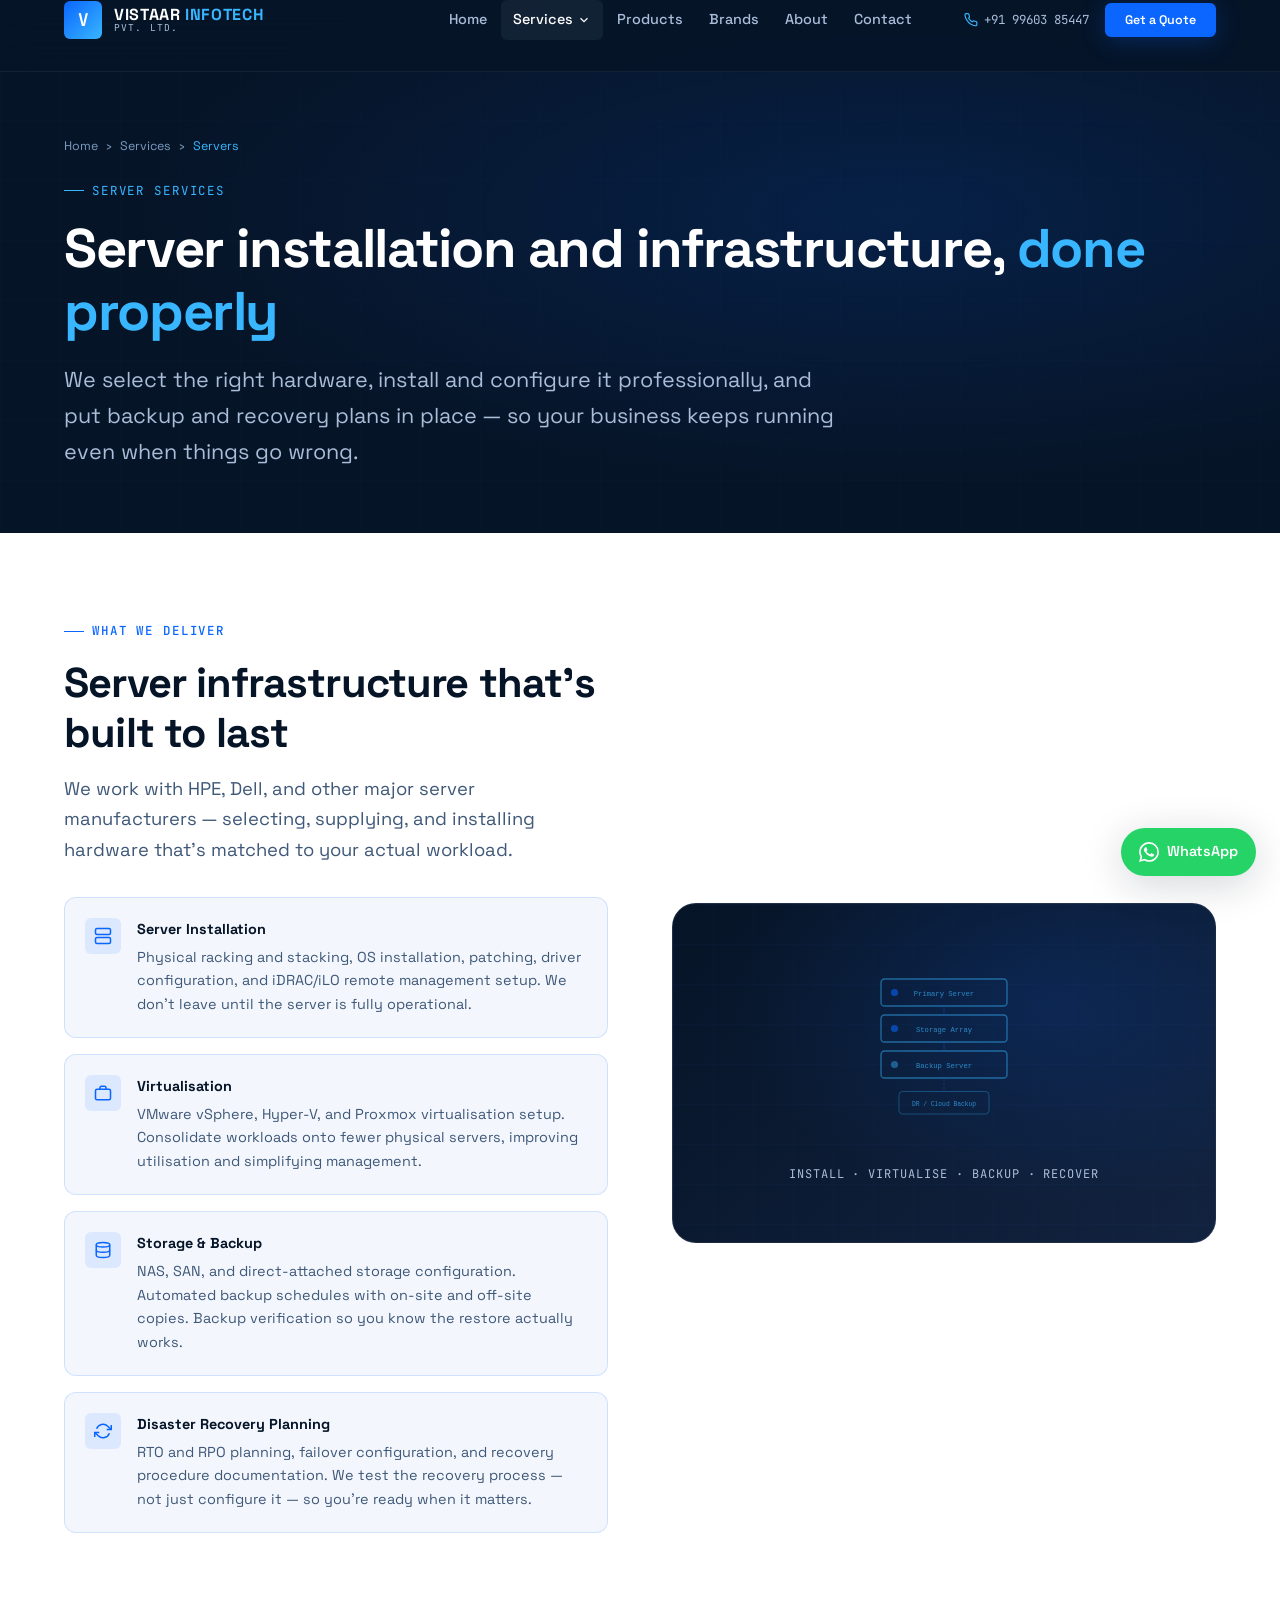
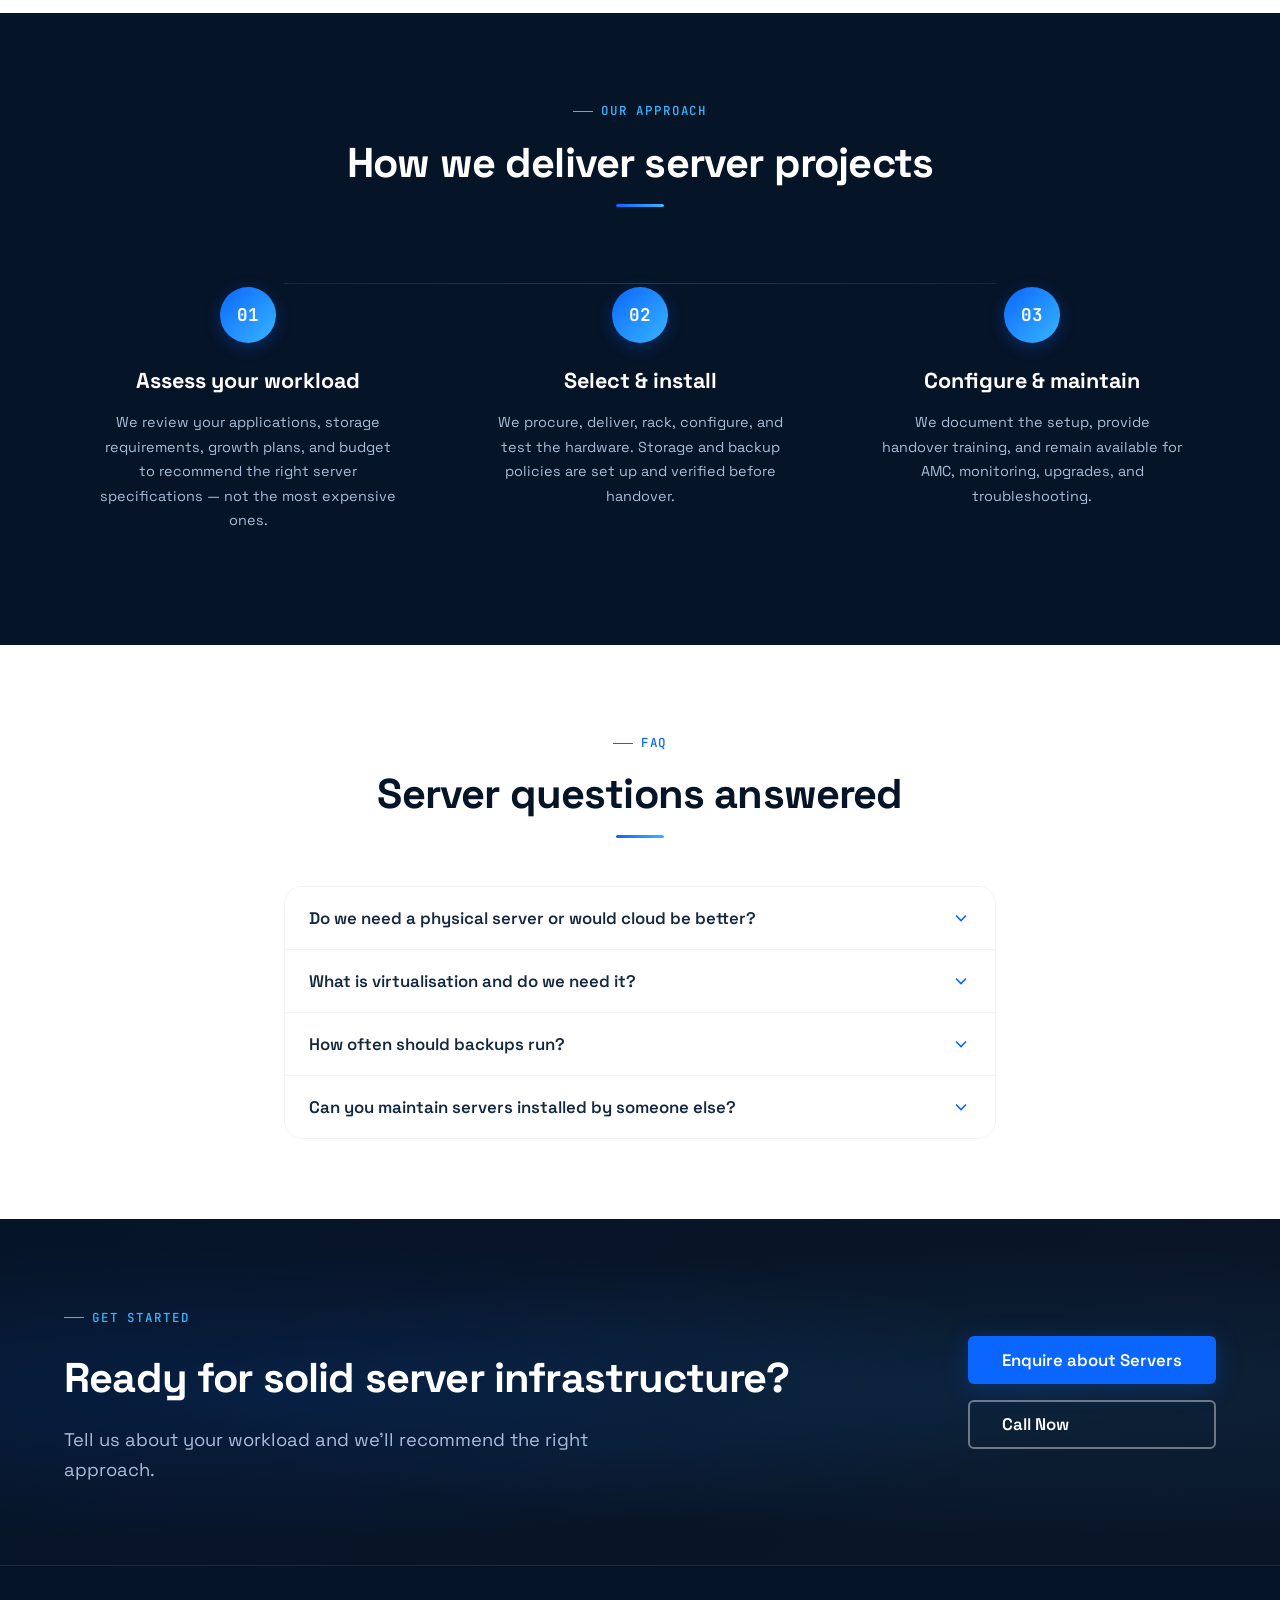
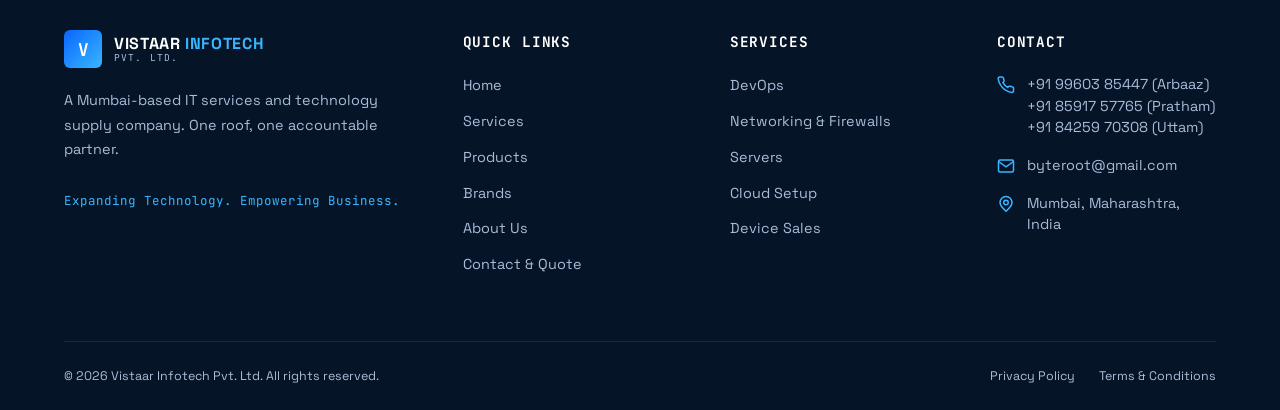
<file: servers.html>
<!DOCTYPE html>
<html lang="en">
<head>
  <meta charset="UTF-8" /><meta name="viewport" content="width=device-width, initial-scale=1.0" />
  <title>Server Installation & Infrastructure Services | Vistaar Infotech Mumbai</title>
  <meta name="description" content="Professional server installation, virtualisation, storage and backup, and disaster recovery services in Mumbai. Delivered by Vistaar Infotech engineers." />
  <link rel="canonical" href="https://vistaarinfotech.com/servers.html" />
  <link rel="icon" type="image/svg+xml" href="assets/icons/favicon.svg" />
  <link rel="preconnect" href="https://fonts.googleapis.com" /><link rel="preconnect" href="https://fonts.gstatic.com" crossorigin />
  <link href="https://fonts.googleapis.com/css2?family=Space+Grotesk:wght@300;400;500;600;700&family=JetBrains+Mono:wght@400;500;600&display=swap" rel="stylesheet" />
  <link rel="stylesheet" href="css/style.css" /><link rel="stylesheet" href="css/responsive.css" /><link rel="stylesheet" href="css/components.css" />
</head>
<body>
<header class="site-header" role="banner"><div class="container"><div class="header-inner">
  <a href="index.html" class="site-logo" aria-label="Vistaar Infotech — Home"><div class="logo-mark" aria-hidden="true">V</div><div class="logo-text"><span class="logo-name">VISTAAR <span>INFOTECH</span></span><span class="logo-sub">Pvt. Ltd.</span></div></a>
  <nav class="primary-nav" role="navigation" aria-label="Primary navigation">
    <div class="nav-item"><a href="index.html" class="nav-link">Home</a></div>
    <div class="nav-item"><a href="services.html" class="nav-link active" aria-haspopup="true">Services <svg xmlns="http://www.w3.org/2000/svg" viewBox="0 0 24 24" fill="none" stroke="currentColor" stroke-width="2" aria-hidden="true"><polyline points="6 9 12 15 18 9"/></svg></a>
      <div class="nav-dropdown" role="menu"><a href="services.html" class="dropdown-link" role="menuitem"><svg xmlns="http://www.w3.org/2000/svg" viewBox="0 0 24 24" fill="none" stroke="currentColor" stroke-width="2" aria-hidden="true"><rect x="3" y="3" width="7" height="7"/><rect x="14" y="3" width="7" height="7"/><rect x="14" y="14" width="7" height="7"/><rect x="3" y="14" width="7" height="7"/></svg>All Services</a><div class="dropdown-divider"></div><a href="devops.html" class="dropdown-link" role="menuitem"><svg xmlns="http://www.w3.org/2000/svg" viewBox="0 0 24 24" fill="none" stroke="currentColor" stroke-width="2" aria-hidden="true"><polyline points="16 3 21 3 21 8"/><line x1="4" y1="20" x2="21" y2="3"/><polyline points="21 16 21 21 16 21"/><line x1="15" y1="15" x2="21" y2="21"/></svg>DevOps</a><a href="networking.html" class="dropdown-link" role="menuitem"><svg xmlns="http://www.w3.org/2000/svg" viewBox="0 0 24 24" fill="none" stroke="currentColor" stroke-width="2" aria-hidden="true"><circle cx="12" cy="5" r="3"/><circle cx="5" cy="19" r="3"/><circle cx="19" cy="19" r="3"/><line x1="12" y1="8" x2="5" y2="16"/><line x1="12" y1="8" x2="19" y2="16"/></svg>Networking &amp; Firewalls</a><a href="servers.html" class="dropdown-link" role="menuitem"><svg xmlns="http://www.w3.org/2000/svg" viewBox="0 0 24 24" fill="none" stroke="currentColor" stroke-width="2" aria-hidden="true"><rect x="2" y="2" width="20" height="8" rx="2"/><rect x="2" y="14" width="20" height="8" rx="2"/><line x1="6" y1="6" x2="6.01" y2="6"/><line x1="6" y1="18" x2="6.01" y2="18"/></svg>Servers</a><a href="cloud.html" class="dropdown-link" role="menuitem"><svg xmlns="http://www.w3.org/2000/svg" viewBox="0 0 24 24" fill="none" stroke="currentColor" stroke-width="2" aria-hidden="true"><path d="M18 10h-1.26A8 8 0 1 0 9 20h9a5 5 0 0 0 0-10z"/></svg>Cloud Setup</a></div>
    </div>
    <div class="nav-item"><a href="products.html" class="nav-link">Products</a></div>
    <div class="nav-item"><a href="brands.html" class="nav-link">Brands</a></div>
    <div class="nav-item"><a href="about.html" class="nav-link">About</a></div>
    <div class="nav-item"><a href="contact.html" class="nav-link">Contact</a></div>
  </nav>
  <div class="header-cta"><a href="tel:+919960385447" class="header-phone" aria-label="Call"><svg xmlns="http://www.w3.org/2000/svg" viewBox="0 0 24 24" fill="none" stroke="currentColor" stroke-width="2" aria-hidden="true"><path d="M22 16.92v3a2 2 0 0 1-2.18 2 19.79 19.79 0 0 1-8.63-3.07A19.5 19.5 0 0 1 4.69 12 19.79 19.79 0 0 1 1.61 3.41 2 2 0 0 1 3.6 1.21h3a2 2 0 0 1 2 1.72c.127.96.361 1.903.7 2.81a2 2 0 0 1-.45 2.11L7.91 8.86a16 16 0 0 0 6.29 6.29l.95-.95a2 2 0 0 1 2.11-.45c.907.339 1.85.573 2.81.7A2 2 0 0 1 22 16.92z"/></svg>+91 99603 85447</a><a href="contact.html?service=Servers" class="btn btn--primary btn--sm">Get a Quote</a></div>
  <button class="hamburger" aria-label="Open navigation menu" aria-expanded="false" aria-controls="mobile-nav"><span class="hamburger-line"></span><span class="hamburger-line"></span><span class="hamburger-line"></span></button>
</div></div></header>
<nav class="mobile-nav" id="mobile-nav" aria-label="Mobile navigation" role="navigation"><div class="mobile-nav-links"><a href="index.html" class="mobile-nav-link">Home</a><a href="products.html" class="mobile-nav-link">Products</a><a href="brands.html" class="mobile-nav-link">Brands</a><a href="about.html" class="mobile-nav-link">About</a><a href="contact.html" class="mobile-nav-link">Contact</a><div class="mobile-nav-group"><p class="mobile-nav-group-label">Services</p><a href="services.html" class="mobile-sub-link">All Services</a><a href="devops.html" class="mobile-sub-link">DevOps</a><a href="networking.html" class="mobile-sub-link">Networking &amp; Firewalls</a><a href="servers.html" class="mobile-sub-link active">Servers</a><a href="cloud.html" class="mobile-sub-link">Cloud Setup</a></div></div><div class="mobile-nav-cta"><a href="contact.html?service=Servers" class="btn btn--primary w-full" style="justify-content:center;">Get a Quote</a><a href="tel:+919960385447" class="btn btn--outline-light w-full" style="justify-content:center;">Call Us Now</a></div></nav>

<main id="main-content">
<section class="page-hero" aria-labelledby="page-title">
  <div class="container"><div class="page-hero-content">
    <nav class="breadcrumb" aria-label="Breadcrumb"><a href="index.html">Home</a><span class="breadcrumb-sep" aria-hidden="true">›</span><a href="services.html">Services</a><span class="breadcrumb-sep" aria-hidden="true">›</span><span class="breadcrumb-current">Servers</span></nav>
    <div class="page-hero-label" aria-hidden="true">Server Services</div>
    <h1 id="page-title">Server installation and infrastructure, <span>done properly</span></h1>
    <p class="page-hero-sub">We select the right hardware, install and configure it professionally, and put backup and recovery plans in place — so your business keeps running even when things go wrong.</p>
  </div></div>
</section>

<section class="section" aria-labelledby="deliver-heading">
  <div class="container">
    <div class="two-col">
      <div>
        <span class="section-label section-label--dark">What We Deliver</span>
        <h2 class="section-heading" id="deliver-heading">Server infrastructure that's built to last</h2>
        <p class="section-subheading" style="margin-bottom:var(--sp-8);">We work with HPE, Dell, and other major server manufacturers — selecting, supplying, and installing hardware that's matched to your actual workload.</p>
        <div class="service-feature-list animate-fade-up">
          <div class="service-feature-item"><div class="service-feature-icon" aria-hidden="true"><svg xmlns="http://www.w3.org/2000/svg" viewBox="0 0 24 24" fill="none" stroke="currentColor" stroke-width="2"><rect x="2" y="2" width="20" height="8" rx="2"/><rect x="2" y="14" width="20" height="8" rx="2"/><line x1="6" y1="6" x2="6.01" y2="6"/><line x1="6" y1="18" x2="6.01" y2="18"/></svg></div><div><h3 class="service-feature-title">Server Installation</h3><p class="service-feature-body">Physical racking and stacking, OS installation, patching, driver configuration, and iDRAC/iLO remote management setup. We don't leave until the server is fully operational.</p></div></div>
          <div class="service-feature-item"><div class="service-feature-icon" aria-hidden="true"><svg xmlns="http://www.w3.org/2000/svg" viewBox="0 0 24 24" fill="none" stroke="currentColor" stroke-width="2"><rect x="2" y="7" width="20" height="14" rx="2"/><path d="M16 7V5a2 2 0 0 0-2-2h-4a2 2 0 0 0-2 2v2"/></svg></div><div><h3 class="service-feature-title">Virtualisation</h3><p class="service-feature-body">VMware vSphere, Hyper-V, and Proxmox virtualisation setup. Consolidate workloads onto fewer physical servers, improving utilisation and simplifying management.</p></div></div>
          <div class="service-feature-item"><div class="service-feature-icon" aria-hidden="true"><svg xmlns="http://www.w3.org/2000/svg" viewBox="0 0 24 24" fill="none" stroke="currentColor" stroke-width="2"><ellipse cx="12" cy="5" rx="9" ry="3"/><path d="M21 12c0 1.66-4 3-9 3s-9-1.34-9-3"/><path d="M3 5v14c0 1.66 4 3 9 3s9-1.34 9-3V5"/></svg></div><div><h3 class="service-feature-title">Storage &amp; Backup</h3><p class="service-feature-body">NAS, SAN, and direct-attached storage configuration. Automated backup schedules with on-site and off-site copies. Backup verification so you know the restore actually works.</p></div></div>
          <div class="service-feature-item"><div class="service-feature-icon" aria-hidden="true"><svg xmlns="http://www.w3.org/2000/svg" viewBox="0 0 24 24" fill="none" stroke="currentColor" stroke-width="2"><polyline points="23 4 23 10 17 10"/><polyline points="1 20 1 14 7 14"/><path d="M3.51 9a9 9 0 0 1 14.85-3.36L23 10M1 14l4.64 4.36A9 9 0 0 0 20.49 15"/></svg></div><div><h3 class="service-feature-title">Disaster Recovery Planning</h3><p class="service-feature-body">RTO and RPO planning, failover configuration, and recovery procedure documentation. We test the recovery process — not just configure it — so you're ready when it matters.</p></div></div>
        </div>
      </div>
      <div class="visual-block" aria-hidden="true"><div class="visual-block-inner">
        <svg viewBox="0 0 200 200" xmlns="http://www.w3.org/2000/svg" width="180" opacity="0.7">
          <rect x="30" y="20" width="140" height="30" rx="4" fill="none" stroke="#38B6FF" stroke-width="1.5" opacity="0.7"/>
          <circle cx="45" cy="35" r="4" fill="#0A66FF" opacity="0.8"/><text x="100" y="39" text-anchor="middle" fill="#38B6FF" font-size="8" font-family="monospace">Primary Server</text>
          <rect x="30" y="60" width="140" height="30" rx="4" fill="none" stroke="#38B6FF" stroke-width="1.5" opacity="0.7"/>
          <circle cx="45" cy="75" r="4" fill="#0A66FF" opacity="0.8"/><text x="100" y="79" text-anchor="middle" fill="#38B6FF" font-size="8" font-family="monospace">Storage Array</text>
          <rect x="30" y="100" width="140" height="30" rx="4" fill="none" stroke="#38B6FF" stroke-width="1.5" opacity="0.7"/>
          <circle cx="45" cy="115" r="4" fill="#38B6FF" opacity="0.6"/><text x="100" y="119" text-anchor="middle" fill="#38B6FF" font-size="8" font-family="monospace">Backup Server</text>
          <line x1="100" y1="50" x2="100" y2="60" stroke="#0A66FF" stroke-width="1" opacity="0.5"/>
          <line x1="100" y1="90" x2="100" y2="100" stroke="#0A66FF" stroke-width="1" opacity="0.5"/>
          <rect x="50" y="145" width="100" height="25" rx="4" fill="none" stroke="#38B6FF" stroke-width="1" opacity="0.5"/>
          <text x="100" y="161" text-anchor="middle" fill="#38B6FF" font-size="7" font-family="monospace">DR / Cloud Backup</text>
          <line x1="100" y1="130" x2="100" y2="145" stroke="#0A66FF" stroke-width="1" stroke-dasharray="3,2" opacity="0.5"/>
        </svg>
        <p style="color:var(--silver-dark);font-size:0.75rem;font-family:var(--font-mono);margin-top:var(--sp-4);letter-spacing:.08em;">INSTALL · VIRTUALISE · BACKUP · RECOVER</p>
      </div></div>
    </div>
  </div>
</section>

<!-- PROCESS -->
<section class="section section--dark" aria-labelledby="process-heading">
  <div class="container">
    <div class="section-header section-header--center"><span class="section-label">Our Approach</span><h2 class="section-heading section-heading--light" id="process-heading">How we deliver server projects</h2><span class="heading-line" aria-hidden="true"></span></div>
    <div class="process-grid animate-fade-up" role="list">
      <div class="process-step" role="listitem"><div class="step-number" aria-hidden="true">01</div><h3 style="color:var(--white);font-size:var(--fs-lg);font-weight:700;margin-bottom:var(--sp-3);">Assess your workload</h3><p style="color:var(--silver-dark);font-size:var(--fs-sm);line-height:1.7;">We review your applications, storage requirements, growth plans, and budget to recommend the right server specifications — not the most expensive ones.</p></div>
      <div class="process-step" role="listitem"><div class="step-number" aria-hidden="true">02</div><h3 style="color:var(--white);font-size:var(--fs-lg);font-weight:700;margin-bottom:var(--sp-3);">Select &amp; install</h3><p style="color:var(--silver-dark);font-size:var(--fs-sm);line-height:1.7;">We procure, deliver, rack, configure, and test the hardware. Storage and backup policies are set up and verified before handover.</p></div>
      <div class="process-step" role="listitem"><div class="step-number" aria-hidden="true">03</div><h3 style="color:var(--white);font-size:var(--fs-lg);font-weight:700;margin-bottom:var(--sp-3);">Configure &amp; maintain</h3><p style="color:var(--silver-dark);font-size:var(--fs-sm);line-height:1.7;">We document the setup, provide handover training, and remain available for AMC, monitoring, upgrades, and troubleshooting.</p></div>
    </div>
  </div>
</section>

<!-- FAQ -->
<section class="section" aria-labelledby="faq-heading">
  <div class="container" style="max-width:760px;">
    <div class="section-header section-header--center"><span class="section-label section-label--dark">FAQ</span><h2 class="section-heading" id="faq-heading">Server questions answered</h2><span class="heading-line" aria-hidden="true"></span></div>
    <div class="accordion" role="list">
      <div class="accordion-item" role="listitem"><button class="accordion-header" aria-expanded="false">Do we need a physical server or would cloud be better?<svg xmlns="http://www.w3.org/2000/svg" viewBox="0 0 24 24" fill="none" stroke="currentColor" stroke-width="2" class="accordion-icon" aria-hidden="true"><polyline points="6 9 12 15 18 9"/></svg></button><div class="accordion-body"><div class="accordion-body-inner">It depends on your workload, data sensitivity, internet reliability, and long-term cost projections. We give honest advice on both options and often recommend a hybrid approach — on-premise for core workloads, cloud for backup and burst capacity. We handle both.</div></div></div>
      <div class="accordion-item" role="listitem"><button class="accordion-header" aria-expanded="false">What is virtualisation and do we need it?<svg xmlns="http://www.w3.org/2000/svg" viewBox="0 0 24 24" fill="none" stroke="currentColor" stroke-width="2" class="accordion-icon" aria-hidden="true"><polyline points="6 9 12 15 18 9"/></svg></button><div class="accordion-body"><div class="accordion-body-inner">Virtualisation lets you run multiple servers on one physical machine, reducing hardware costs and improving reliability. Most businesses with more than two servers benefit from it. We assess whether it makes sense for your specific workload before recommending it.</div></div></div>
      <div class="accordion-item" role="listitem"><button class="accordion-header" aria-expanded="false">How often should backups run?<svg xmlns="http://www.w3.org/2000/svg" viewBox="0 0 24 24" fill="none" stroke="currentColor" stroke-width="2" class="accordion-icon" aria-hidden="true"><polyline points="6 9 12 15 18 9"/></svg></button><div class="accordion-body"><div class="accordion-body-inner">Backup frequency depends on how much data you can afford to lose if a failure occurs. Critical databases may need hourly snapshots; file servers may only require daily backups. We design a backup schedule around your RPO (recovery point objective) and test restores regularly.</div></div></div>
      <div class="accordion-item" role="listitem"><button class="accordion-header" aria-expanded="false">Can you maintain servers installed by someone else?<svg xmlns="http://www.w3.org/2000/svg" viewBox="0 0 24 24" fill="none" stroke="currentColor" stroke-width="2" class="accordion-icon" aria-hidden="true"><polyline points="6 9 12 15 18 9"/></svg></button><div class="accordion-body"><div class="accordion-body-inner">Yes. We assess existing infrastructure and take over AMC and support for servers we did not originally install. We document what we find, identify any gaps, and give you a clear picture of the current state before committing to ongoing support.</div></div></div>
    </div>
  </div>
</section>

<!-- CTA -->
<section class="section cta-band" aria-labelledby="cta-heading">
  <div class="container"><div class="cta-band-grid">
    <div class="cta-band-text"><span class="section-label">Get Started</span><h2 class="cta-band-heading" id="cta-heading">Ready for solid server infrastructure?</h2><p class="cta-band-sub">Tell us about your workload and we'll recommend the right approach.</p></div>
    <div class="cta-band-actions"><a href="contact.html?service=Servers" class="btn btn--primary btn--lg">Enquire about Servers</a><a href="tel:+919960385447" class="btn btn--outline-light btn--lg">Call Now</a></div>
  </div></div>
</section>
</main>

<footer class="site-footer" role="contentinfo"><div class="container"><div class="footer-main"><div class="footer-brand"><div class="footer-logo"><a href="index.html" class="site-logo"><div class="logo-mark" aria-hidden="true">V</div><div class="logo-text"><span class="logo-name">VISTAAR <span>INFOTECH</span></span><span class="logo-sub">Pvt. Ltd.</span></div></a></div><p class="footer-desc">A Mumbai-based IT services and technology supply company. One roof, one accountable partner.</p><span class="footer-tagline">Expanding Technology. Empowering Business.</span></div><div><h3 class="footer-col-title">Quick Links</h3><nav class="footer-links"><a href="index.html" class="footer-link">Home</a><a href="services.html" class="footer-link">Services</a><a href="products.html" class="footer-link">Products</a><a href="brands.html" class="footer-link">Brands</a><a href="about.html" class="footer-link">About Us</a><a href="contact.html" class="footer-link">Contact &amp; Quote</a></nav></div><div><h3 class="footer-col-title">Services</h3><nav class="footer-links"><a href="devops.html" class="footer-link">DevOps</a><a href="networking.html" class="footer-link">Networking &amp; Firewalls</a><a href="servers.html" class="footer-link">Servers</a><a href="cloud.html" class="footer-link">Cloud Setup</a><a href="products.html" class="footer-link">Device Sales</a></nav></div><div><h3 class="footer-col-title">Contact</h3><address style="font-style:normal;"><div class="footer-contact-item"><svg class="footer-contact-icon" xmlns="http://www.w3.org/2000/svg" viewBox="0 0 24 24" fill="none" stroke="currentColor" stroke-width="2" aria-hidden="true"><path d="M22 16.92v3a2 2 0 0 1-2.18 2 19.79 19.79 0 0 1-8.63-3.07A19.5 19.5 0 0 1 4.69 12 19.79 19.79 0 0 1 1.61 3.41 2 2 0 0 1 3.6 1.21h3a2 2 0 0 1 2 1.72c.127.96.361 1.903.7 2.81a2 2 0 0 1-.45 2.11L7.91 8.86a16 16 0 0 0 6.29 6.29l.95-.95a2 2 0 0 1 2.11-.45c.907.339 1.85.573 2.81.7A2 2 0 0 1 22 16.92z"/></svg><div class="footer-contact-text"><a href="tel:+919960385447">+91 99603 85447</a> (Arbaaz)<br><a href="tel:+918591757765">+91 85917 57765</a> (Pratham)<br><a href="tel:+918425970308">+91 84259 70308</a> (Uttam)</div></div><div class="footer-contact-item"><svg class="footer-contact-icon" xmlns="http://www.w3.org/2000/svg" viewBox="0 0 24 24" fill="none" stroke="currentColor" stroke-width="2" aria-hidden="true"><path d="M4 4h16c1.1 0 2 .9 2 2v12c0 1.1-.9 2-2 2H4c-1.1 0-2-.9-2-2V6c0-1.1.9-2 2-2z"/><polyline points="22,6 12,13 2,6"/></svg><div class="footer-contact-text"><a href="mailto:byteroot@gmail.com">byteroot@gmail.com</a></div></div><div class="footer-contact-item"><svg class="footer-contact-icon" xmlns="http://www.w3.org/2000/svg" viewBox="0 0 24 24" fill="none" stroke="currentColor" stroke-width="2" aria-hidden="true"><circle cx="12" cy="10" r="3"/><path d="M12 21.7C17.3 17 20 13 20 10a8 8 0 1 0-16 0c0 3 2.7 6.9 8 11.7z"/></svg><div class="footer-contact-text">Mumbai, Maharashtra, India</div></div></address></div></div><div class="footer-bottom"><p class="footer-bottom-text">&copy; 2026 Vistaar Infotech Pvt. Ltd. All rights reserved.</p><nav class="footer-bottom-links"><a href="privacy-policy.html" class="footer-bottom-link">Privacy Policy</a><a href="terms.html" class="footer-bottom-link">Terms &amp; Conditions</a></nav></div></div></footer>
<div class="float-actions"><a href="#" id="float-wa" class="float-btn float-btn--wa" aria-label="Chat on WhatsApp" rel="noopener"><svg xmlns="http://www.w3.org/2000/svg" width="20" height="20" viewBox="0 0 24 24" fill="currentColor" aria-hidden="true"><path d="M17.472 14.382c-.297-.149-1.758-.867-2.03-.967-.273-.099-.471-.148-.67.15-.197.297-.767.966-.94 1.164-.173.199-.347.223-.644.075-.297-.15-1.255-.463-2.39-1.475-.883-.788-1.48-1.761-1.653-2.059-.173-.297-.018-.458.13-.606.134-.133.298-.347.446-.52.149-.174.198-.298.298-.497.099-.198.05-.371-.025-.52-.075-.149-.669-1.612-.916-2.207-.242-.579-.487-.5-.669-.51-.173-.008-.371-.01-.57-.01-.198 0-.52.074-.792.372-.272.297-1.04 1.016-1.04 2.479 0 1.462 1.065 2.875 1.213 3.074.149.198 2.096 3.2 5.077 4.487.709.306 1.262.489 1.694.625.712.227 1.36.195 1.871.118.571-.085 1.758-.719 2.006-1.413.248-.694.248-1.289.173-1.413-.074-.124-.272-.198-.57-.347m-5.421 7.403h-.004a9.87 9.87 0 0 1-5.031-1.378l-.361-.214-3.741.982.998-3.648-.235-.374a9.86 9.86 0 0 1-1.51-5.26c.001-5.45 4.436-9.884 9.888-9.884 2.64 0 5.122 1.03 6.988 2.898a9.825 9.825 0 0 1 2.893 6.994c-.003 5.45-4.437 9.884-9.885 9.884m8.413-18.297A11.815 11.815 0 0 0 12.05 0C5.495 0 .16 5.335.157 11.892c0 2.096.547 4.142 1.588 5.945L.057 24l6.305-1.654a11.882 11.882 0 0 0 5.683 1.448h.005c6.554 0 11.89-5.335 11.893-11.893a11.821 11.821 0 0 0-3.48-8.413Z"/></svg><span class="float-btn-label">WhatsApp</span></a></div>
<div class="mobile-contact-bar" role="complementary"><a href="tel:+919960385447" class="mcb-call" aria-label="Call"><svg xmlns="http://www.w3.org/2000/svg" viewBox="0 0 24 24" fill="none" stroke="currentColor" stroke-width="2" aria-hidden="true"><path d="M22 16.92v3a2 2 0 0 1-2.18 2 19.79 19.79 0 0 1-8.63-3.07A19.5 19.5 0 0 1 4.69 12 19.79 19.79 0 0 1 1.61 3.41 2 2 0 0 1 3.6 1.21h3a2 2 0 0 1 2 1.72c.127.96.361 1.903.7 2.81a2 2 0 0 1-.45 2.11L7.91 8.86a16 16 0 0 0 6.29 6.29l.95-.95a2 2 0 0 1 2.11-.45c.907.339 1.85.573 2.81.7A2 2 0 0 1 22 16.92z"/></svg>Call</a><a href="#" id="mobile-wa" class="mcb-wa" aria-label="WhatsApp"><svg xmlns="http://www.w3.org/2000/svg" viewBox="0 0 24 24" fill="currentColor" aria-hidden="true"><path d="M17.472 14.382c-.297-.149-1.758-.867-2.03-.967-.273-.099-.471-.148-.67.15-.197.297-.767.966-.94 1.164-.173.199-.347.223-.644.075-.297-.15-1.255-.463-2.39-1.475-.883-.788-1.48-1.761-1.653-2.059-.173-.297-.018-.458.13-.606.134-.133.298-.347.446-.52.149-.174.198-.298.298-.497.099-.198.05-.371-.025-.52-.075-.149-.669-1.612-.916-2.207-.242-.579-.487-.5-.669-.51-.173-.008-.371-.01-.57-.01-.198 0-.52.074-.792.372-.272.297-1.04 1.016-1.04 2.479 0 1.462 1.065 2.875 1.213 3.074.149.198 2.096 3.2 5.077 4.487.709.306 1.262.489 1.694.625.712.227 1.36.195 1.871.118.571-.085 1.758-.719 2.006-1.413.248-.694.248-1.289.173-1.413-.074-.124-.272-.198-.57-.347m-5.421 7.403h-.004a9.87 9.87 0 0 1-5.031-1.378l-.361-.214-3.741.982.998-3.648-.235-.374a9.86 9.86 0 0 1-1.51-5.26c.001-5.45 4.436-9.884 9.888-9.884 2.64 0 5.122 1.03 6.988 2.898a9.825 9.825 0 0 1 2.893 6.994c-.003 5.45-4.437 9.884-9.885 9.884m8.413-18.297A11.815 11.815 0 0 0 12.05 0C5.495 0 .16 5.335.157 11.892c0 2.096.547 4.142 1.588 5.945L.057 24l6.305-1.654a11.882 11.882 0 0 0 5.683 1.448h.005c6.554 0 11.89-5.335 11.893-11.893a11.821 11.821 0 0 0-3.48-8.413Z"/></svg>WhatsApp</a><a href="mailto:byteroot@gmail.com" class="mcb-mail" aria-label="Email"><svg xmlns="http://www.w3.org/2000/svg" viewBox="0 0 24 24" fill="none" stroke="currentColor" stroke-width="2" aria-hidden="true"><path d="M4 4h16c1.1 0 2 .9 2 2v12c0 1.1-.9 2-2 2H4c-1.1 0-2-.9-2-2V6c0-1.1.9-2 2-2z"/><polyline points="22,6 12,13 2,6"/></svg>Email</a></div>
<script src="js/config.js"></script><script src="js/navigation.js"></script><script src="js/main.js"></script><script src="js/contact.js"></script>
</body>
</html>
</file>
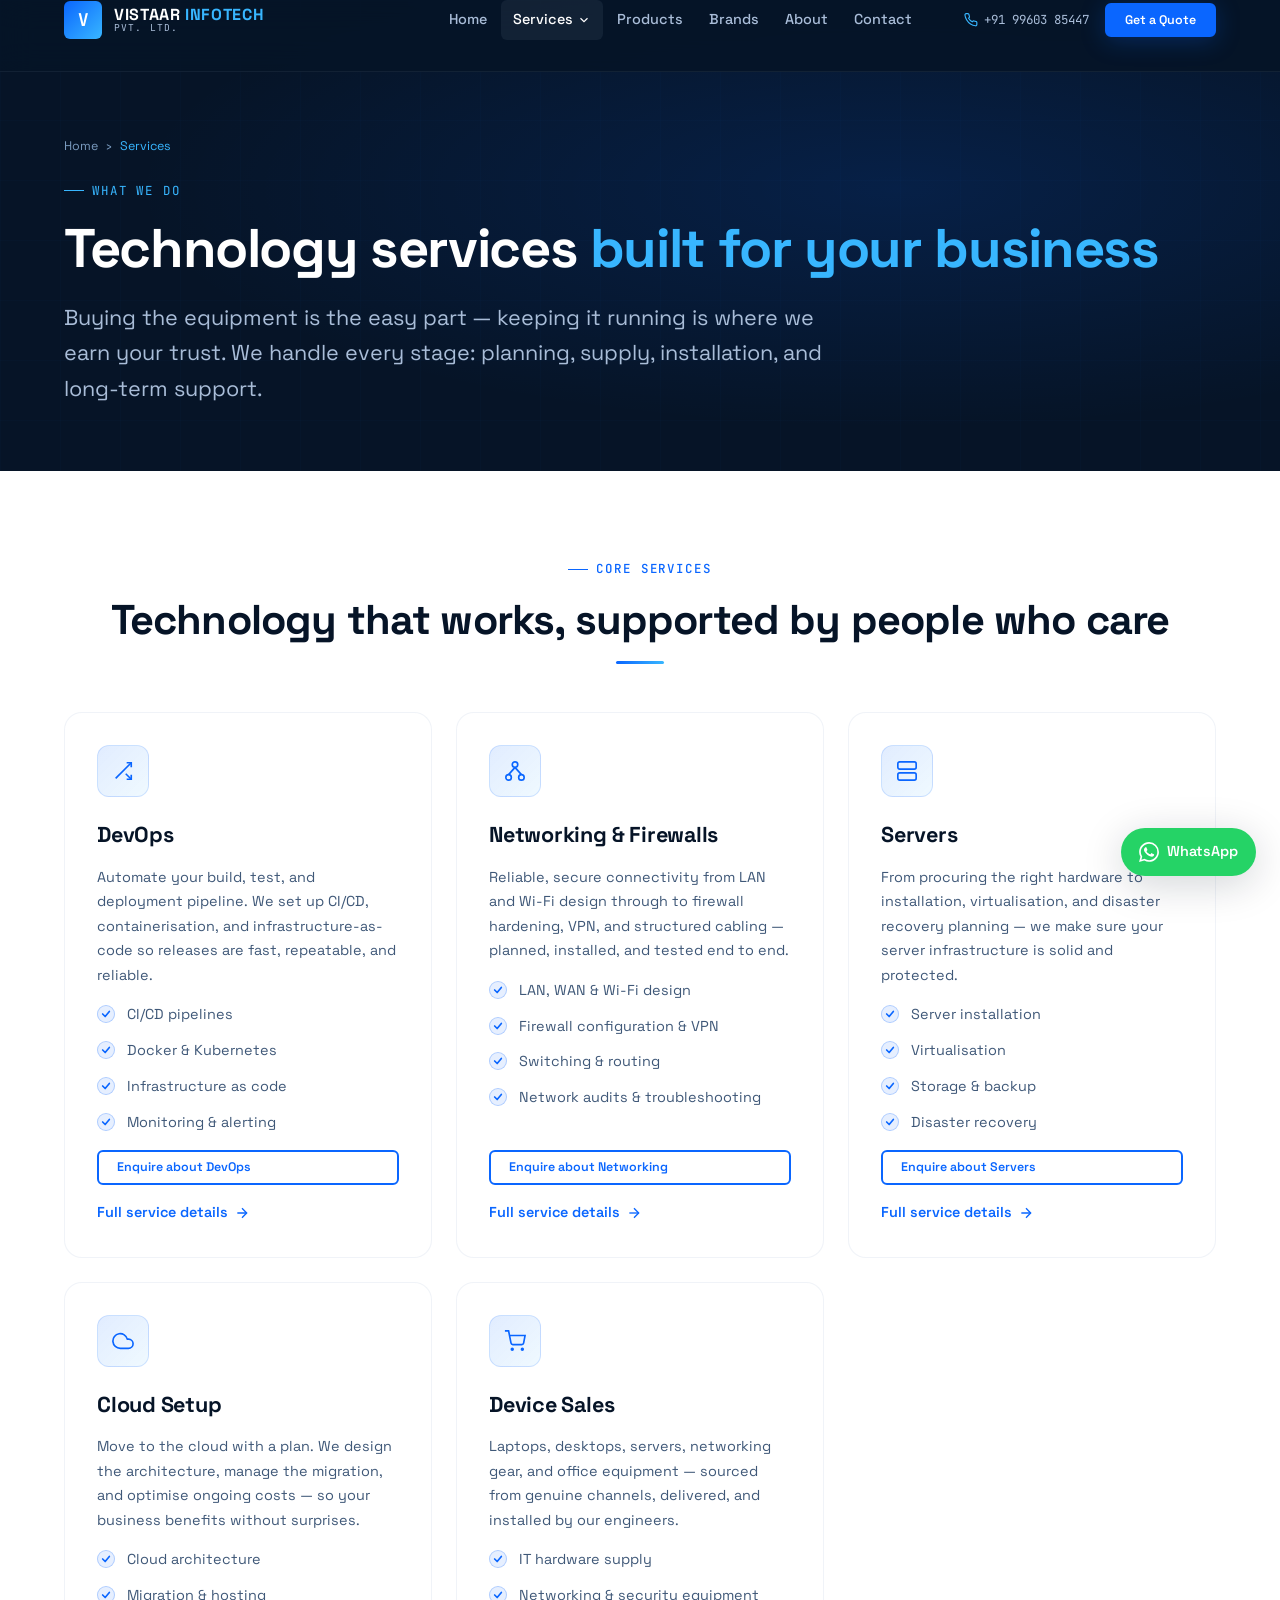
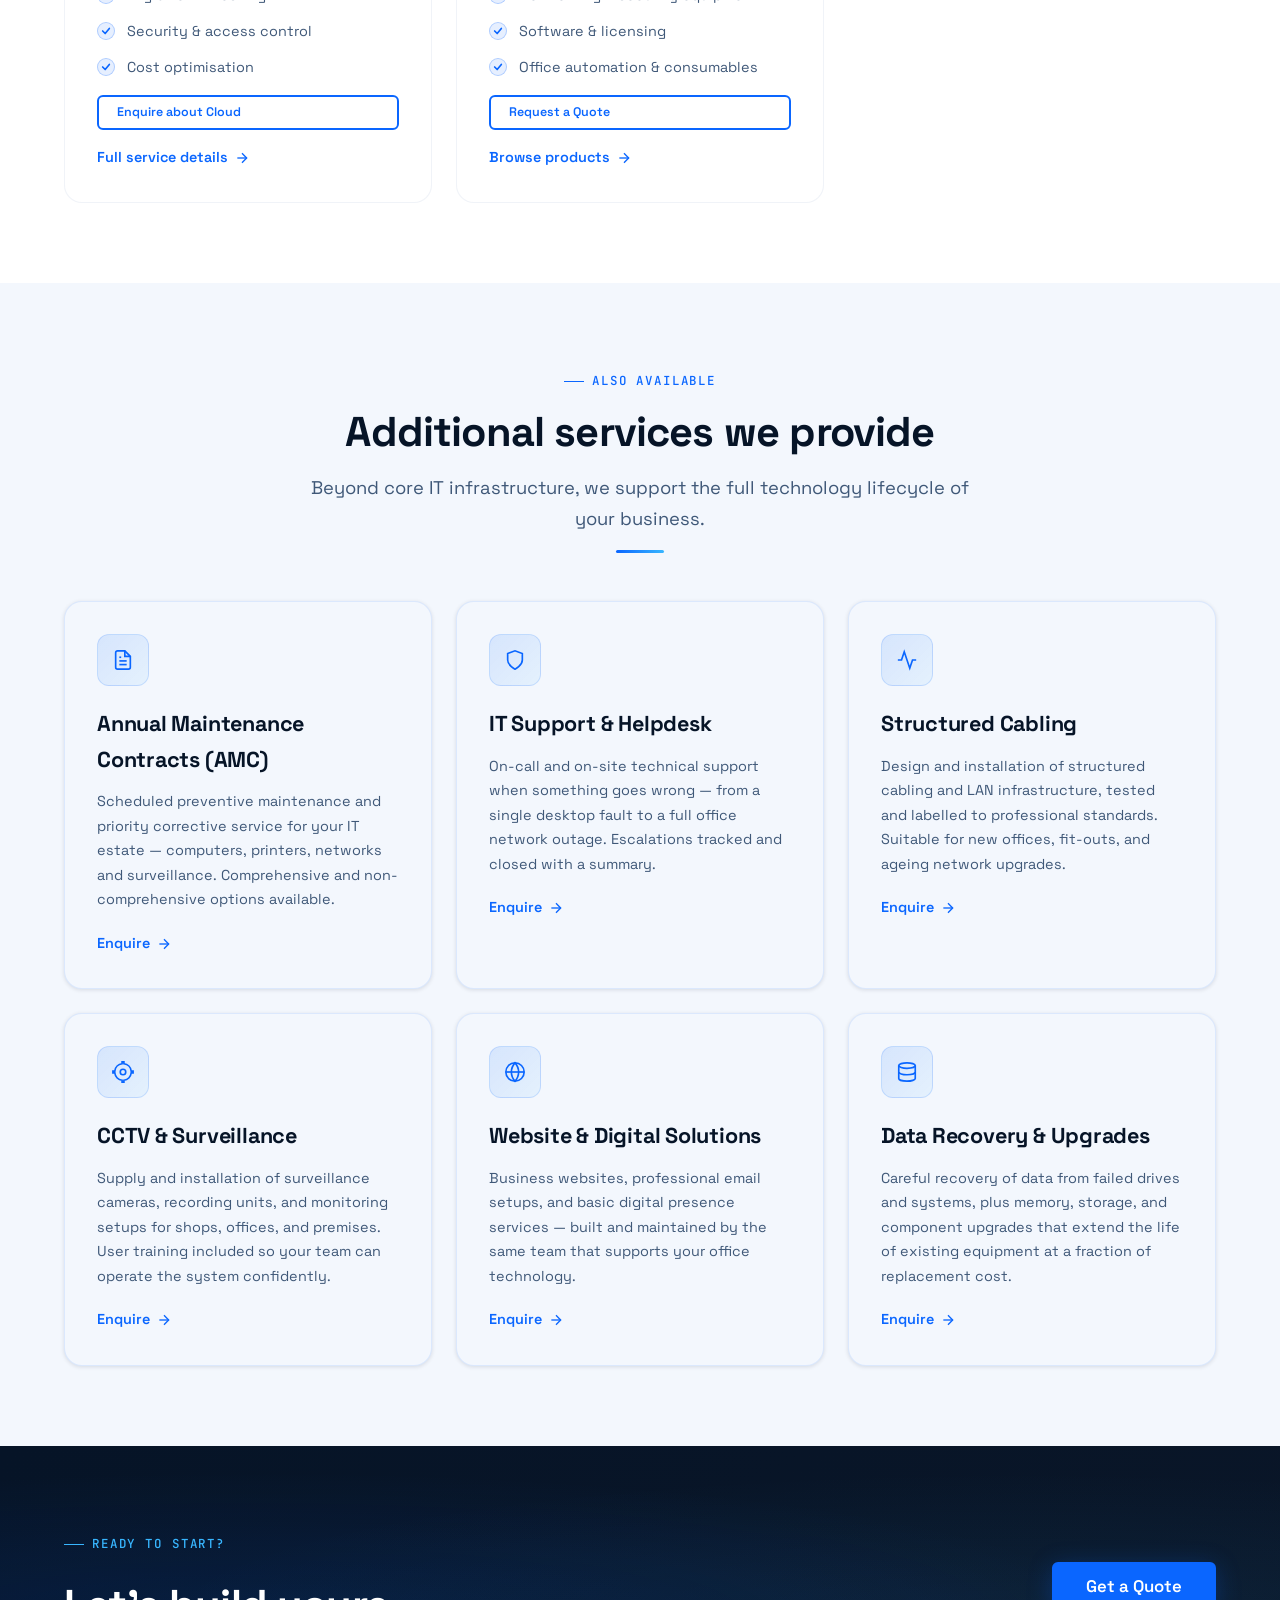
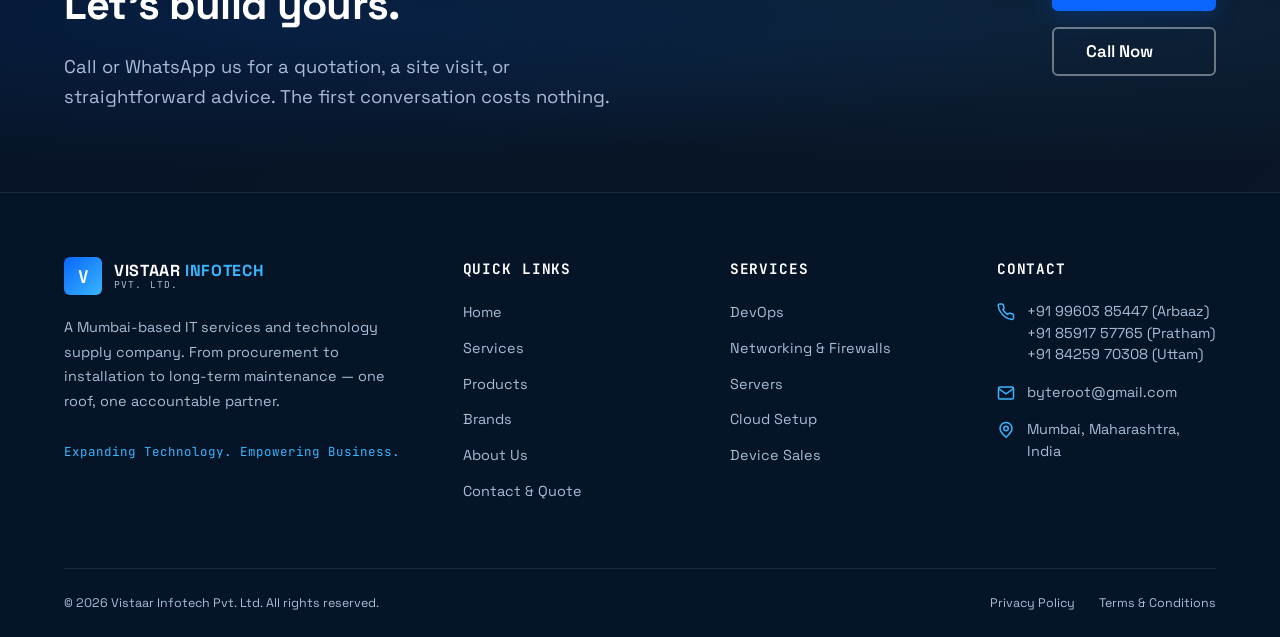
<file: services.html>
<!DOCTYPE html>
<html lang="en">
<head>
  <meta charset="UTF-8" />
  <meta name="viewport" content="width=device-width, initial-scale=1.0" />
  <title>IT Services — DevOps, Networking, Servers & Cloud | Vistaar Infotech Mumbai</title>
  <meta name="description" content="Vistaar Infotech provides end-to-end IT services in Mumbai: DevOps, networking and firewalls, server setup, cloud migration, device sales, AMC, and IT support." />
  <link rel="canonical" href="https://vistaarinfotech.com/services.html" />
  <meta property="og:title" content="IT Services | Vistaar Infotech Mumbai" />
  <meta property="og:description" content="Professional IT services from one partner — DevOps, networking, servers, cloud, and hardware supply in Mumbai." />
  <meta property="og:url" content="https://vistaarinfotech.com/services.html" />
  <link rel="icon" type="image/svg+xml" href="assets/icons/favicon.svg" />
  <link rel="preconnect" href="https://fonts.googleapis.com" />
  <link rel="preconnect" href="https://fonts.gstatic.com" crossorigin />
  <link href="https://fonts.googleapis.com/css2?family=Space+Grotesk:wght@300;400;500;600;700&family=JetBrains+Mono:wght@400;500;600&display=swap" rel="stylesheet" />
  <link rel="stylesheet" href="css/style.css" />
  <link rel="stylesheet" href="css/responsive.css" />
  <link rel="stylesheet" href="css/components.css" />
  <script type="application/ld+json">
  {"@context":"https://schema.org","@type":"Service","serviceType":"IT Services","provider":{"@type":"Organization","name":"Vistaar Infotech Pvt. Ltd.","url":"https://vistaarinfotech.com"},"areaServed":{"@type":"City","name":"Mumbai"},"description":"DevOps, networking, server setup, cloud migration and IT hardware supply services in Mumbai."}
  </script>
</head>
<body>

<header class="site-header" role="banner">
  <div class="container">
    <div class="header-inner">
      <a href="index.html" class="site-logo" aria-label="Vistaar Infotech — Home">
        <div class="logo-mark" aria-hidden="true">V</div>
        <div class="logo-text">
          <span class="logo-name">VISTAAR <span>INFOTECH</span></span>
          <span class="logo-sub">Pvt. Ltd.</span>
        </div>
      </a>
      <nav class="primary-nav" role="navigation" aria-label="Primary navigation">
        <div class="nav-item"><a href="index.html" class="nav-link">Home</a></div>
        <div class="nav-item">
          <a href="services.html" class="nav-link active" aria-haspopup="true">Services <svg xmlns="http://www.w3.org/2000/svg" viewBox="0 0 24 24" fill="none" stroke="currentColor" stroke-width="2" aria-hidden="true"><polyline points="6 9 12 15 18 9"/></svg></a>
          <div class="nav-dropdown" role="menu">
            <a href="services.html" class="dropdown-link" role="menuitem"><svg xmlns="http://www.w3.org/2000/svg" viewBox="0 0 24 24" fill="none" stroke="currentColor" stroke-width="2" aria-hidden="true"><rect x="3" y="3" width="7" height="7"/><rect x="14" y="3" width="7" height="7"/><rect x="14" y="14" width="7" height="7"/><rect x="3" y="14" width="7" height="7"/></svg>All Services</a>
            <div class="dropdown-divider"></div>
            <a href="devops.html" class="dropdown-link" role="menuitem"><svg xmlns="http://www.w3.org/2000/svg" viewBox="0 0 24 24" fill="none" stroke="currentColor" stroke-width="2" aria-hidden="true"><polyline points="16 3 21 3 21 8"/><line x1="4" y1="20" x2="21" y2="3"/><polyline points="21 16 21 21 16 21"/><line x1="15" y1="15" x2="21" y2="21"/></svg>DevOps</a>
            <a href="networking.html" class="dropdown-link" role="menuitem"><svg xmlns="http://www.w3.org/2000/svg" viewBox="0 0 24 24" fill="none" stroke="currentColor" stroke-width="2" aria-hidden="true"><circle cx="12" cy="5" r="3"/><circle cx="5" cy="19" r="3"/><circle cx="19" cy="19" r="3"/><line x1="12" y1="8" x2="5" y2="16"/><line x1="12" y1="8" x2="19" y2="16"/></svg>Networking &amp; Firewalls</a>
            <a href="servers.html" class="dropdown-link" role="menuitem"><svg xmlns="http://www.w3.org/2000/svg" viewBox="0 0 24 24" fill="none" stroke="currentColor" stroke-width="2" aria-hidden="true"><rect x="2" y="2" width="20" height="8" rx="2"/><rect x="2" y="14" width="20" height="8" rx="2"/><line x1="6" y1="6" x2="6.01" y2="6"/><line x1="6" y1="18" x2="6.01" y2="18"/></svg>Servers</a>
            <a href="cloud.html" class="dropdown-link" role="menuitem"><svg xmlns="http://www.w3.org/2000/svg" viewBox="0 0 24 24" fill="none" stroke="currentColor" stroke-width="2" aria-hidden="true"><path d="M18 10h-1.26A8 8 0 1 0 9 20h9a5 5 0 0 0 0-10z"/></svg>Cloud Setup</a>
          </div>
        </div>
        <div class="nav-item"><a href="products.html" class="nav-link">Products</a></div>
        <div class="nav-item"><a href="brands.html" class="nav-link">Brands</a></div>
        <div class="nav-item"><a href="about.html" class="nav-link">About</a></div>
        <div class="nav-item"><a href="contact.html" class="nav-link">Contact</a></div>
      </nav>
      <div class="header-cta">
        <a href="tel:+919960385447" class="header-phone" aria-label="Call Vistaar Infotech"><svg xmlns="http://www.w3.org/2000/svg" viewBox="0 0 24 24" fill="none" stroke="currentColor" stroke-width="2" aria-hidden="true"><path d="M22 16.92v3a2 2 0 0 1-2.18 2 19.79 19.79 0 0 1-8.63-3.07A19.5 19.5 0 0 1 4.69 12 19.79 19.79 0 0 1 1.61 3.41 2 2 0 0 1 3.6 1.21h3a2 2 0 0 1 2 1.72c.127.96.361 1.903.7 2.81a2 2 0 0 1-.45 2.11L7.91 8.86a16 16 0 0 0 6.29 6.29l.95-.95a2 2 0 0 1 2.11-.45c.907.339 1.85.573 2.81.7A2 2 0 0 1 22 16.92z"/></svg>+91 99603 85447</a>
        <a href="contact.html" class="btn btn--primary btn--sm">Get a Quote</a>
      </div>
      <button class="hamburger" aria-label="Open navigation menu" aria-expanded="false" aria-controls="mobile-nav">
        <span class="hamburger-line"></span><span class="hamburger-line"></span><span class="hamburger-line"></span>
      </button>
    </div>
  </div>
</header>

<nav class="mobile-nav" id="mobile-nav" aria-label="Mobile navigation" role="navigation">
  <div class="mobile-nav-links">
    <a href="index.html" class="mobile-nav-link">Home</a>
    <a href="products.html" class="mobile-nav-link">Products</a>
    <a href="brands.html" class="mobile-nav-link">Brands</a>
    <a href="about.html" class="mobile-nav-link">About</a>
    <a href="contact.html" class="mobile-nav-link">Contact</a>
    <div class="mobile-nav-group">
      <p class="mobile-nav-group-label">Services</p>
      <a href="services.html" class="mobile-sub-link active">All Services</a>
      <a href="devops.html" class="mobile-sub-link">DevOps</a>
      <a href="networking.html" class="mobile-sub-link">Networking &amp; Firewalls</a>
      <a href="servers.html" class="mobile-sub-link">Servers</a>
      <a href="cloud.html" class="mobile-sub-link">Cloud Setup</a>
    </div>
  </div>
  <div class="mobile-nav-cta">
    <a href="contact.html" class="btn btn--primary w-full" style="justify-content:center;">Get a Quote</a>
    <a href="tel:+919960385447" class="btn btn--outline-light w-full" style="justify-content:center;">Call Us Now</a>
  </div>
</nav>

<main id="main-content">

<!-- PAGE HERO -->
<section class="page-hero" aria-labelledby="page-title">
  <div class="container">
    <div class="page-hero-content">
      <nav class="breadcrumb" aria-label="Breadcrumb">
        <a href="index.html">Home</a>
        <span class="breadcrumb-sep" aria-hidden="true">›</span>
        <span class="breadcrumb-current">Services</span>
      </nav>
      <div class="page-hero-label" aria-hidden="true">What We Do</div>
      <h1 id="page-title">Technology services <span>built for your business</span></h1>
      <p class="page-hero-sub">Buying the equipment is the easy part — keeping it running is where we earn your trust. We handle every stage: planning, supply, installation, and long-term support.</p>
    </div>
  </div>
</section>

<!-- CORE SERVICES -->
<section class="section" aria-labelledby="core-svc-heading">
  <div class="container">
    <div class="section-header section-header--center">
      <span class="section-label section-label--dark">Core Services</span>
      <h2 class="section-heading" id="core-svc-heading">Technology that works, supported by people who care</h2>
      <span class="heading-line" aria-hidden="true"></span>
    </div>

    <div class="grid-auto animate-fade-up" role="list">

      <!-- DevOps -->
      <article class="service-card" role="listitem">
        <div class="card-icon" aria-hidden="true">
          <svg xmlns="http://www.w3.org/2000/svg" viewBox="0 0 24 24" fill="none" stroke="currentColor" stroke-width="1.8"><polyline points="16 3 21 3 21 8"/><line x1="4" y1="20" x2="21" y2="3"/><polyline points="21 16 21 21 16 21"/><line x1="15" y1="15" x2="21" y2="21"/></svg>
        </div>
        <h3 class="card-title">DevOps</h3>
        <p class="card-body">Automate your build, test, and deployment pipeline. We set up CI/CD, containerisation, and infrastructure-as-code so releases are fast, repeatable, and reliable.</p>
        <ul class="check-list mt-4" style="margin-bottom:var(--sp-4);">
          <li>CI/CD pipelines</li>
          <li>Docker &amp; Kubernetes</li>
          <li>Infrastructure as code</li>
          <li>Monitoring &amp; alerting</li>
        </ul>
        <a href="contact.html?service=DevOps" class="btn btn--outline btn--sm" style="margin-top:auto;">Enquire about DevOps</a>
        <a href="devops.html" class="card-link mt-4">Full service details <svg xmlns="http://www.w3.org/2000/svg" viewBox="0 0 24 24" fill="none" stroke="currentColor" stroke-width="2" aria-hidden="true"><line x1="5" y1="12" x2="19" y2="12"/><polyline points="12 5 19 12 12 19"/></svg></a>
      </article>

      <!-- Networking -->
      <article class="service-card" role="listitem">
        <div class="card-icon" aria-hidden="true">
          <svg xmlns="http://www.w3.org/2000/svg" viewBox="0 0 24 24" fill="none" stroke="currentColor" stroke-width="1.8"><circle cx="12" cy="5" r="3"/><circle cx="5" cy="19" r="3"/><circle cx="19" cy="19" r="3"/><line x1="12" y1="8" x2="5" y2="16"/><line x1="12" y1="8" x2="19" y2="16"/></svg>
        </div>
        <h3 class="card-title">Networking &amp; Firewalls</h3>
        <p class="card-body">Reliable, secure connectivity from LAN and Wi-Fi design through to firewall hardening, VPN, and structured cabling — planned, installed, and tested end to end.</p>
        <ul class="check-list mt-4" style="margin-bottom:var(--sp-4);">
          <li>LAN, WAN &amp; Wi-Fi design</li>
          <li>Firewall configuration &amp; VPN</li>
          <li>Switching &amp; routing</li>
          <li>Network audits &amp; troubleshooting</li>
        </ul>
        <a href="contact.html?service=Networking+and+Firewalls" class="btn btn--outline btn--sm" style="margin-top:auto;">Enquire about Networking</a>
        <a href="networking.html" class="card-link mt-4">Full service details <svg xmlns="http://www.w3.org/2000/svg" viewBox="0 0 24 24" fill="none" stroke="currentColor" stroke-width="2" aria-hidden="true"><line x1="5" y1="12" x2="19" y2="12"/><polyline points="12 5 19 12 12 19"/></svg></a>
      </article>

      <!-- Servers -->
      <article class="service-card" role="listitem">
        <div class="card-icon" aria-hidden="true">
          <svg xmlns="http://www.w3.org/2000/svg" viewBox="0 0 24 24" fill="none" stroke="currentColor" stroke-width="1.8"><rect x="2" y="2" width="20" height="8" rx="2"/><rect x="2" y="14" width="20" height="8" rx="2"/><line x1="6" y1="6" x2="6.01" y2="6"/><line x1="6" y1="18" x2="6.01" y2="18"/></svg>
        </div>
        <h3 class="card-title">Servers</h3>
        <p class="card-body">From procuring the right hardware to installation, virtualisation, and disaster recovery planning — we make sure your server infrastructure is solid and protected.</p>
        <ul class="check-list mt-4" style="margin-bottom:var(--sp-4);">
          <li>Server installation</li>
          <li>Virtualisation</li>
          <li>Storage &amp; backup</li>
          <li>Disaster recovery</li>
        </ul>
        <a href="contact.html?service=Servers" class="btn btn--outline btn--sm" style="margin-top:auto;">Enquire about Servers</a>
        <a href="servers.html" class="card-link mt-4">Full service details <svg xmlns="http://www.w3.org/2000/svg" viewBox="0 0 24 24" fill="none" stroke="currentColor" stroke-width="2" aria-hidden="true"><line x1="5" y1="12" x2="19" y2="12"/><polyline points="12 5 19 12 12 19"/></svg></a>
      </article>

      <!-- Cloud -->
      <article class="service-card" role="listitem">
        <div class="card-icon" aria-hidden="true">
          <svg xmlns="http://www.w3.org/2000/svg" viewBox="0 0 24 24" fill="none" stroke="currentColor" stroke-width="1.8"><path d="M18 10h-1.26A8 8 0 1 0 9 20h9a5 5 0 0 0 0-10z"/></svg>
        </div>
        <h3 class="card-title">Cloud Setup</h3>
        <p class="card-body">Move to the cloud with a plan. We design the architecture, manage the migration, and optimise ongoing costs — so your business benefits without surprises.</p>
        <ul class="check-list mt-4" style="margin-bottom:var(--sp-4);">
          <li>Cloud architecture</li>
          <li>Migration &amp; hosting</li>
          <li>Security &amp; access control</li>
          <li>Cost optimisation</li>
        </ul>
        <a href="contact.html?service=Cloud+Setup" class="btn btn--outline btn--sm" style="margin-top:auto;">Enquire about Cloud</a>
        <a href="cloud.html" class="card-link mt-4">Full service details <svg xmlns="http://www.w3.org/2000/svg" viewBox="0 0 24 24" fill="none" stroke="currentColor" stroke-width="2" aria-hidden="true"><line x1="5" y1="12" x2="19" y2="12"/><polyline points="12 5 19 12 12 19"/></svg></a>
      </article>

      <!-- Device Sales -->
      <article class="service-card" role="listitem">
        <div class="card-icon" aria-hidden="true">
          <svg xmlns="http://www.w3.org/2000/svg" viewBox="0 0 24 24" fill="none" stroke="currentColor" stroke-width="1.8"><circle cx="9" cy="21" r="1"/><circle cx="20" cy="21" r="1"/><path d="M1 1h4l2.68 13.39a2 2 0 0 0 2 1.61h9.72a2 2 0 0 0 2-1.61L23 6H6"/></svg>
        </div>
        <h3 class="card-title">Device Sales</h3>
        <p class="card-body">Laptops, desktops, servers, networking gear, and office equipment — sourced from genuine channels, delivered, and installed by our engineers.</p>
        <ul class="check-list mt-4" style="margin-bottom:var(--sp-4);">
          <li>IT hardware supply</li>
          <li>Networking &amp; security equipment</li>
          <li>Software &amp; licensing</li>
          <li>Office automation &amp; consumables</li>
        </ul>
        <a href="contact.html?service=Device+Sales" class="btn btn--outline btn--sm" style="margin-top:auto;">Request a Quote</a>
        <a href="products.html" class="card-link mt-4">Browse products <svg xmlns="http://www.w3.org/2000/svg" viewBox="0 0 24 24" fill="none" stroke="currentColor" stroke-width="2" aria-hidden="true"><line x1="5" y1="12" x2="19" y2="12"/><polyline points="12 5 19 12 12 19"/></svg></a>
      </article>

    </div>
  </div>
</section>

<!-- ADDITIONAL SERVICES -->
<section class="section section--soft" aria-labelledby="add-svc-heading">
  <div class="container">
    <div class="section-header section-header--center">
      <span class="section-label section-label--dark">Also Available</span>
      <h2 class="section-heading" id="add-svc-heading">Additional services we provide</h2>
      <p class="section-subheading">Beyond core IT infrastructure, we support the full technology lifecycle of your business.</p>
      <span class="heading-line" aria-hidden="true"></span>
    </div>

    <div class="grid-3 animate-fade-up" role="list">

      <div class="card card--soft" role="listitem">
        <div class="card-icon" aria-hidden="true">
          <svg xmlns="http://www.w3.org/2000/svg" viewBox="0 0 24 24" fill="none" stroke="currentColor" stroke-width="1.8"><path d="M14 2H6a2 2 0 0 0-2 2v16a2 2 0 0 0 2 2h12a2 2 0 0 0 2-2V8z"/><polyline points="14 2 14 8 20 8"/><line x1="16" y1="13" x2="8" y2="13"/><line x1="16" y1="17" x2="8" y2="17"/><polyline points="10 9 9 9 8 9"/></svg>
        </div>
        <h3 class="card-title">Annual Maintenance Contracts (AMC)</h3>
        <p class="card-body">Scheduled preventive maintenance and priority corrective service for your IT estate — computers, printers, networks and surveillance. Comprehensive and non-comprehensive options available.</p>
        <a href="contact.html?service=Other" class="card-link">Enquire <svg xmlns="http://www.w3.org/2000/svg" viewBox="0 0 24 24" fill="none" stroke="currentColor" stroke-width="2" aria-hidden="true"><line x1="5" y1="12" x2="19" y2="12"/><polyline points="12 5 19 12 12 19"/></svg></a>
      </div>

      <div class="card card--soft" role="listitem">
        <div class="card-icon" aria-hidden="true">
          <svg xmlns="http://www.w3.org/2000/svg" viewBox="0 0 24 24" fill="none" stroke="currentColor" stroke-width="1.8"><path d="M12 22s8-4 8-10V5l-8-3-8 3v7c0 6 8 10 8 10z"/></svg>
        </div>
        <h3 class="card-title">IT Support &amp; Helpdesk</h3>
        <p class="card-body">On-call and on-site technical support when something goes wrong — from a single desktop fault to a full office network outage. Escalations tracked and closed with a summary.</p>
        <a href="contact.html?service=Other" class="card-link">Enquire <svg xmlns="http://www.w3.org/2000/svg" viewBox="0 0 24 24" fill="none" stroke="currentColor" stroke-width="2" aria-hidden="true"><line x1="5" y1="12" x2="19" y2="12"/><polyline points="12 5 19 12 12 19"/></svg></a>
      </div>

      <div class="card card--soft" role="listitem">
        <div class="card-icon" aria-hidden="true">
          <svg xmlns="http://www.w3.org/2000/svg" viewBox="0 0 24 24" fill="none" stroke="currentColor" stroke-width="1.8"><polyline points="22 12 18 12 15 21 9 3 6 12 2 12"/></svg>
        </div>
        <h3 class="card-title">Structured Cabling</h3>
        <p class="card-body">Design and installation of structured cabling and LAN infrastructure, tested and labelled to professional standards. Suitable for new offices, fit-outs, and ageing network upgrades.</p>
        <a href="contact.html?service=Networking+and+Firewalls" class="card-link">Enquire <svg xmlns="http://www.w3.org/2000/svg" viewBox="0 0 24 24" fill="none" stroke="currentColor" stroke-width="2" aria-hidden="true"><line x1="5" y1="12" x2="19" y2="12"/><polyline points="12 5 19 12 12 19"/></svg></a>
      </div>

      <div class="card card--soft" role="listitem">
        <div class="card-icon" aria-hidden="true">
          <svg xmlns="http://www.w3.org/2000/svg" viewBox="0 0 24 24" fill="none" stroke="currentColor" stroke-width="1.8"><circle cx="12" cy="12" r="3"/><path d="M20.94 11A8.994 8.994 0 0 0 13 3.06V1h-2v2.06A8.994 8.994 0 0 0 3.06 11H1v2h2.06A8.994 8.994 0 0 0 11 20.94V23h2v-2.06A8.994 8.994 0 0 0 20.94 13H23v-2h-2.06z"/></svg>
        </div>
        <h3 class="card-title">CCTV &amp; Surveillance</h3>
        <p class="card-body">Supply and installation of surveillance cameras, recording units, and monitoring setups for shops, offices, and premises. User training included so your team can operate the system confidently.</p>
        <a href="contact.html?service=Other" class="card-link">Enquire <svg xmlns="http://www.w3.org/2000/svg" viewBox="0 0 24 24" fill="none" stroke="currentColor" stroke-width="2" aria-hidden="true"><line x1="5" y1="12" x2="19" y2="12"/><polyline points="12 5 19 12 12 19"/></svg></a>
      </div>

      <div class="card card--soft" role="listitem">
        <div class="card-icon" aria-hidden="true">
          <svg xmlns="http://www.w3.org/2000/svg" viewBox="0 0 24 24" fill="none" stroke="currentColor" stroke-width="1.8"><circle cx="12" cy="12" r="10"/><line x1="2" y1="12" x2="22" y2="12"/><path d="M12 2a15.3 15.3 0 0 1 4 10 15.3 15.3 0 0 1-4 10 15.3 15.3 0 0 1-4-10 15.3 15.3 0 0 1 4-10z"/></svg>
        </div>
        <h3 class="card-title">Website &amp; Digital Solutions</h3>
        <p class="card-body">Business websites, professional email setups, and basic digital presence services — built and maintained by the same team that supports your office technology.</p>
        <a href="contact.html?service=Other" class="card-link">Enquire <svg xmlns="http://www.w3.org/2000/svg" viewBox="0 0 24 24" fill="none" stroke="currentColor" stroke-width="2" aria-hidden="true"><line x1="5" y1="12" x2="19" y2="12"/><polyline points="12 5 19 12 12 19"/></svg></a>
      </div>

      <div class="card card--soft" role="listitem">
        <div class="card-icon" aria-hidden="true">
          <svg xmlns="http://www.w3.org/2000/svg" viewBox="0 0 24 24" fill="none" stroke="currentColor" stroke-width="1.8"><ellipse cx="12" cy="5" rx="9" ry="3"/><path d="M21 12c0 1.66-4 3-9 3s-9-1.34-9-3"/><path d="M3 5v14c0 1.66 4 3 9 3s9-1.34 9-3V5"/></svg>
        </div>
        <h3 class="card-title">Data Recovery &amp; Upgrades</h3>
        <p class="card-body">Careful recovery of data from failed drives and systems, plus memory, storage, and component upgrades that extend the life of existing equipment at a fraction of replacement cost.</p>
        <a href="contact.html?service=Other" class="card-link">Enquire <svg xmlns="http://www.w3.org/2000/svg" viewBox="0 0 24 24" fill="none" stroke="currentColor" stroke-width="2" aria-hidden="true"><line x1="5" y1="12" x2="19" y2="12"/><polyline points="12 5 19 12 12 19"/></svg></a>
      </div>

    </div>
  </div>
</section>

<!-- CTA BAND -->
<section class="section cta-band" aria-labelledby="cta-heading">
  <div class="container">
    <div class="cta-band-grid">
      <div class="cta-band-text">
        <span class="section-label">Ready to start?</span>
        <h2 class="cta-band-heading" id="cta-heading">Let's build yours.</h2>
        <p class="cta-band-sub">Call or WhatsApp us for a quotation, a site visit, or straightforward advice. The first conversation costs nothing.</p>
      </div>
      <div class="cta-band-actions">
        <a href="contact.html" class="btn btn--primary btn--lg">Get a Quote</a>
        <a href="tel:+919960385447" class="btn btn--outline-light btn--lg">Call Now</a>
      </div>
    </div>
  </div>
</section>

</main>

<!-- FOOTER -->
<footer class="site-footer" role="contentinfo">
  <div class="container">
    <div class="footer-main">
      <div class="footer-brand">
        <div class="footer-logo"><a href="index.html" class="site-logo"><div class="logo-mark" aria-hidden="true">V</div><div class="logo-text"><span class="logo-name">VISTAAR <span>INFOTECH</span></span><span class="logo-sub">Pvt. Ltd.</span></div></a></div>
        <p class="footer-desc">A Mumbai-based IT services and technology supply company. From procurement to installation to long-term maintenance — one roof, one accountable partner.</p>
        <span class="footer-tagline">Expanding Technology. Empowering Business.</span>
      </div>
      <div>
        <h3 class="footer-col-title">Quick Links</h3>
        <nav class="footer-links">
          <a href="index.html" class="footer-link">Home</a>
          <a href="services.html" class="footer-link">Services</a>
          <a href="products.html" class="footer-link">Products</a>
          <a href="brands.html" class="footer-link">Brands</a>
          <a href="about.html" class="footer-link">About Us</a>
          <a href="contact.html" class="footer-link">Contact &amp; Quote</a>
        </nav>
      </div>
      <div>
        <h3 class="footer-col-title">Services</h3>
        <nav class="footer-links">
          <a href="devops.html" class="footer-link">DevOps</a>
          <a href="networking.html" class="footer-link">Networking &amp; Firewalls</a>
          <a href="servers.html" class="footer-link">Servers</a>
          <a href="cloud.html" class="footer-link">Cloud Setup</a>
          <a href="products.html" class="footer-link">Device Sales</a>
        </nav>
      </div>
      <div>
        <h3 class="footer-col-title">Contact</h3>
        <address style="font-style:normal;">
          <div class="footer-contact-item">
            <svg class="footer-contact-icon" xmlns="http://www.w3.org/2000/svg" viewBox="0 0 24 24" fill="none" stroke="currentColor" stroke-width="2" aria-hidden="true"><path d="M22 16.92v3a2 2 0 0 1-2.18 2 19.79 19.79 0 0 1-8.63-3.07A19.5 19.5 0 0 1 4.69 12 19.79 19.79 0 0 1 1.61 3.41 2 2 0 0 1 3.6 1.21h3a2 2 0 0 1 2 1.72c.127.96.361 1.903.7 2.81a2 2 0 0 1-.45 2.11L7.91 8.86a16 16 0 0 0 6.29 6.29l.95-.95a2 2 0 0 1 2.11-.45c.907.339 1.85.573 2.81.7A2 2 0 0 1 22 16.92z"/></svg>
            <div class="footer-contact-text"><a href="tel:+919960385447">+91 99603 85447</a> (Arbaaz)<br><a href="tel:+918591757765">+91 85917 57765</a> (Pratham)<br><a href="tel:+918425970308">+91 84259 70308</a> (Uttam)</div>
          </div>
          <div class="footer-contact-item">
            <svg class="footer-contact-icon" xmlns="http://www.w3.org/2000/svg" viewBox="0 0 24 24" fill="none" stroke="currentColor" stroke-width="2" aria-hidden="true"><path d="M4 4h16c1.1 0 2 .9 2 2v12c0 1.1-.9 2-2 2H4c-1.1 0-2-.9-2-2V6c0-1.1.9-2 2-2z"/><polyline points="22,6 12,13 2,6"/></svg>
            <div class="footer-contact-text"><a href="mailto:byteroot@gmail.com">byteroot@gmail.com</a></div>
          </div>
          <div class="footer-contact-item">
            <svg class="footer-contact-icon" xmlns="http://www.w3.org/2000/svg" viewBox="0 0 24 24" fill="none" stroke="currentColor" stroke-width="2" aria-hidden="true"><circle cx="12" cy="10" r="3"/><path d="M12 21.7C17.3 17 20 13 20 10a8 8 0 1 0-16 0c0 3 2.7 6.9 8 11.7z"/></svg>
            <div class="footer-contact-text">Mumbai, Maharashtra, India</div>
          </div>
        </address>
      </div>
    </div>
    <div class="footer-bottom">
      <p class="footer-bottom-text">&copy; 2026 Vistaar Infotech Pvt. Ltd. All rights reserved.</p>
      <nav class="footer-bottom-links"><a href="privacy-policy.html" class="footer-bottom-link">Privacy Policy</a><a href="terms.html" class="footer-bottom-link">Terms &amp; Conditions</a></nav>
    </div>
  </div>
</footer>

<div class="float-actions">
  <a href="#" id="float-wa" class="float-btn float-btn--wa" aria-label="Chat on WhatsApp" rel="noopener">
    <svg xmlns="http://www.w3.org/2000/svg" width="20" height="20" viewBox="0 0 24 24" fill="currentColor" aria-hidden="true"><path d="M17.472 14.382c-.297-.149-1.758-.867-2.03-.967-.273-.099-.471-.148-.67.15-.197.297-.767.966-.94 1.164-.173.199-.347.223-.644.075-.297-.15-1.255-.463-2.39-1.475-.883-.788-1.48-1.761-1.653-2.059-.173-.297-.018-.458.13-.606.134-.133.298-.347.446-.52.149-.174.198-.298.298-.497.099-.198.05-.371-.025-.52-.075-.149-.669-1.612-.916-2.207-.242-.579-.487-.5-.669-.51-.173-.008-.371-.01-.57-.01-.198 0-.52.074-.792.372-.272.297-1.04 1.016-1.04 2.479 0 1.462 1.065 2.875 1.213 3.074.149.198 2.096 3.2 5.077 4.487.709.306 1.262.489 1.694.625.712.227 1.36.195 1.871.118.571-.085 1.758-.719 2.006-1.413.248-.694.248-1.289.173-1.413-.074-.124-.272-.198-.57-.347m-5.421 7.403h-.004a9.87 9.87 0 0 1-5.031-1.378l-.361-.214-3.741.982.998-3.648-.235-.374a9.86 9.86 0 0 1-1.51-5.26c.001-5.45 4.436-9.884 9.888-9.884 2.64 0 5.122 1.03 6.988 2.898a9.825 9.825 0 0 1 2.893 6.994c-.003 5.45-4.437 9.884-9.885 9.884m8.413-18.297A11.815 11.815 0 0 0 12.05 0C5.495 0 .16 5.335.157 11.892c0 2.096.547 4.142 1.588 5.945L.057 24l6.305-1.654a11.882 11.882 0 0 0 5.683 1.448h.005c6.554 0 11.89-5.335 11.893-11.893a11.821 11.821 0 0 0-3.48-8.413Z"/></svg>
    <span class="float-btn-label">WhatsApp</span>
  </a>
</div>
<div class="mobile-contact-bar" role="complementary">
  <a href="tel:+919960385447" class="mcb-call" aria-label="Call"><svg xmlns="http://www.w3.org/2000/svg" viewBox="0 0 24 24" fill="none" stroke="currentColor" stroke-width="2" aria-hidden="true"><path d="M22 16.92v3a2 2 0 0 1-2.18 2 19.79 19.79 0 0 1-8.63-3.07A19.5 19.5 0 0 1 4.69 12 19.79 19.79 0 0 1 1.61 3.41 2 2 0 0 1 3.6 1.21h3a2 2 0 0 1 2 1.72c.127.96.361 1.903.7 2.81a2 2 0 0 1-.45 2.11L7.91 8.86a16 16 0 0 0 6.29 6.29l.95-.95a2 2 0 0 1 2.11-.45c.907.339 1.85.573 2.81.7A2 2 0 0 1 22 16.92z"/></svg>Call</a>
  <a href="#" id="mobile-wa" class="mcb-wa" aria-label="WhatsApp"><svg xmlns="http://www.w3.org/2000/svg" viewBox="0 0 24 24" fill="currentColor" aria-hidden="true"><path d="M17.472 14.382c-.297-.149-1.758-.867-2.03-.967-.273-.099-.471-.148-.67.15-.197.297-.767.966-.94 1.164-.173.199-.347.223-.644.075-.297-.15-1.255-.463-2.39-1.475-.883-.788-1.48-1.761-1.653-2.059-.173-.297-.018-.458.13-.606.134-.133.298-.347.446-.52.149-.174.198-.298.298-.497.099-.198.05-.371-.025-.52-.075-.149-.669-1.612-.916-2.207-.242-.579-.487-.5-.669-.51-.173-.008-.371-.01-.57-.01-.198 0-.52.074-.792.372-.272.297-1.04 1.016-1.04 2.479 0 1.462 1.065 2.875 1.213 3.074.149.198 2.096 3.2 5.077 4.487.709.306 1.262.489 1.694.625.712.227 1.36.195 1.871.118.571-.085 1.758-.719 2.006-1.413.248-.694.248-1.289.173-1.413-.074-.124-.272-.198-.57-.347m-5.421 7.403h-.004a9.87 9.87 0 0 1-5.031-1.378l-.361-.214-3.741.982.998-3.648-.235-.374a9.86 9.86 0 0 1-1.51-5.26c.001-5.45 4.436-9.884 9.888-9.884 2.64 0 5.122 1.03 6.988 2.898a9.825 9.825 0 0 1 2.893 6.994c-.003 5.45-4.437 9.884-9.885 9.884m8.413-18.297A11.815 11.815 0 0 0 12.05 0C5.495 0 .16 5.335.157 11.892c0 2.096.547 4.142 1.588 5.945L.057 24l6.305-1.654a11.882 11.882 0 0 0 5.683 1.448h.005c6.554 0 11.89-5.335 11.893-11.893a11.821 11.821 0 0 0-3.48-8.413Z"/></svg>WhatsApp</a>
  <a href="mailto:byteroot@gmail.com" class="mcb-mail" aria-label="Email"><svg xmlns="http://www.w3.org/2000/svg" viewBox="0 0 24 24" fill="none" stroke="currentColor" stroke-width="2" aria-hidden="true"><path d="M4 4h16c1.1 0 2 .9 2 2v12c0 1.1-.9 2-2 2H4c-1.1 0-2-.9-2-2V6c0-1.1.9-2 2-2z"/><polyline points="22,6 12,13 2,6"/></svg>Email</a>
</div>

<script src="js/config.js"></script>
<script src="js/navigation.js"></script>
<script src="js/main.js"></script>
<script src="js/contact.js"></script>
</body>
</html>
</file>
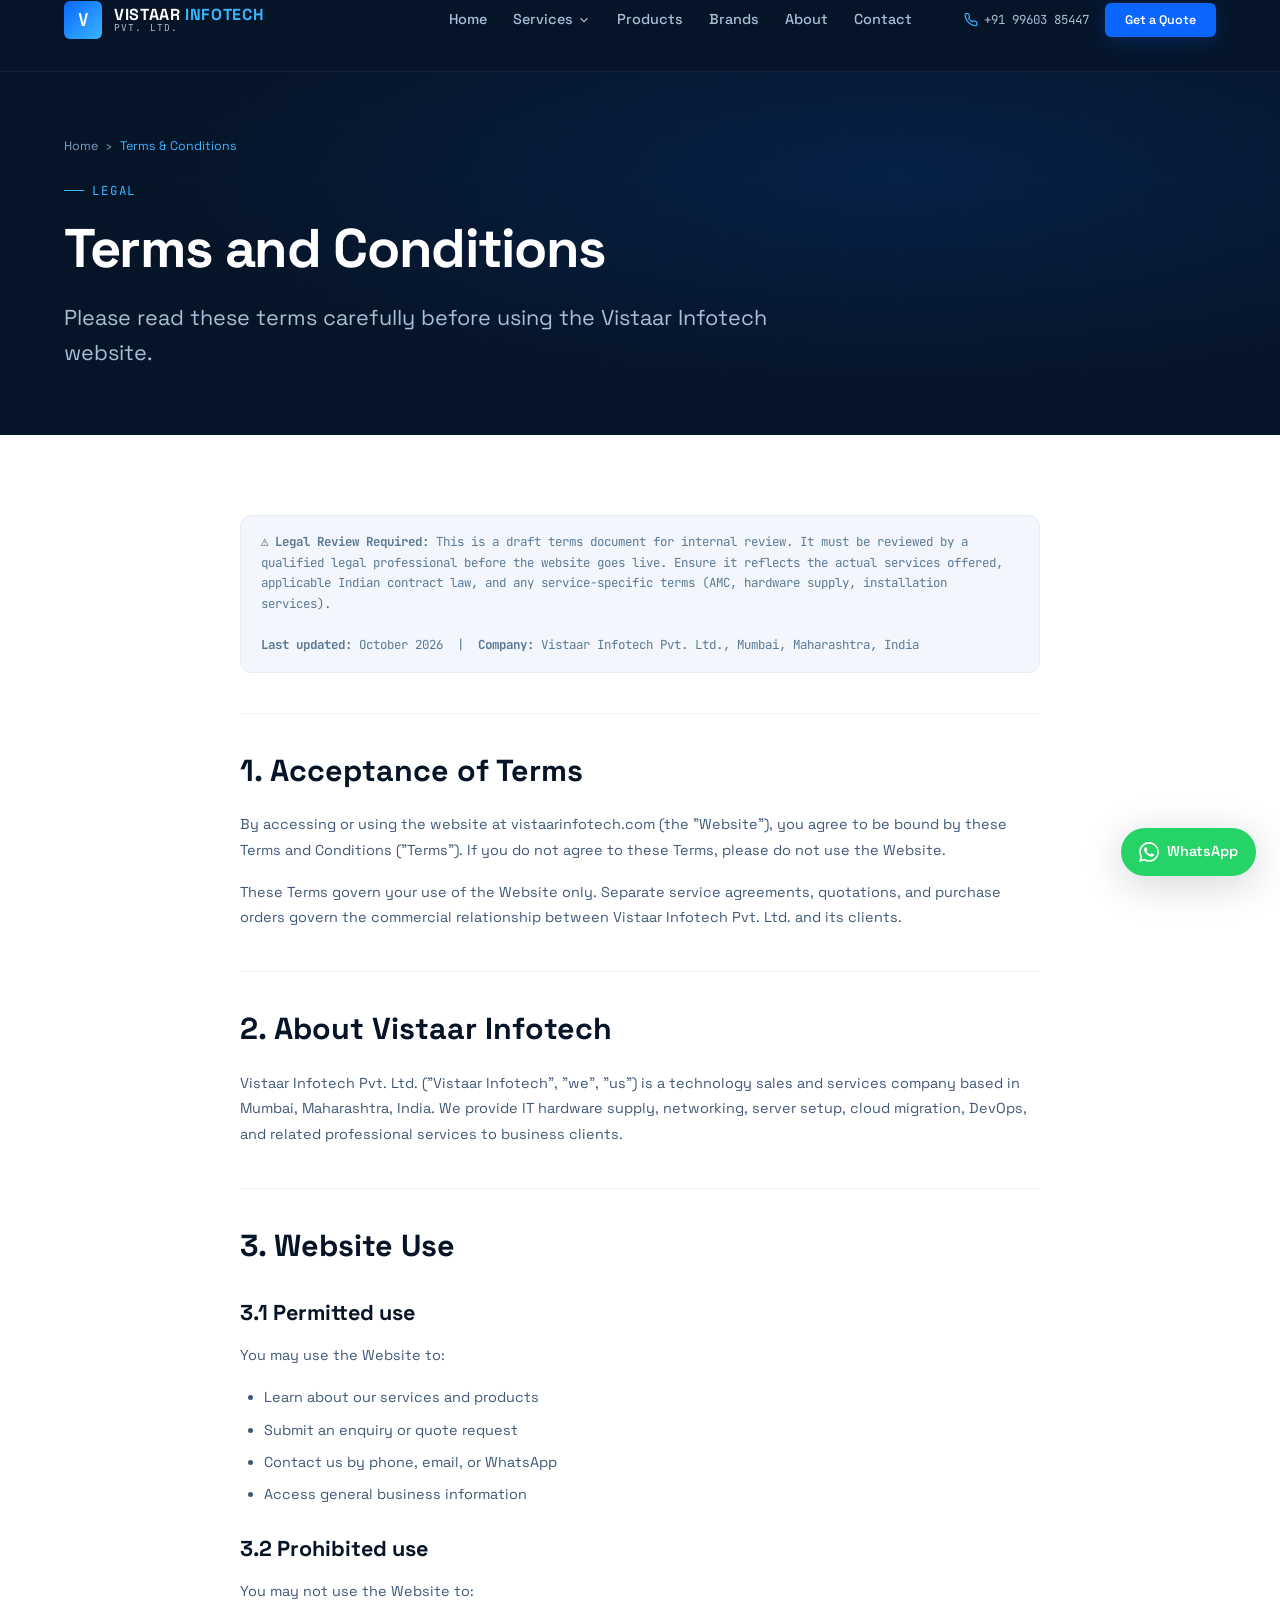
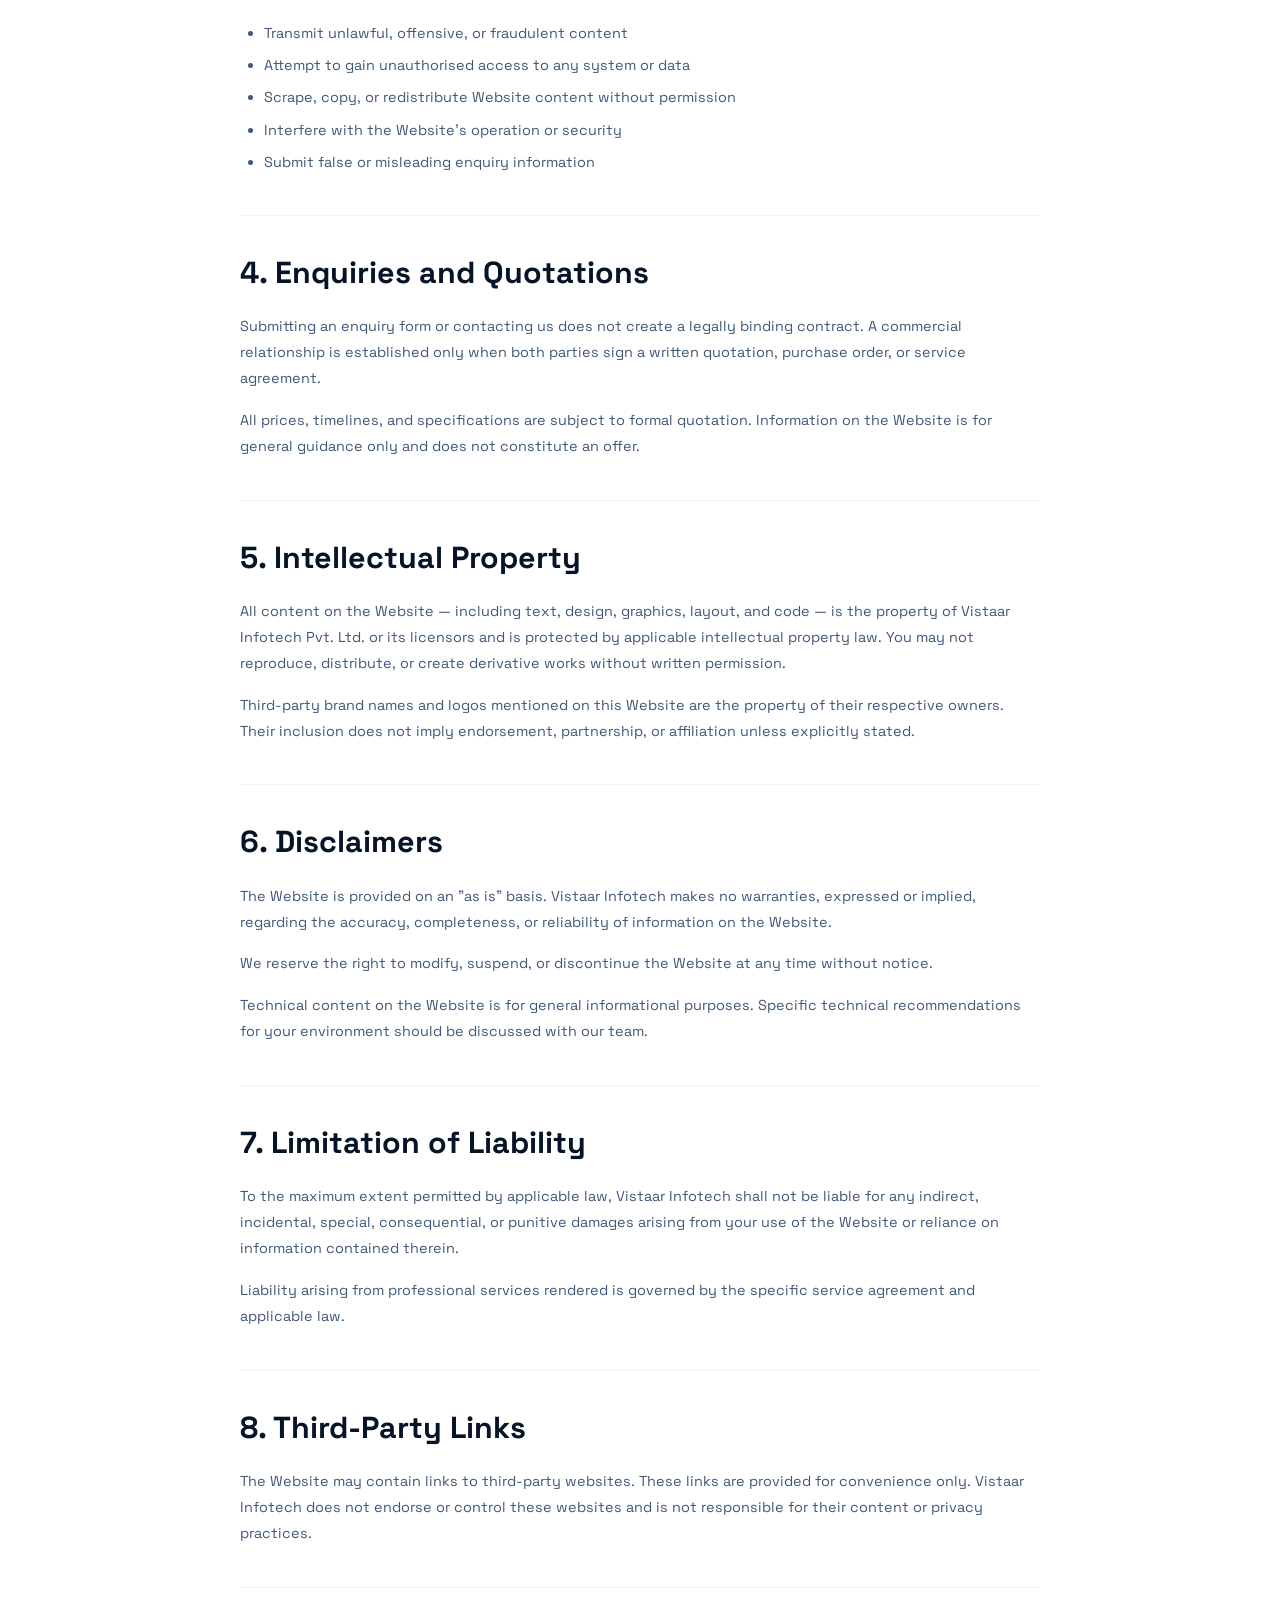
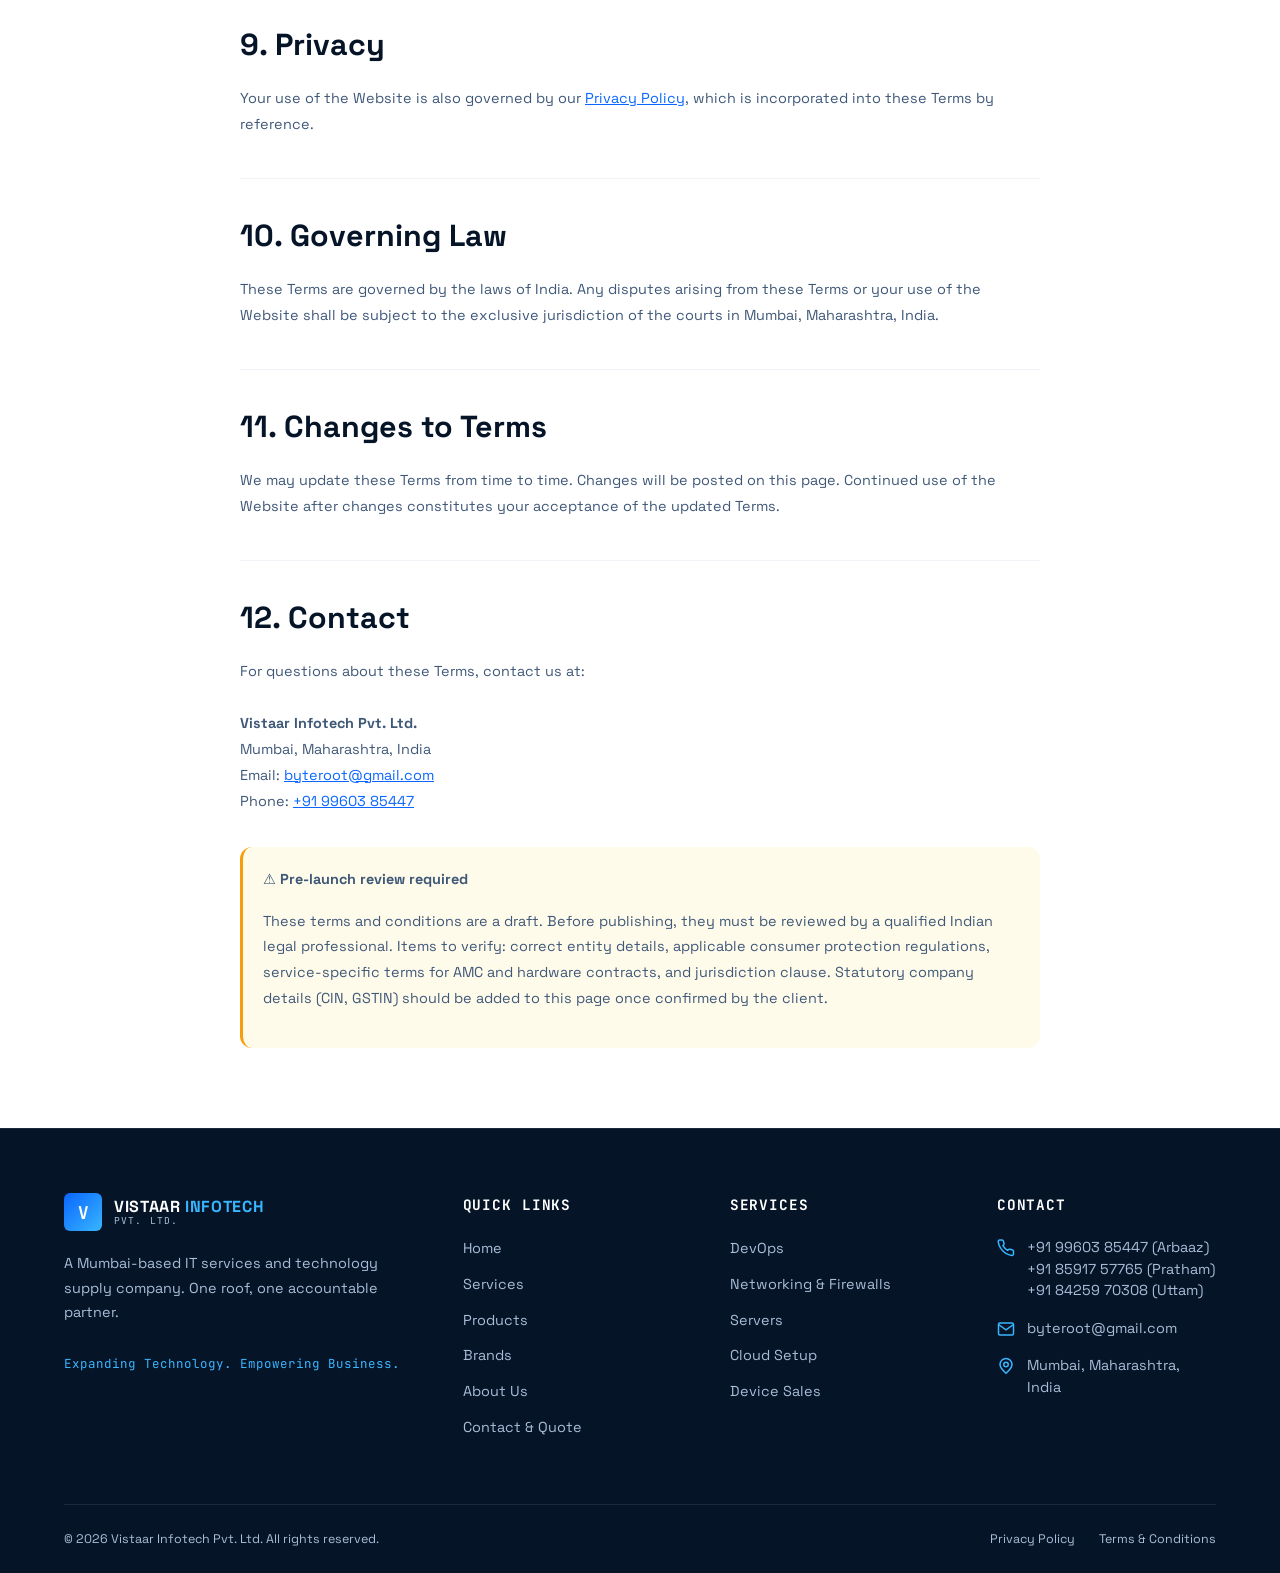
<file: terms.html>
<!DOCTYPE html>
<html lang="en">
<head>
  <meta charset="UTF-8" />
  <meta name="viewport" content="width=device-width, initial-scale=1.0" />
  <title>Terms and Conditions | Vistaar Infotech Pvt. Ltd.</title>
  <meta name="description" content="Terms and Conditions for using the Vistaar Infotech website and services. Read our terms of use, disclaimers, and service conditions." />
  <link rel="canonical" href="https://vistaarinfotech.com/terms.html" />
  <meta property="og:title" content="Terms and Conditions | Vistaar Infotech" />
  <meta property="og:url"   content="https://vistaarinfotech.com/terms.html" />
  <link rel="icon" type="image/svg+xml" href="assets/icons/favicon.svg" />
  <link rel="preconnect" href="https://fonts.googleapis.com" />
  <link rel="preconnect" href="https://fonts.gstatic.com" crossorigin />
  <link href="https://fonts.googleapis.com/css2?family=Space+Grotesk:wght@300;400;500;600;700&family=JetBrains+Mono:wght@400;500;600&display=swap" rel="stylesheet" />
  <link rel="stylesheet" href="css/style.css" />
  <link rel="stylesheet" href="css/responsive.css" />
  <link rel="stylesheet" href="css/components.css" />
</head>
<body>

<!-- HEADER -->
<header class="site-header" role="banner">
  <div class="container">
    <div class="header-inner">
      <a href="index.html" class="site-logo" aria-label="Vistaar Infotech — Home">
        <div class="logo-mark" aria-hidden="true">V</div>
        <div class="logo-text">
          <span class="logo-name">VISTAAR <span>INFOTECH</span></span>
          <span class="logo-sub">Pvt. Ltd.</span>
        </div>
      </a>
      <nav class="primary-nav" role="navigation" aria-label="Primary navigation">
        <div class="nav-item"><a href="index.html" class="nav-link">Home</a></div>
        <div class="nav-item">
          <a href="services.html" class="nav-link" aria-haspopup="true">Services <svg xmlns="http://www.w3.org/2000/svg" viewBox="0 0 24 24" fill="none" stroke="currentColor" stroke-width="2" aria-hidden="true"><polyline points="6 9 12 15 18 9"/></svg></a>
          <div class="nav-dropdown" role="menu">
            <a href="services.html" class="dropdown-link" role="menuitem"><svg xmlns="http://www.w3.org/2000/svg" viewBox="0 0 24 24" fill="none" stroke="currentColor" stroke-width="2" aria-hidden="true"><rect x="3" y="3" width="7" height="7"/><rect x="14" y="3" width="7" height="7"/><rect x="14" y="14" width="7" height="7"/><rect x="3" y="14" width="7" height="7"/></svg>All Services</a>
            <div class="dropdown-divider"></div>
            <a href="devops.html" class="dropdown-link" role="menuitem"><svg xmlns="http://www.w3.org/2000/svg" viewBox="0 0 24 24" fill="none" stroke="currentColor" stroke-width="2" aria-hidden="true"><polyline points="16 3 21 3 21 8"/><line x1="4" y1="20" x2="21" y2="3"/><polyline points="21 16 21 21 16 21"/><line x1="15" y1="15" x2="21" y2="21"/></svg>DevOps</a>
            <a href="networking.html" class="dropdown-link" role="menuitem"><svg xmlns="http://www.w3.org/2000/svg" viewBox="0 0 24 24" fill="none" stroke="currentColor" stroke-width="2" aria-hidden="true"><circle cx="12" cy="5" r="3"/><circle cx="5" cy="19" r="3"/><circle cx="19" cy="19" r="3"/><line x1="12" y1="8" x2="5" y2="16"/><line x1="12" y1="8" x2="19" y2="16"/></svg>Networking &amp; Firewalls</a>
            <a href="servers.html" class="dropdown-link" role="menuitem"><svg xmlns="http://www.w3.org/2000/svg" viewBox="0 0 24 24" fill="none" stroke="currentColor" stroke-width="2" aria-hidden="true"><rect x="2" y="2" width="20" height="8" rx="2"/><rect x="2" y="14" width="20" height="8" rx="2"/><line x1="6" y1="6" x2="6.01" y2="6"/><line x1="6" y1="18" x2="6.01" y2="18"/></svg>Servers</a>
            <a href="cloud.html" class="dropdown-link" role="menuitem"><svg xmlns="http://www.w3.org/2000/svg" viewBox="0 0 24 24" fill="none" stroke="currentColor" stroke-width="2" aria-hidden="true"><path d="M18 10h-1.26A8 8 0 1 0 9 20h9a5 5 0 0 0 0-10z"/></svg>Cloud Setup</a>
          </div>
        </div>
        <div class="nav-item"><a href="products.html" class="nav-link">Products</a></div>
        <div class="nav-item"><a href="brands.html" class="nav-link">Brands</a></div>
        <div class="nav-item"><a href="about.html" class="nav-link">About</a></div>
        <div class="nav-item"><a href="contact.html" class="nav-link">Contact</a></div>
      </nav>
      <div class="header-cta">
        <a href="tel:+919960385447" class="header-phone"><svg xmlns="http://www.w3.org/2000/svg" viewBox="0 0 24 24" fill="none" stroke="currentColor" stroke-width="2" aria-hidden="true"><path d="M22 16.92v3a2 2 0 0 1-2.18 2 19.79 19.79 0 0 1-8.63-3.07A19.5 19.5 0 0 1 4.69 12 19.79 19.79 0 0 1 1.61 3.41 2 2 0 0 1 3.6 1.21h3a2 2 0 0 1 2 1.72c.127.96.361 1.903.7 2.81a2 2 0 0 1-.45 2.11L7.91 8.86a16 16 0 0 0 6.29 6.29l.95-.95a2 2 0 0 1 2.11-.45c.907.339 1.85.573 2.81.7A2 2 0 0 1 22 16.92z"/></svg>+91 99603 85447</a>
        <a href="contact.html" class="btn btn--primary btn--sm">Get a Quote</a>
      </div>
      <button class="hamburger" aria-label="Open navigation menu" aria-expanded="false" aria-controls="mobile-nav">
        <span class="hamburger-line"></span><span class="hamburger-line"></span><span class="hamburger-line"></span>
      </button>
    </div>
  </div>
</header>

<nav class="mobile-nav" id="mobile-nav" aria-label="Mobile navigation" role="navigation">
  <div class="mobile-nav-links">
    <a href="index.html" class="mobile-nav-link">Home</a>
    <a href="products.html" class="mobile-nav-link">Products</a>
    <a href="brands.html" class="mobile-nav-link">Brands</a>
    <a href="about.html" class="mobile-nav-link">About</a>
    <a href="contact.html" class="mobile-nav-link">Contact</a>
    <div class="mobile-nav-group">
      <p class="mobile-nav-group-label">Services</p>
      <a href="services.html" class="mobile-sub-link">All Services</a>
      <a href="devops.html" class="mobile-sub-link">DevOps</a>
      <a href="networking.html" class="mobile-sub-link">Networking &amp; Firewalls</a>
      <a href="servers.html" class="mobile-sub-link">Servers</a>
      <a href="cloud.html" class="mobile-sub-link">Cloud Setup</a>
    </div>
  </div>
  <div class="mobile-nav-cta">
    <a href="contact.html" class="btn btn--primary w-full" style="justify-content:center;">Get a Quote</a>
    <a href="tel:+919960385447" class="btn btn--outline-light w-full" style="justify-content:center;">Call Us Now</a>
  </div>
</nav>

<main id="main-content">

<section class="page-hero" aria-labelledby="page-title">
  <div class="container">
    <div class="page-hero-content">
      <nav class="breadcrumb" aria-label="Breadcrumb">
        <a href="index.html">Home</a>
        <span class="breadcrumb-sep" aria-hidden="true">›</span>
        <span class="breadcrumb-current">Terms &amp; Conditions</span>
      </nav>
      <div class="page-hero-label" aria-hidden="true">Legal</div>
      <h1 id="page-title">Terms and Conditions</h1>
      <p class="page-hero-sub">Please read these terms carefully before using the Vistaar Infotech website.</p>
    </div>
  </div>
</section>

<section class="section">
  <div class="container">
    <div class="legal-content">

      <div class="legal-meta">
        <strong>⚠ Legal Review Required:</strong> This is a draft terms document for internal review.
        It must be reviewed by a qualified legal professional before the website goes live. Ensure it
        reflects the actual services offered, applicable Indian contract law, and any service-specific
        terms (AMC, hardware supply, installation services).
        <br><br>
        <strong>Last updated:</strong> October 2026 &nbsp;|&nbsp;
        <strong>Company:</strong> Vistaar Infotech Pvt. Ltd., Mumbai, Maharashtra, India
      </div>

      <h2>1. Acceptance of Terms</h2>
      <p>
        By accessing or using the website at vistaarinfotech.com (the "Website"), you agree to be
        bound by these Terms and Conditions ("Terms"). If you do not agree to these Terms, please
        do not use the Website.
      </p>
      <p>
        These Terms govern your use of the Website only. Separate service agreements, quotations,
        and purchase orders govern the commercial relationship between Vistaar Infotech Pvt. Ltd.
        and its clients.
      </p>

      <h2>2. About Vistaar Infotech</h2>
      <p>
        Vistaar Infotech Pvt. Ltd. ("Vistaar Infotech", "we", "us") is a technology sales and
        services company based in Mumbai, Maharashtra, India. We provide IT hardware supply,
        networking, server setup, cloud migration, DevOps, and related professional services to
        business clients.
      </p>

      <h2>3. Website Use</h2>
      <h3>3.1 Permitted use</h3>
      <p>You may use the Website to:</p>
      <ul>
        <li>Learn about our services and products</li>
        <li>Submit an enquiry or quote request</li>
        <li>Contact us by phone, email, or WhatsApp</li>
        <li>Access general business information</li>
      </ul>

      <h3>3.2 Prohibited use</h3>
      <p>You may not use the Website to:</p>
      <ul>
        <li>Transmit unlawful, offensive, or fraudulent content</li>
        <li>Attempt to gain unauthorised access to any system or data</li>
        <li>Scrape, copy, or redistribute Website content without permission</li>
        <li>Interfere with the Website's operation or security</li>
        <li>Submit false or misleading enquiry information</li>
      </ul>

      <h2>4. Enquiries and Quotations</h2>
      <p>
        Submitting an enquiry form or contacting us does not create a legally binding contract.
        A commercial relationship is established only when both parties sign a written quotation,
        purchase order, or service agreement.
      </p>
      <p>
        All prices, timelines, and specifications are subject to formal quotation. Information on
        the Website is for general guidance only and does not constitute an offer.
      </p>

      <h2>5. Intellectual Property</h2>
      <p>
        All content on the Website — including text, design, graphics, layout, and code — is the
        property of Vistaar Infotech Pvt. Ltd. or its licensors and is protected by applicable
        intellectual property law. You may not reproduce, distribute, or create derivative works
        without written permission.
      </p>
      <p>
        Third-party brand names and logos mentioned on this Website are the property of their
        respective owners. Their inclusion does not imply endorsement, partnership, or affiliation
        unless explicitly stated.
      </p>

      <h2>6. Disclaimers</h2>
      <p>
        The Website is provided on an "as is" basis. Vistaar Infotech makes no warranties, expressed
        or implied, regarding the accuracy, completeness, or reliability of information on the Website.
      </p>
      <p>
        We reserve the right to modify, suspend, or discontinue the Website at any time without notice.
      </p>
      <p>
        Technical content on the Website is for general informational purposes. Specific technical
        recommendations for your environment should be discussed with our team.
      </p>

      <h2>7. Limitation of Liability</h2>
      <p>
        To the maximum extent permitted by applicable law, Vistaar Infotech shall not be liable for
        any indirect, incidental, special, consequential, or punitive damages arising from your use
        of the Website or reliance on information contained therein.
      </p>
      <p>
        Liability arising from professional services rendered is governed by the specific service
        agreement and applicable law.
      </p>

      <h2>8. Third-Party Links</h2>
      <p>
        The Website may contain links to third-party websites. These links are provided for
        convenience only. Vistaar Infotech does not endorse or control these websites and is not
        responsible for their content or privacy practices.
      </p>

      <h2>9. Privacy</h2>
      <p>
        Your use of the Website is also governed by our <a href="privacy-policy.html">Privacy Policy</a>,
        which is incorporated into these Terms by reference.
      </p>

      <h2>10. Governing Law</h2>
      <p>
        These Terms are governed by the laws of India. Any disputes arising from these Terms or
        your use of the Website shall be subject to the exclusive jurisdiction of the courts in
        Mumbai, Maharashtra, India.
      </p>

      <h2>11. Changes to Terms</h2>
      <p>
        We may update these Terms from time to time. Changes will be posted on this page. Continued
        use of the Website after changes constitutes your acceptance of the updated Terms.
      </p>

      <h2>12. Contact</h2>
      <p>
        For questions about these Terms, contact us at:<br><br>
        <strong>Vistaar Infotech Pvt. Ltd.</strong><br>
        Mumbai, Maharashtra, India<br>
        Email: <a href="mailto:byteroot@gmail.com">byteroot@gmail.com</a><br>
        Phone: <a href="tel:+919960385447">+91 99603 85447</a>
      </p>

      <div class="notice-box notice-box--warn mt-8">
        <p class="notice-box-title">⚠ Pre-launch review required</p>
        <p class="notice-box-body">
          These terms and conditions are a draft. Before publishing, they must be reviewed by a
          qualified Indian legal professional. Items to verify: correct entity details, applicable
          consumer protection regulations, service-specific terms for AMC and hardware contracts,
          and jurisdiction clause. Statutory company details (CIN, GSTIN) should be added to this page
          once confirmed by the client.
        </p>
      </div>

    </div>
  </div>
</section>

</main>

<!-- FOOTER (same as privacy-policy.html) -->
<footer class="site-footer" role="contentinfo">
  <div class="container">
    <div class="footer-main">
      <div class="footer-brand">
        <div class="footer-logo">
          <a href="index.html" class="site-logo">
            <div class="logo-mark" aria-hidden="true">V</div>
            <div class="logo-text">
              <span class="logo-name">VISTAAR <span>INFOTECH</span></span>
              <span class="logo-sub">Pvt. Ltd.</span>
            </div>
          </a>
        </div>
        <p class="footer-desc">A Mumbai-based IT services and technology supply company. One roof, one accountable partner.</p>
        <span class="footer-tagline">Expanding Technology. Empowering Business.</span>
      </div>
      <div>
        <h3 class="footer-col-title">Quick Links</h3>
        <nav class="footer-links">
          <a href="index.html" class="footer-link">Home</a>
          <a href="services.html" class="footer-link">Services</a>
          <a href="products.html" class="footer-link">Products</a>
          <a href="brands.html" class="footer-link">Brands</a>
          <a href="about.html" class="footer-link">About Us</a>
          <a href="contact.html" class="footer-link">Contact &amp; Quote</a>
        </nav>
      </div>
      <div>
        <h3 class="footer-col-title">Services</h3>
        <nav class="footer-links">
          <a href="devops.html" class="footer-link">DevOps</a>
          <a href="networking.html" class="footer-link">Networking &amp; Firewalls</a>
          <a href="servers.html" class="footer-link">Servers</a>
          <a href="cloud.html" class="footer-link">Cloud Setup</a>
          <a href="products.html" class="footer-link">Device Sales</a>
        </nav>
      </div>
      <div>
        <h3 class="footer-col-title">Contact</h3>
        <address style="font-style:normal;">
          <div class="footer-contact-item">
            <svg class="footer-contact-icon" xmlns="http://www.w3.org/2000/svg" viewBox="0 0 24 24" fill="none" stroke="currentColor" stroke-width="2" aria-hidden="true"><path d="M22 16.92v3a2 2 0 0 1-2.18 2 19.79 19.79 0 0 1-8.63-3.07A19.5 19.5 0 0 1 4.69 12 19.79 19.79 0 0 1 1.61 3.41 2 2 0 0 1 3.6 1.21h3a2 2 0 0 1 2 1.72c.127.96.361 1.903.7 2.81a2 2 0 0 1-.45 2.11L7.91 8.86a16 16 0 0 0 6.29 6.29l.95-.95a2 2 0 0 1 2.11-.45c.907.339 1.85.573 2.81.7A2 2 0 0 1 22 16.92z"/></svg>
            <div class="footer-contact-text"><a href="tel:+919960385447">+91 99603 85447</a> (Arbaaz)<br><a href="tel:+918591757765">+91 85917 57765</a> (Pratham)<br><a href="tel:+918425970308">+91 84259 70308</a> (Uttam)</div>
          </div>
          <div class="footer-contact-item">
            <svg class="footer-contact-icon" xmlns="http://www.w3.org/2000/svg" viewBox="0 0 24 24" fill="none" stroke="currentColor" stroke-width="2" aria-hidden="true"><path d="M4 4h16c1.1 0 2 .9 2 2v12c0 1.1-.9 2-2 2H4c-1.1 0-2-.9-2-2V6c0-1.1.9-2 2-2z"/><polyline points="22,6 12,13 2,6"/></svg>
            <div class="footer-contact-text"><a href="mailto:byteroot@gmail.com">byteroot@gmail.com</a></div>
          </div>
          <div class="footer-contact-item">
            <svg class="footer-contact-icon" xmlns="http://www.w3.org/2000/svg" viewBox="0 0 24 24" fill="none" stroke="currentColor" stroke-width="2" aria-hidden="true"><circle cx="12" cy="10" r="3"/><path d="M12 21.7C17.3 17 20 13 20 10a8 8 0 1 0-16 0c0 3 2.7 6.9 8 11.7z"/></svg>
            <div class="footer-contact-text">Mumbai, Maharashtra, India</div>
          </div>
        </address>
      </div>
    </div>
    <div class="footer-bottom">
      <p class="footer-bottom-text">&copy; 2026 Vistaar Infotech Pvt. Ltd. All rights reserved.</p>
      <nav class="footer-bottom-links" aria-label="Legal links">
        <a href="privacy-policy.html" class="footer-bottom-link">Privacy Policy</a>
        <a href="terms.html" class="footer-bottom-link">Terms &amp; Conditions</a>
      </nav>
    </div>
  </div>
</footer>

<div class="float-actions">
  <a href="#" id="float-wa" class="float-btn float-btn--wa" aria-label="Chat on WhatsApp" rel="noopener">
    <svg xmlns="http://www.w3.org/2000/svg" width="20" height="20" viewBox="0 0 24 24" fill="currentColor" aria-hidden="true"><path d="M17.472 14.382c-.297-.149-1.758-.867-2.03-.967-.273-.099-.471-.148-.67.15-.197.297-.767.966-.94 1.164-.173.199-.347.223-.644.075-.297-.15-1.255-.463-2.39-1.475-.883-.788-1.48-1.761-1.653-2.059-.173-.297-.018-.458.13-.606.134-.133.298-.347.446-.52.149-.174.198-.298.298-.497.099-.198.05-.371-.025-.52-.075-.149-.669-1.612-.916-2.207-.242-.579-.487-.5-.669-.51-.173-.008-.371-.01-.57-.01-.198 0-.52.074-.792.372-.272.297-1.04 1.016-1.04 2.479 0 1.462 1.065 2.875 1.213 3.074.149.198 2.096 3.2 5.077 4.487.709.306 1.262.489 1.694.625.712.227 1.36.195 1.871.118.571-.085 1.758-.719 2.006-1.413.248-.694.248-1.289.173-1.413-.074-.124-.272-.198-.57-.347m-5.421 7.403h-.004a9.87 9.87 0 0 1-5.031-1.378l-.361-.214-3.741.982.998-3.648-.235-.374a9.86 9.86 0 0 1-1.51-5.26c.001-5.45 4.436-9.884 9.888-9.884 2.64 0 5.122 1.03 6.988 2.898a9.825 9.825 0 0 1 2.893 6.994c-.003 5.45-4.437 9.884-9.885 9.884m8.413-18.297A11.815 11.815 0 0 0 12.05 0C5.495 0 .16 5.335.157 11.892c0 2.096.547 4.142 1.588 5.945L.057 24l6.305-1.654a11.882 11.882 0 0 0 5.683 1.448h.005c6.554 0 11.89-5.335 11.893-11.893a11.821 11.821 0 0 0-3.48-8.413Z"/></svg>
    <span class="float-btn-label">WhatsApp</span>
  </a>
</div>

<div class="mobile-contact-bar" role="complementary">
  <a href="tel:+919960385447" class="mcb-call"><svg xmlns="http://www.w3.org/2000/svg" viewBox="0 0 24 24" fill="none" stroke="currentColor" stroke-width="2" aria-hidden="true"><path d="M22 16.92v3a2 2 0 0 1-2.18 2 19.79 19.79 0 0 1-8.63-3.07A19.5 19.5 0 0 1 4.69 12 19.79 19.79 0 0 1 1.61 3.41 2 2 0 0 1 3.6 1.21h3a2 2 0 0 1 2 1.72c.127.96.361 1.903.7 2.81a2 2 0 0 1-.45 2.11L7.91 8.86a16 16 0 0 0 6.29 6.29l.95-.95a2 2 0 0 1 2.11-.45c.907.339 1.85.573 2.81.7A2 2 0 0 1 22 16.92z"/></svg>Call</a>
  <a href="#" id="mobile-wa" class="mcb-wa"><svg xmlns="http://www.w3.org/2000/svg" viewBox="0 0 24 24" fill="currentColor" aria-hidden="true"><path d="M17.472 14.382c-.297-.149-1.758-.867-2.03-.967-.273-.099-.471-.148-.67.15-.197.297-.767.966-.94 1.164-.173.199-.347.223-.644.075-.297-.15-1.255-.463-2.39-1.475-.883-.788-1.48-1.761-1.653-2.059-.173-.297-.018-.458.13-.606.134-.133.298-.347.446-.52.149-.174.198-.298.298-.497.099-.198.05-.371-.025-.52-.075-.149-.669-1.612-.916-2.207-.242-.579-.487-.5-.669-.51-.173-.008-.371-.01-.57-.01-.198 0-.52.074-.792.372-.272.297-1.04 1.016-1.04 2.479 0 1.462 1.065 2.875 1.213 3.074.149.198 2.096 3.2 5.077 4.487.709.306 1.262.489 1.694.625.712.227 1.36.195 1.871.118.571-.085 1.758-.719 2.006-1.413.248-.694.248-1.289.173-1.413-.074-.124-.272-.198-.57-.347m-5.421 7.403h-.004a9.87 9.87 0 0 1-5.031-1.378l-.361-.214-3.741.982.998-3.648-.235-.374a9.86 9.86 0 0 1-1.51-5.26c.001-5.45 4.436-9.884 9.888-9.884 2.64 0 5.122 1.03 6.988 2.898a9.825 9.825 0 0 1 2.893 6.994c-.003 5.45-4.437 9.884-9.885 9.884m8.413-18.297A11.815 11.815 0 0 0 12.05 0C5.495 0 .16 5.335.157 11.892c0 2.096.547 4.142 1.588 5.945L.057 24l6.305-1.654a11.882 11.882 0 0 0 5.683 1.448h.005c6.554 0 11.89-5.335 11.893-11.893a11.821 11.821 0 0 0-3.48-8.413Z"/></svg>WhatsApp</a>
  <a href="mailto:byteroot@gmail.com" class="mcb-mail"><svg xmlns="http://www.w3.org/2000/svg" viewBox="0 0 24 24" fill="none" stroke="currentColor" stroke-width="2" aria-hidden="true"><path d="M4 4h16c1.1 0 2 .9 2 2v12c0 1.1-.9 2-2 2H4c-1.1 0-2-.9-2-2V6c0-1.1.9-2 2-2z"/><polyline points="22,6 12,13 2,6"/></svg>Email</a>
</div>

<script src="js/config.js"></script>
<script src="js/navigation.js"></script>
<script src="js/main.js"></script>
<script src="js/contact.js"></script>
</body>
</html>
</file>
<file: css/style.css>
/* ============================================================
   VISTAAR INFOTECH — MAIN STYLESHEET
   style.css — Design tokens, base styles, shared components
   ============================================================ */

/* ── Google Fonts ─────────────────────────────────────────── */
@import url('https://fonts.googleapis.com/css2?family=Space+Grotesk:wght@300;400;500;600;700&family=JetBrains+Mono:wght@400;500;600&display=swap');

/* ── CSS Custom Properties (Design Tokens) ───────────────── */
:root {
  /* Colours */
  --navy:          #061427;
  --navy-mid:      #0A1628;
  --navy-light:    #0f2035;
  --navy-card:     #122340;
  --primary:       #0A66FF;
  --primary-hover: #0852d4;
  --primary-light: #38B6FF;
  --soft-blue:     #F3F7FD;
  --card-blue:     #E4ECF5;
  --silver-dark:   #A9BDD8;
  --silver-mid:    #7a9bbf;
  --body-dark:     #142840;
  --text-muted:    #3F5878;
  --text-muted2:   #5A7A96;
  --white:         #ffffff;
  --accent-glow:   rgba(10, 102, 255, 0.15);
  --accent-glow2:  rgba(56, 182, 255, 0.12);

  /* Typography */
  --font-main:  'Space Grotesk', system-ui, sans-serif;
  --font-mono:  'JetBrains Mono', 'Courier New', monospace;

  /* Font sizes (fluid) */
  --fs-xs:   clamp(0.7rem,  1vw, 0.78rem);
  --fs-sm:   clamp(0.82rem, 1.2vw, 0.9rem);
  --fs-base: clamp(0.95rem, 1.5vw, 1.05rem);
  --fs-md:   clamp(1rem,    1.8vw, 1.15rem);
  --fs-lg:   clamp(1.15rem, 2vw,   1.35rem);
  --fs-xl:   clamp(1.4rem,  3vw,   1.9rem);
  --fs-2xl:  clamp(1.8rem,  4vw,   2.6rem);
  --fs-3xl:  clamp(2.2rem,  5vw,   3.4rem);
  --fs-hero: clamp(2.6rem,  6vw,   4rem);

  /* Spacing */
  --sp-1:  4px;
  --sp-2:  8px;
  --sp-3:  12px;
  --sp-4:  16px;
  --sp-5:  20px;
  --sp-6:  24px;
  --sp-8:  32px;
  --sp-10: 40px;
  --sp-12: 48px;
  --sp-16: 64px;
  --sp-20: 80px;
  --sp-24: 96px;

  /* Borders & Radii */
  --radius-sm:  6px;
  --radius:     12px;
  --radius-lg:  18px;
  --radius-xl:  24px;
  --radius-pill: 100px;

  /* Shadows */
  --shadow-sm:  0 1px 4px rgba(6,20,39,.12);
  --shadow:     0 4px 20px rgba(6,20,39,.12);
  --shadow-lg:  0 8px 40px rgba(6,20,39,.18);
  --shadow-xl:  0 16px 60px rgba(6,20,39,.22);
  --shadow-blue: 0 4px 24px rgba(10,102,255,.25);

  /* Transitions */
  --trans-fast: 150ms ease;
  --trans:      250ms ease;
  --trans-slow: 400ms ease;

  /* Layout */
  --container:     1200px;
  --container-lg:  1380px;
  --header-h:      72px;

  /* Borders */
  --border-dark:  1px solid rgba(169,189,216,.12);
  --border-light: 1px solid rgba(10,102,255,.15);
  --border-card:  1px solid rgba(169,189,216,.18);
}

/* ── Reset & Base ────────────────────────────────────────── */
*, *::before, *::after { box-sizing: border-box; margin: 0; padding: 0; }

html {
  font-size: 100%;
  scroll-behavior: smooth;
  -webkit-text-size-adjust: 100%;
}

body {
  font-family: var(--font-main);
  font-size: var(--fs-base);
  color: var(--body-dark);
  background: var(--white);
  line-height: 1.65;
  -webkit-font-smoothing: antialiased;
  overflow-x: hidden;
}

img { display: block; max-width: 100%; height: auto; }
a { color: var(--primary); text-decoration: none; transition: color var(--trans-fast); }
a:hover { color: var(--primary-hover); }
ul, ol { list-style: none; }
button { cursor: pointer; font-family: inherit; border: none; background: none; }
input, textarea, select { font-family: inherit; }

/* Reduced motion */
@media (prefers-reduced-motion: reduce) {
  *, *::before, *::after {
    animation-duration: .01ms !important;
    animation-iteration-count: 1 !important;
    transition-duration: .01ms !important;
  }
  html { scroll-behavior: auto; }
}

/* ── Layout Utilities ────────────────────────────────────── */
.container {
  width: 100%;
  max-width: var(--container);
  margin-inline: auto;
  padding-inline: var(--sp-6);
}

.container--lg {
  max-width: var(--container-lg);
}

.section {
  padding-block: var(--sp-20);
}

.section--sm {
  padding-block: var(--sp-12);
}

.section--lg {
  padding-block: clamp(80px, 8vw, 120px);
}

/* Dark/light section variants */
.section--dark {
  background: var(--navy);
  color: var(--white);
}

.section--navy {
  background: var(--navy-mid);
  color: var(--white);
}

.section--soft {
  background: var(--soft-blue);
}

.section--card {
  background: var(--card-blue);
}

/* ── Typography ──────────────────────────────────────────── */
.section-label {
  display: inline-flex;
  align-items: center;
  gap: var(--sp-2);
  font-family: var(--font-mono);
  font-size: var(--fs-xs);
  font-weight: 500;
  letter-spacing: .15em;
  text-transform: uppercase;
  color: var(--primary-light);
  margin-bottom: var(--sp-4);
}

.section-label::before {
  content: '';
  display: block;
  width: 20px;
  height: 1px;
  background: var(--primary-light);
}

.section-label--dark { color: var(--primary); }
.section-label--dark::before { background: var(--primary); }

.section-heading {
  font-size: var(--fs-2xl);
  font-weight: 700;
  line-height: 1.2;
  letter-spacing: -.02em;
  color: var(--navy);
  margin-bottom: var(--sp-4);
}

.section-heading--light { color: var(--white); }

.section-heading span {
  color: var(--primary);
}

.section-subheading {
  font-size: var(--fs-md);
  color: var(--text-muted);
  max-width: 56ch;
  line-height: 1.65;
}

.section-subheading--light { color: var(--silver-dark); }

.section-header {
  margin-bottom: var(--sp-12);
}

.section-header--center {
  text-align: center;
}

.section-header--center .section-label {
  justify-content: center;
}

.section-header--center .section-subheading {
  margin-inline: auto;
}

/* Gradient accent line under headings */
.heading-line {
  display: block;
  width: 48px;
  height: 3px;
  background: linear-gradient(90deg, var(--primary), var(--primary-light));
  border-radius: var(--radius-pill);
  margin-top: var(--sp-4);
}

.section-header--center .heading-line {
  margin-inline: auto;
}

/* ── Buttons ─────────────────────────────────────────────── */
.btn {
  display: inline-flex;
  align-items: center;
  gap: var(--sp-2);
  padding: 12px 24px;
  font-family: var(--font-main);
  font-size: var(--fs-sm);
  font-weight: 600;
  line-height: 1;
  border-radius: var(--radius-sm);
  border: 2px solid transparent;
  transition: background var(--trans), color var(--trans), border-color var(--trans),
              box-shadow var(--trans), transform var(--trans-fast);
  text-align: center;
  white-space: nowrap;
  cursor: pointer;
  text-decoration: none;
}

.btn:focus-visible {
  outline: 2px solid var(--primary-light);
  outline-offset: 3px;
}

.btn--primary {
  background: var(--primary);
  color: var(--white);
  border-color: var(--primary);
  box-shadow: var(--shadow-blue);
}

.btn--primary:hover {
  background: var(--primary-hover);
  border-color: var(--primary-hover);
  color: var(--white);
  transform: translateY(-1px);
  box-shadow: 0 6px 30px rgba(10,102,255,.35);
}

.btn--primary:active { transform: translateY(0); }

.btn--outline {
  background: transparent;
  color: var(--primary);
  border-color: var(--primary);
}

.btn--outline:hover {
  background: var(--primary);
  color: var(--white);
  transform: translateY(-1px);
}

.btn--outline-light {
  background: transparent;
  color: var(--white);
  border-color: rgba(255,255,255,.4);
}

.btn--outline-light:hover {
  background: rgba(255,255,255,.12);
  color: var(--white);
  border-color: rgba(255,255,255,.7);
}

.btn--ghost {
  background: rgba(10,102,255,.1);
  color: var(--primary);
  border-color: transparent;
}

.btn--ghost:hover {
  background: rgba(10,102,255,.18);
  color: var(--primary);
}

.btn--lg {
  padding: 14px 32px;
  font-size: var(--fs-base);
}

.btn--sm {
  padding: 9px 18px;
  font-size: var(--fs-xs);
}

.btn--icon {
  width: 40px;
  height: 40px;
  padding: 0;
  justify-content: center;
  border-radius: 50%;
}

.btn-group {
  display: flex;
  align-items: center;
  flex-wrap: wrap;
  gap: var(--sp-4);
}

/* ── Cards ───────────────────────────────────────────────── */
.card {
  background: var(--white);
  border-radius: var(--radius-lg);
  border: var(--border-card);
  box-shadow: var(--shadow-sm);
  padding: var(--sp-8);
  transition: box-shadow var(--trans), transform var(--trans), border-color var(--trans);
}

.card:hover {
  box-shadow: var(--shadow-lg);
  transform: translateY(-3px);
  border-color: rgba(10,102,255,.25);
}

.card--dark {
  background: var(--navy-card);
  border-color: rgba(169,189,216,.1);
  color: var(--white);
}

.card--dark:hover {
  border-color: rgba(10,102,255,.35);
}

.card--soft {
  background: var(--soft-blue);
  border-color: rgba(10,102,255,.1);
}

.card-icon {
  width: 52px;
  height: 52px;
  border-radius: var(--radius);
  background: linear-gradient(135deg, rgba(10,102,255,.12), rgba(56,182,255,.08));
  border: 1px solid rgba(10,102,255,.15);
  display: flex;
  align-items: center;
  justify-content: center;
  margin-bottom: var(--sp-5);
  color: var(--primary);
  flex-shrink: 0;
}

.card-icon svg { width: 22px; height: 22px; stroke-width: 1.8; }

.card--dark .card-icon {
  background: rgba(56,182,255,.1);
  border-color: rgba(56,182,255,.2);
  color: var(--primary-light);
}

.card-title {
  font-size: var(--fs-lg);
  font-weight: 700;
  color: var(--navy);
  margin-bottom: var(--sp-3);
  letter-spacing: -.01em;
}

.card--dark .card-title { color: var(--white); }

.card-body {
  font-size: var(--fs-sm);
  color: var(--text-muted);
  line-height: 1.7;
}

.card--dark .card-body { color: var(--silver-dark); }

.card-link {
  display: inline-flex;
  align-items: center;
  gap: 6px;
  font-size: var(--fs-sm);
  font-weight: 600;
  color: var(--primary);
  margin-top: var(--sp-5);
  transition: gap var(--trans-fast);
}

.card-link:hover { gap: 10px; color: var(--primary); }
.card-link svg { width: 16px; height: 16px; }
.card--dark .card-link { color: var(--primary-light); }

/* Grid layouts */
.grid-2 { display: grid; grid-template-columns: repeat(2, 1fr); gap: var(--sp-6); }
.grid-3 { display: grid; grid-template-columns: repeat(3, 1fr); gap: var(--sp-6); }
.grid-4 { display: grid; grid-template-columns: repeat(4, 1fr); gap: var(--sp-6); }
.grid-5 { display: grid; grid-template-columns: repeat(5, 1fr); gap: var(--sp-5); }
.grid-auto { display: grid; grid-template-columns: repeat(auto-fit, minmax(280px, 1fr)); gap: var(--sp-6); }

/* ── Header ──────────────────────────────────────────────── */
.site-header {
  position: fixed;
  top: 0;
  left: 0;
  right: 0;
  z-index: 1000;
  height: var(--header-h);
  background: rgba(6, 20, 39, 0.9);
  backdrop-filter: blur(16px);
  -webkit-backdrop-filter: blur(16px);
  border-bottom: 1px solid rgba(169, 189, 216, 0.08);
  transition: background var(--trans), box-shadow var(--trans);
}

.site-header.scrolled {
  background: rgba(6, 20, 39, 0.97);
  box-shadow: 0 2px 24px rgba(0,0,0,.3);
}

.header-inner {
  display: flex;
  align-items: center;
  height: 100%;
  gap: var(--sp-6);
}

/* Logo */
.site-logo {
  display: flex;
  align-items: center;
  gap: var(--sp-3);
  text-decoration: none;
  flex-shrink: 0;
}

.logo-mark {
  width: 38px;
  height: 38px;
  background: linear-gradient(135deg, var(--primary), var(--primary-light));
  border-radius: var(--radius-sm);
  display: flex;
  align-items: center;
  justify-content: center;
  font-family: var(--font-mono);
  font-size: 1.1rem;
  font-weight: 700;
  color: white;
  letter-spacing: -.03em;
  flex-shrink: 0;
}

.logo-text {
  display: flex;
  flex-direction: column;
  line-height: 1.1;
}

.logo-name {
  font-size: 1rem;
  font-weight: 700;
  color: var(--white);
  letter-spacing: .04em;
}

.logo-name span { color: var(--primary-light); }

.logo-sub {
  font-family: var(--font-mono);
  font-size: .6rem;
  color: var(--silver-dark);
  letter-spacing: .12em;
  text-transform: uppercase;
}

/* Primary nav */
.primary-nav {
  display: flex;
  align-items: center;
  gap: 2px;
  margin-left: auto;
}

.nav-item {
  position: relative;
}

.nav-link {
  display: flex;
  align-items: center;
  gap: 4px;
  padding: 8px 12px;
  font-size: var(--fs-sm);
  font-weight: 500;
  color: var(--silver-dark);
  border-radius: var(--radius-sm);
  text-decoration: none;
  transition: color var(--trans), background var(--trans);
  white-space: nowrap;
}

.nav-link:hover, .nav-link.active {
  color: var(--white);
  background: rgba(169,189,216,.08);
}

.nav-link svg { width: 14px; height: 14px; transition: transform var(--trans-fast); }
.nav-item:hover .nav-link svg { transform: rotate(180deg); }

/* Dropdown */
.nav-dropdown {
  position: absolute;
  top: calc(100% + 8px);
  left: 50%;
  transform: translateX(-50%);
  min-width: 240px;
  background: var(--navy-mid);
  border: var(--border-dark);
  border-radius: var(--radius);
  box-shadow: var(--shadow-xl);
  padding: var(--sp-3);
  opacity: 0;
  visibility: hidden;
  transform: translateX(-50%) translateY(-8px);
  transition: opacity var(--trans), visibility var(--trans), transform var(--trans);
}

.nav-item:hover .nav-dropdown,
.nav-item:focus-within .nav-dropdown {
  opacity: 1;
  visibility: visible;
  transform: translateX(-50%) translateY(0);
}

.dropdown-link {
  display: flex;
  align-items: center;
  gap: var(--sp-3);
  padding: 10px 14px;
  font-size: var(--fs-sm);
  color: var(--silver-dark);
  border-radius: var(--radius-sm);
  text-decoration: none;
  transition: color var(--trans), background var(--trans);
}

.dropdown-link:hover {
  color: var(--white);
  background: rgba(10,102,255,.12);
}

.dropdown-link svg {
  width: 16px;
  height: 16px;
  color: var(--primary-light);
  flex-shrink: 0;
}

.dropdown-divider {
  height: 1px;
  background: rgba(169,189,216,.08);
  margin: var(--sp-2) var(--sp-3);
}

/* Header CTA area */
.header-cta {
  display: flex;
  align-items: center;
  gap: var(--sp-4);
  margin-left: var(--sp-4);
  flex-shrink: 0;
}

.header-phone {
  display: flex;
  align-items: center;
  gap: 6px;
  font-family: var(--font-mono);
  font-size: var(--fs-xs);
  color: var(--silver-dark);
  text-decoration: none;
  transition: color var(--trans);
}

.header-phone:hover { color: var(--white); }
.header-phone svg { width: 14px; height: 14px; color: var(--primary-light); }

/* Hamburger */
.hamburger {
  display: none;
  width: 40px;
  height: 40px;
  padding: var(--sp-2);
  align-items: center;
  justify-content: center;
  flex-direction: column;
  gap: 5px;
  margin-left: auto;
  border-radius: var(--radius-sm);
  border: var(--border-dark);
  background: rgba(169,189,216,.05);
  transition: background var(--trans);
  cursor: pointer;
}

.hamburger:hover { background: rgba(169,189,216,.1); }

.hamburger-line {
  width: 20px;
  height: 1.5px;
  background: var(--silver-dark);
  border-radius: 2px;
  transition: transform var(--trans), opacity var(--trans), width var(--trans);
}

.hamburger.open .hamburger-line:nth-child(1) { transform: translateY(6.5px) rotate(45deg); }
.hamburger.open .hamburger-line:nth-child(2) { opacity: 0; width: 0; }
.hamburger.open .hamburger-line:nth-child(3) { transform: translateY(-6.5px) rotate(-45deg); }

/* Mobile nav */
.mobile-nav {
  display: none;
  position: fixed;
  top: var(--header-h);
  left: 0;
  right: 0;
  bottom: 0;
  background: var(--navy);
  overflow-y: auto;
  padding: var(--sp-6);
  z-index: 999;
  transform: translateX(100%);
  transition: transform var(--trans-slow);
}

.mobile-nav.open { transform: translateX(0); }

.mobile-nav-links { display: flex; flex-direction: column; gap: var(--sp-2); }

.mobile-nav-link {
  display: flex;
  align-items: center;
  gap: var(--sp-3);
  padding: 14px var(--sp-4);
  font-size: var(--fs-md);
  font-weight: 500;
  color: var(--silver-dark);
  text-decoration: none;
  border-radius: var(--radius);
  border: 1px solid transparent;
  transition: color var(--trans), background var(--trans), border-color var(--trans);
}

.mobile-nav-link:hover, .mobile-nav-link.active {
  color: var(--white);
  background: rgba(10,102,255,.1);
  border-color: rgba(10,102,255,.2);
}

.mobile-nav-group { margin-top: var(--sp-3); }

.mobile-nav-group-label {
  font-family: var(--font-mono);
  font-size: var(--fs-xs);
  color: var(--silver-mid);
  letter-spacing: .12em;
  text-transform: uppercase;
  padding: 0 var(--sp-4);
  margin-bottom: var(--sp-2);
}

.mobile-sub-link {
  display: block;
  padding: 10px var(--sp-6);
  font-size: var(--fs-sm);
  color: var(--silver-dark);
  text-decoration: none;
  border-radius: var(--radius-sm);
  transition: color var(--trans), background var(--trans);
}

.mobile-sub-link:hover { color: var(--white); background: rgba(169,189,216,.05); }

.mobile-nav-cta {
  margin-top: var(--sp-8);
  padding-top: var(--sp-6);
  border-top: var(--border-dark);
  display: flex;
  flex-direction: column;
  gap: var(--sp-3);
}

/* ── Hero Section ────────────────────────────────────────── */
.hero {
  position: relative;
  min-height: 100svh;
  display: flex;
  align-items: center;
  background: var(--navy);
  overflow: hidden;
  padding-top: var(--header-h);
}

.hero-bg {
  position: absolute;
  inset: 0;
  pointer-events: none;
}

/* Network grid pattern */
.hero-grid {
  position: absolute;
  inset: 0;
  background-image:
    linear-gradient(rgba(10,102,255,.04) 1px, transparent 1px),
    linear-gradient(90deg, rgba(10,102,255,.04) 1px, transparent 1px);
  background-size: 60px 60px;
}

.hero-glow-1 {
  position: absolute;
  top: -20%;
  right: -10%;
  width: 600px;
  height: 600px;
  background: radial-gradient(ellipse, rgba(10,102,255,.18) 0%, transparent 70%);
  border-radius: 50%;
}

.hero-glow-2 {
  position: absolute;
  bottom: -20%;
  left: -5%;
  width: 400px;
  height: 400px;
  background: radial-gradient(ellipse, rgba(56,182,255,.1) 0%, transparent 70%);
  border-radius: 50%;
}

.hero-content {
  position: relative;
  z-index: 2;
  padding-block: var(--sp-20);
  max-width: 700px;
}

.hero-label {
  display: inline-flex;
  align-items: center;
  gap: var(--sp-2);
  padding: 6px 14px;
  background: rgba(10,102,255,.12);
  border: 1px solid rgba(10,102,255,.25);
  border-radius: var(--radius-pill);
  font-family: var(--font-mono);
  font-size: var(--fs-xs);
  color: var(--primary-light);
  letter-spacing: .1em;
  text-transform: uppercase;
  margin-bottom: var(--sp-6);
}

.hero-label::before {
  content: '';
  width: 6px;
  height: 6px;
  background: var(--primary-light);
  border-radius: 50%;
  animation: pulse 2s infinite;
}

@keyframes pulse {
  0%, 100% { opacity: 1; transform: scale(1); }
  50% { opacity: .4; transform: scale(1.4); }
}

.hero-title {
  font-size: var(--fs-hero);
  font-weight: 700;
  line-height: 1.1;
  letter-spacing: -.03em;
  color: var(--white);
  margin-bottom: var(--sp-6);
}

.hero-title span {
  background: linear-gradient(135deg, var(--primary), var(--primary-light));
  -webkit-background-clip: text;
  -webkit-text-fill-color: transparent;
  background-clip: text;
}

.hero-body {
  font-size: var(--fs-lg);
  color: var(--silver-dark);
  max-width: 52ch;
  line-height: 1.65;
  margin-bottom: var(--sp-10);
}

.hero-cta { display: flex; align-items: center; flex-wrap: wrap; gap: var(--sp-4); margin-bottom: var(--sp-12); }

.hero-stats {
  display: flex;
  gap: var(--sp-10);
  padding-top: var(--sp-8);
  border-top: 1px solid rgba(169,189,216,.12);
}

.hero-stat-value {
  font-family: var(--font-mono);
  font-size: var(--fs-xl);
  font-weight: 700;
  color: var(--white);
  display: block;
}

.hero-stat-label {
  font-size: var(--fs-xs);
  color: var(--silver-dark);
  letter-spacing: .06em;
}

/* Node animation */
.hero-nodes {
  position: absolute;
  right: 0;
  top: 50%;
  transform: translateY(-50%);
  width: 50%;
  height: 70%;
  z-index: 1;
  pointer-events: none;
}

.hero-nodes svg {
  width: 100%;
  height: 100%;
  opacity: .35;
}

/* ── Features / Stats Bar ────────────────────────────────── */
.features-bar {
  background: var(--navy-mid);
  border-top: var(--border-dark);
  border-bottom: var(--border-dark);
  padding-block: var(--sp-8);
}

.features-bar-grid {
  display: grid;
  grid-template-columns: repeat(4, 1fr);
  gap: var(--sp-6);
}

.feature-bar-item {
  display: flex;
  align-items: center;
  gap: var(--sp-4);
  padding: var(--sp-4);
}

.feature-bar-item + .feature-bar-item {
  border-left: var(--border-dark);
}

.feature-bar-icon {
  width: 40px;
  height: 40px;
  background: rgba(10,102,255,.12);
  border-radius: var(--radius);
  display: flex;
  align-items: center;
  justify-content: center;
  color: var(--primary-light);
  flex-shrink: 0;
}

.feature-bar-icon svg { width: 18px; height: 18px; }

.feature-bar-text strong {
  display: block;
  font-size: var(--fs-sm);
  font-weight: 600;
  color: var(--white);
  margin-bottom: 2px;
}

.feature-bar-text span {
  font-size: var(--fs-xs);
  color: var(--silver-dark);
}

/* ── Service Cards ───────────────────────────────────────── */
.service-card {
  background: var(--white);
  border-radius: var(--radius-lg);
  border: var(--border-card);
  padding: var(--sp-8);
  display: flex;
  flex-direction: column;
  transition: box-shadow var(--trans), transform var(--trans), border-color var(--trans);
  position: relative;
  overflow: hidden;
}

.service-card::before {
  content: '';
  position: absolute;
  top: 0;
  left: 0;
  right: 0;
  height: 3px;
  background: linear-gradient(90deg, var(--primary), var(--primary-light));
  opacity: 0;
  transition: opacity var(--trans);
}

.service-card:hover {
  box-shadow: var(--shadow-lg);
  transform: translateY(-4px);
  border-color: rgba(10,102,255,.2);
}

.service-card:hover::before { opacity: 1; }

/* ── Process Steps ───────────────────────────────────────── */
.process-step {
  text-align: center;
  padding: var(--sp-8);
  position: relative;
}

.step-number {
  display: inline-flex;
  align-items: center;
  justify-content: center;
  width: 56px;
  height: 56px;
  background: linear-gradient(135deg, var(--primary), var(--primary-light));
  border-radius: 50%;
  font-family: var(--font-mono);
  font-size: 1.1rem;
  font-weight: 700;
  color: var(--white);
  margin: 0 auto var(--sp-5);
  box-shadow: 0 4px 16px rgba(10,102,255,.3);
}

.step-connector {
  position: absolute;
  top: calc(var(--sp-8) + 28px);
  right: -50%;
  width: 100%;
  height: 1px;
  background: linear-gradient(90deg, var(--primary) 0%, transparent 100%);
  opacity: .2;
}

/* ── Brands Section ──────────────────────────────────────── */
.brand-grid {
  display: grid;
  grid-template-columns: repeat(4, 1fr);
  gap: var(--sp-4);
}

.brand-tile {
  background: var(--white);
  border: var(--border-card);
  border-radius: var(--radius);
  padding: var(--sp-6);
  display: flex;
  align-items: center;
  justify-content: center;
  min-height: 80px;
  transition: box-shadow var(--trans), border-color var(--trans), transform var(--trans);
}

.brand-tile:hover {
  box-shadow: var(--shadow);
  border-color: rgba(10,102,255,.25);
  transform: translateY(-2px);
}

.brand-name {
  font-size: var(--fs-md);
  font-weight: 700;
  color: var(--body-dark);
  letter-spacing: .02em;
}

/* ── CTA Band ────────────────────────────────────────────── */
.cta-band {
  background: linear-gradient(135deg, var(--navy), var(--navy-mid));
  position: relative;
  overflow: hidden;
}

.cta-band::before {
  content: '';
  position: absolute;
  inset: 0;
  background:
    radial-gradient(ellipse at 20% 50%, rgba(10,102,255,.12) 0%, transparent 60%),
    radial-gradient(ellipse at 80% 50%, rgba(56,182,255,.08) 0%, transparent 60%);
}

.cta-band-grid {
  display: flex;
  align-items: center;
  gap: var(--sp-12);
  position: relative;
  z-index: 1;
}

.cta-band-text { flex: 1; }

.cta-band-heading {
  font-size: var(--fs-2xl);
  font-weight: 700;
  color: var(--white);
  letter-spacing: -.02em;
  margin-bottom: var(--sp-3);
}

.cta-band-sub {
  font-size: var(--fs-md);
  color: var(--silver-dark);
  max-width: 46ch;
}

.cta-band-actions { flex-shrink: 0; display: flex; flex-direction: column; gap: var(--sp-4); }

/* ── Footer ──────────────────────────────────────────────── */
.site-footer {
  background: var(--navy);
  border-top: var(--border-dark);
  color: var(--silver-dark);
}

.footer-main {
  display: grid;
  grid-template-columns: 1.6fr repeat(3, 1fr);
  gap: var(--sp-12);
  padding-block: var(--sp-16);
}

.footer-brand { max-width: 340px; }

.footer-logo { margin-bottom: var(--sp-5); }

.footer-desc {
  font-size: var(--fs-sm);
  color: var(--silver-dark);
  line-height: 1.7;
  margin-bottom: var(--sp-6);
}

.footer-tagline {
  font-family: var(--font-mono);
  font-size: var(--fs-xs);
  color: var(--primary-light);
  letter-spacing: .08em;
}

.footer-col-title {
  font-size: var(--fs-sm);
  font-weight: 700;
  color: var(--white);
  letter-spacing: .06em;
  text-transform: uppercase;
  margin-bottom: var(--sp-5);
  font-family: var(--font-mono);
}

.footer-links { display: flex; flex-direction: column; gap: var(--sp-3); }

.footer-link {
  font-size: var(--fs-sm);
  color: var(--silver-dark);
  text-decoration: none;
  transition: color var(--trans-fast);
}

.footer-link:hover { color: var(--white); }

.footer-contact-item {
  display: flex;
  align-items: flex-start;
  gap: var(--sp-3);
  margin-bottom: var(--sp-4);
}

.footer-contact-icon {
  width: 18px;
  height: 18px;
  color: var(--primary-light);
  flex-shrink: 0;
  margin-top: 2px;
}

.footer-contact-text { font-size: var(--fs-sm); line-height: 1.5; }
.footer-contact-text a { color: var(--silver-dark); text-decoration: none; }
.footer-contact-text a:hover { color: var(--white); }

.footer-bottom {
  border-top: var(--border-dark);
  padding-block: var(--sp-6);
  display: flex;
  align-items: center;
  justify-content: space-between;
  flex-wrap: wrap;
  gap: var(--sp-4);
}

.footer-bottom-text { font-size: var(--fs-xs); }
.footer-bottom-links { display: flex; gap: var(--sp-6); }
.footer-bottom-link { font-size: var(--fs-xs); color: var(--silver-dark); text-decoration: none; }
.footer-bottom-link:hover { color: var(--white); }

/* ── Floating Buttons ────────────────────────────────────── */
.float-actions {
  position: fixed;
  bottom: var(--sp-6);
  right: var(--sp-6);
  z-index: 800;
  display: flex;
  flex-direction: column;
  align-items: flex-end;
  gap: var(--sp-3);
}

.float-btn {
  display: flex;
  align-items: center;
  gap: var(--sp-2);
  padding: 12px 18px;
  border-radius: var(--radius-pill);
  font-size: var(--fs-sm);
  font-weight: 600;
  text-decoration: none;
  box-shadow: var(--shadow-lg);
  transition: transform var(--trans), box-shadow var(--trans);
  cursor: pointer;
  border: none;
}

.float-btn:hover { transform: scale(1.04); }

.float-btn--wa {
  background: #25D366;
  color: white;
}

.float-btn--wa:hover { color: white; box-shadow: 0 6px 24px rgba(37,211,102,.4); }

.float-btn svg { width: 20px; height: 20px; }

.float-btn-label { display: none; }

@media (min-width: 768px) {
  .float-btn-label { display: inline; }
}

/* ── Page Hero (inner pages) ─────────────────────────────── */
.page-hero {
  background: var(--navy);
  padding: calc(var(--header-h) + var(--sp-16)) 0 var(--sp-16);
  position: relative;
  overflow: hidden;
}

.page-hero::before {
  content: '';
  position: absolute;
  inset: 0;
  background:
    radial-gradient(ellipse at 70% 40%, rgba(10,102,255,.15) 0%, transparent 60%),
    linear-gradient(rgba(10,102,255,.02) 1px, transparent 1px),
    linear-gradient(90deg, rgba(10,102,255,.02) 1px, transparent 1px);
  background-size: auto, 60px 60px, 60px 60px;
}

.page-hero-content { position: relative; z-index: 1; }

.page-hero-label {
  font-family: var(--font-mono);
  font-size: var(--fs-xs);
  color: var(--primary-light);
  letter-spacing: .15em;
  text-transform: uppercase;
  margin-bottom: var(--sp-4);
  display: flex;
  align-items: center;
  gap: var(--sp-2);
}

.page-hero-label::before {
  content: '';
  display: inline-block;
  width: 20px;
  height: 1px;
  background: var(--primary-light);
}

.page-hero h1 {
  font-size: var(--fs-3xl);
  font-weight: 700;
  color: var(--white);
  line-height: 1.15;
  letter-spacing: -.025em;
  margin-bottom: var(--sp-5);
}

.page-hero h1 span { color: var(--primary-light); }

.page-hero-sub {
  font-size: var(--fs-lg);
  color: var(--silver-dark);
  max-width: 56ch;
  line-height: 1.65;
}

.breadcrumb {
  display: flex;
  align-items: center;
  gap: var(--sp-2);
  margin-bottom: var(--sp-6);
}

.breadcrumb a { font-size: var(--fs-xs); color: var(--silver-mid); text-decoration: none; }
.breadcrumb a:hover { color: var(--silver-dark); }
.breadcrumb-sep { font-size: var(--fs-xs); color: var(--silver-mid); }
.breadcrumb-current { font-size: var(--fs-xs); color: var(--primary-light); }

/* ── Forms ───────────────────────────────────────────────── */
.form-group { margin-bottom: var(--sp-5); }

.form-label {
  display: block;
  font-size: var(--fs-sm);
  font-weight: 600;
  color: var(--body-dark);
  margin-bottom: var(--sp-2);
}

.form-label--light { color: var(--silver-dark); }

.form-label .required { color: var(--primary); margin-left: 2px; }

.form-input,
.form-select,
.form-textarea {
  width: 100%;
  padding: 12px 16px;
  font-family: var(--font-main);
  font-size: var(--fs-sm);
  color: var(--body-dark);
  background: var(--white);
  border: 2px solid var(--card-blue);
  border-radius: var(--radius);
  transition: border-color var(--trans), box-shadow var(--trans);
  outline: none;
  -webkit-appearance: none;
}

.form-input:focus,
.form-select:focus,
.form-textarea:focus {
  border-color: var(--primary);
  box-shadow: 0 0 0 4px rgba(10,102,255,.1);
}

.form-input.error,
.form-select.error,
.form-textarea.error {
  border-color: #e53e3e;
  box-shadow: 0 0 0 4px rgba(229,62,62,.1);
}

.form-textarea { resize: vertical; min-height: 120px; }

.form-select {
  background-image: url("data:image/svg+xml,%3Csvg xmlns='http://www.w3.org/2000/svg' viewBox='0 0 24 24' fill='none' stroke='%233F5878' stroke-width='2'%3E%3Cpolyline points='6,9 12,15 18,9'/%3E%3C/svg%3E");
  background-repeat: no-repeat;
  background-position: right 14px center;
  background-size: 16px;
  padding-right: 40px;
}

.form-error {
  display: none;
  font-size: var(--fs-xs);
  color: #e53e3e;
  margin-top: var(--sp-1);
}

.form-error.show { display: block; }

.form-hint {
  font-size: var(--fs-xs);
  color: var(--text-muted2);
  margin-top: var(--sp-1);
}

.form-grid-2 { display: grid; grid-template-columns: 1fr 1fr; gap: var(--sp-5); }

/* ── Accordion / FAQ ─────────────────────────────────────── */
.accordion { border: var(--border-card); border-radius: var(--radius-lg); overflow: hidden; }

.accordion-item { border-top: var(--border-card); }
.accordion-item:first-child { border-top: none; }

.accordion-header {
  display: flex;
  align-items: center;
  justify-content: space-between;
  padding: var(--sp-5) var(--sp-6);
  cursor: pointer;
  font-weight: 600;
  color: var(--body-dark);
  background: var(--white);
  transition: background var(--trans);
  font-size: var(--fs-base);
  gap: var(--sp-4);
  border: none;
  width: 100%;
  text-align: left;
}

.accordion-header:hover { background: var(--soft-blue); }
.accordion-header.open { color: var(--primary); }

.accordion-icon {
  width: 20px;
  height: 20px;
  flex-shrink: 0;
  color: var(--primary);
  transition: transform var(--trans);
}

.accordion-header.open .accordion-icon { transform: rotate(180deg); }

.accordion-body {
  max-height: 0;
  overflow: hidden;
  transition: max-height var(--trans-slow), padding var(--trans-slow);
  background: var(--soft-blue);
}

.accordion-body.open {
  max-height: 600px;
}

.accordion-body-inner {
  padding: var(--sp-5) var(--sp-6);
  font-size: var(--fs-sm);
  color: var(--text-muted);
  line-height: 1.75;
}

/* ── List styles ─────────────────────────────────────────── */
.check-list { display: flex; flex-direction: column; gap: var(--sp-3); }

.check-list li {
  display: flex;
  align-items: flex-start;
  gap: var(--sp-3);
  font-size: var(--fs-sm);
  color: var(--text-muted);
  line-height: 1.65;
}

.check-list li::before {
  content: '';
  width: 18px;
  height: 18px;
  background: rgba(10,102,255,.1);
  border-radius: 50%;
  border: 1px solid rgba(10,102,255,.25);
  flex-shrink: 0;
  margin-top: 2px;
  background-image: url("data:image/svg+xml,%3Csvg xmlns='http://www.w3.org/2000/svg' viewBox='0 0 12 12' fill='none' stroke='%230A66FF' stroke-width='2' stroke-linecap='round' stroke-linejoin='round'%3E%3Cpolyline points='2,6 5,9 10,3'/%3E%3C/svg%3E");
  background-repeat: no-repeat;
  background-position: center;
  background-size: 10px;
}

.check-list--light li { color: var(--silver-dark); }
.check-list--light li::before {
  background-color: rgba(56,182,255,.1);
  border-color: rgba(56,182,255,.25);
  background-image: url("data:image/svg+xml,%3Csvg xmlns='http://www.w3.org/2000/svg' viewBox='0 0 12 12' fill='none' stroke='%2338B6FF' stroke-width='2' stroke-linecap='round' stroke-linejoin='round'%3E%3Cpolyline points='2,6 5,9 10,3'/%3E%3C/svg%3E");
}

/* ── Badge / Tags ────────────────────────────────────────── */
.badge {
  display: inline-flex;
  align-items: center;
  gap: 4px;
  padding: 4px 10px;
  border-radius: var(--radius-pill);
  font-size: var(--fs-xs);
  font-weight: 600;
  font-family: var(--font-mono);
  letter-spacing: .04em;
}

.badge--blue { background: rgba(10,102,255,.1); color: var(--primary); }
.badge--light { background: rgba(56,182,255,.1); color: var(--primary-light); border: 1px solid rgba(56,182,255,.2); }

/* ── Utilities ───────────────────────────────────────────── */
.text-center { text-align: center; }
.text-right  { text-align: right; }
.flex        { display: flex; }
.flex-center { display: flex; align-items: center; justify-content: center; }
.flex-between{ display: flex; align-items: center; justify-content: space-between; }
.gap-4       { gap: var(--sp-4); }
.gap-6       { gap: var(--sp-6); }
.mt-4        { margin-top: var(--sp-4); }
.mt-6        { margin-top: var(--sp-6); }
.mt-8        { margin-top: var(--sp-8); }
.mb-4        { margin-bottom: var(--sp-4); }
.mb-6        { margin-bottom: var(--sp-6); }
.mb-8        { margin-bottom: var(--sp-8); }
.w-full      { width: 100%; }
.sr-only {
  position: absolute; width: 1px; height: 1px; padding: 0; margin: -1px;
  overflow: hidden; clip: rect(0,0,0,0); white-space: nowrap; border: 0;
}

/* Scrollbar styling */
::-webkit-scrollbar { width: 6px; height: 6px; }
::-webkit-scrollbar-track { background: var(--soft-blue); }
::-webkit-scrollbar-thumb { background: var(--card-blue); border-radius: 3px; }
::-webkit-scrollbar-thumb:hover { background: var(--silver-mid); }

/* ── Animations ──────────────────────────────────────────── */
.animate-fade-up {
  opacity: 0;
  transform: translateY(24px);
  transition: opacity 0.6s ease, transform 0.6s ease;
}

.animate-fade-up.visible {
  opacity: 1;
  transform: translateY(0);
}

.delay-1 { transition-delay: .1s; }
.delay-2 { transition-delay: .2s; }
.delay-3 { transition-delay: .3s; }
.delay-4 { transition-delay: .4s; }
.delay-5 { transition-delay: .5s; }

/* ── Why section columns ─────────────────────────────────── */
.why-grid {
  display: grid;
  grid-template-columns: repeat(3, 1fr);
  gap: var(--sp-6);
}

.why-item {
  padding: var(--sp-6);
  border-radius: var(--radius-lg);
  border: var(--border-card);
  background: var(--white);
  transition: box-shadow var(--trans), border-color var(--trans), transform var(--trans);
}

.why-item:hover {
  box-shadow: var(--shadow);
  border-color: rgba(10,102,255,.2);
  transform: translateY(-2px);
}

.why-icon {
  width: 44px;
  height: 44px;
  background: linear-gradient(135deg, rgba(10,102,255,.1), rgba(56,182,255,.07));
  border-radius: var(--radius);
  display: flex;
  align-items: center;
  justify-content: center;
  color: var(--primary);
  margin-bottom: var(--sp-4);
  border: 1px solid rgba(10,102,255,.12);
}

.why-icon svg { width: 20px; height: 20px; }

.why-title {
  font-size: var(--fs-base);
  font-weight: 700;
  color: var(--navy);
  margin-bottom: var(--sp-2);
}

.why-body { font-size: var(--fs-sm); color: var(--text-muted); line-height: 1.7; }

/* ── Info / notice boxes ─────────────────────────────────── */
.notice-box {
  padding: var(--sp-5);
  border-radius: var(--radius);
  border-left: 3px solid;
  background: var(--soft-blue);
}

.notice-box--info { border-color: var(--primary-light); }
.notice-box--warn { border-color: #f59e0b; background: #fffbeb; }
.notice-box--note { border-color: var(--silver-mid); }

.notice-box-title {
  font-weight: 700;
  font-size: var(--fs-sm);
  margin-bottom: var(--sp-2);
  color: var(--body-dark);
}

.notice-box-body { font-size: var(--fs-sm); color: var(--text-muted); line-height: 1.7; }

/* ── Two-column content layout ───────────────────────────── */
.two-col {
  display: grid;
  grid-template-columns: 1fr 1fr;
  gap: var(--sp-16);
  align-items: center;
}

.two-col--reverse { direction: rtl; }
.two-col--reverse > * { direction: ltr; }

.visual-block {
  background: linear-gradient(135deg, var(--navy), var(--navy-card));
  border-radius: var(--radius-xl);
  border: var(--border-dark);
  padding: var(--sp-10);
  position: relative;
  overflow: hidden;
  min-height: 340px;
  display: flex;
  align-items: center;
  justify-content: center;
}

.visual-block::before {
  content: '';
  position: absolute;
  inset: 0;
  background:
    radial-gradient(ellipse at 70% 30%, rgba(10,102,255,.15) 0%, transparent 60%),
    linear-gradient(rgba(10,102,255,.03) 1px, transparent 1px),
    linear-gradient(90deg, rgba(10,102,255,.03) 1px, transparent 1px);
  background-size: auto, 40px 40px, 40px 40px;
}

.visual-block-inner {
  position: relative;
  z-index: 1;
  text-align: center;
}

/* ── Sticky mobile contact bar ───────────────────────────── */
.mobile-contact-bar {
  display: none;
  position: fixed;
  bottom: 0;
  left: 0;
  right: 0;
  z-index: 850;
  background: var(--navy-mid);
  border-top: var(--border-dark);
  padding: var(--sp-3) var(--sp-4);
  gap: var(--sp-2);
}

.mobile-contact-bar a {
  flex: 1;
  display: flex;
  align-items: center;
  justify-content: center;
  gap: var(--sp-2);
  padding: 10px;
  border-radius: var(--radius);
  font-size: var(--fs-xs);
  font-weight: 600;
  text-decoration: none;
  transition: background var(--trans);
}

.mobile-contact-bar .mcb-call {
  background: var(--primary);
  color: white;
}

.mobile-contact-bar .mcb-wa {
  background: #25D366;
  color: white;
}

.mobile-contact-bar .mcb-mail {
  background: rgba(169,189,216,.12);
  color: var(--silver-dark);
  border: var(--border-dark);
}

.mobile-contact-bar svg { width: 16px; height: 16px; }
</file>
<file: css/responsive.css>
/* ============================================================
   VISTAAR INFOTECH — RESPONSIVE STYLESHEET
   responsive.css — Breakpoint overrides
   ============================================================ */

/* ── Desktop large (1280px+) ─────────────────────────────── */
@media (min-width: 1280px) {
  .hero-nodes { display: block; }
}

/* ── Tablet / Small laptop (max 1024px) ──────────────────── */
@media (max-width: 1024px) {
  :root { --header-h: 66px; }

  .primary-nav { display: none; }
  .header-cta .header-phone { display: none; }
  .hamburger { display: flex; }
  .mobile-nav { display: block; }

  .footer-main {
    grid-template-columns: 1fr 1fr;
    gap: var(--sp-10);
  }

  .footer-brand { max-width: 100%; }

  .features-bar-grid { grid-template-columns: repeat(2, 1fr); }

  .feature-bar-item:nth-child(3) { border-left: none; }
  .feature-bar-item:nth-child(odd) { border-left: none; }

  .cta-band-grid { flex-direction: column; gap: var(--sp-8); text-align: center; }
  .cta-band-sub { margin-inline: auto; }
  .cta-band-actions { flex-direction: row; flex-wrap: wrap; justify-content: center; }

  .two-col { grid-template-columns: 1fr; gap: var(--sp-10); }
  .two-col--reverse { direction: ltr; }
  .visual-block { min-height: 220px; }

  .why-grid { grid-template-columns: repeat(2, 1fr); }

  .brand-grid { grid-template-columns: repeat(4, 1fr); }

  .hero-nodes { display: none; }
}

/* ── Tablet portrait (max 768px) ─────────────────────────── */
@media (max-width: 768px) {
  :root { --header-h: 60px; }

  .section { padding-block: var(--sp-12); }
  .section--lg { padding-block: var(--sp-16); }

  .grid-2 { grid-template-columns: 1fr; }
  .grid-3 { grid-template-columns: 1fr; }
  .grid-4 { grid-template-columns: repeat(2, 1fr); }
  .grid-5 { grid-template-columns: repeat(2, 1fr); }
  .grid-auto { grid-template-columns: 1fr; }

  .hero { min-height: auto; padding-block: 0; }
  .hero-content { padding-block: var(--sp-16); }
  .hero-body { font-size: var(--fs-md); }
  .hero-stats { gap: var(--sp-6); }

  .hero-cta { flex-direction: column; align-items: flex-start; }
  .hero-cta .btn { width: 100%; justify-content: center; }

  .footer-main {
    grid-template-columns: 1fr;
    gap: var(--sp-8);
  }

  .footer-bottom { flex-direction: column; align-items: flex-start; gap: var(--sp-3); }

  .features-bar-grid { grid-template-columns: 1fr; gap: 0; }
  .feature-bar-item { border-left: none; border-top: var(--border-dark); }
  .feature-bar-item:first-child { border-top: none; }

  .brand-grid { grid-template-columns: repeat(2, 1fr); }

  .why-grid { grid-template-columns: 1fr; }

  .form-grid-2 { grid-template-columns: 1fr; }

  .section-header { margin-bottom: var(--sp-8); }

  .float-actions { bottom: 80px; }

  .mobile-contact-bar { display: flex; }

  body { padding-bottom: 70px; }

  .page-hero { padding-top: calc(var(--header-h) + var(--sp-10)); padding-bottom: var(--sp-10); }

  .process-step { padding: var(--sp-6); }
  .step-connector { display: none; }

  .hero-stats { flex-wrap: wrap; }
}

/* ── Mobile (max 480px) ──────────────────────────────────── */
@media (max-width: 480px) {
  :root { --container: 100%; }

  .container { padding-inline: var(--sp-5); }

  .grid-4 { grid-template-columns: 1fr; }
  .grid-5 { grid-template-columns: 1fr; }

  .brand-grid { grid-template-columns: repeat(2, 1fr); }

  .btn--lg { padding: 13px 24px; }

  .section-heading { letter-spacing: -.015em; }

  .float-actions { right: var(--sp-4); bottom: 84px; }

  .float-btn-label { display: none; }
}

/* ── Focus visible (keyboard nav) ────────────────────────── */
:focus-visible {
  outline: 2px solid var(--primary-light);
  outline-offset: 3px;
}

/* ── Print styles ────────────────────────────────────────── */
@media print {
  .site-header,
  .site-footer,
  .float-actions,
  .mobile-contact-bar,
  .hamburger,
  .mobile-nav { display: none !important; }

  body { padding: 0; color: #000; background: #fff; }
  a { color: #000; }
  .section--dark, .section--navy { background: #000 !important; color: #fff !important; }
}
</file>
<file: css/components.css>
/* ============================================================
   VISTAAR INFOTECH — COMPONENT STYLESHEET
   components.css — Page-specific component styles
   ============================================================ */

/* ── Products Page ───────────────────────────────────────── */
.product-category-card {
  background: var(--white);
  border-radius: var(--radius-lg);
  border: var(--border-card);
  overflow: hidden;
  display: flex;
  flex-direction: column;
  transition: box-shadow var(--trans), transform var(--trans), border-color var(--trans);
}

.product-category-card:hover {
  box-shadow: var(--shadow-lg);
  transform: translateY(-4px);
  border-color: rgba(10,102,255,.2);
}

.product-card-visual {
  background: linear-gradient(135deg, var(--navy), var(--navy-card));
  padding: var(--sp-10);
  display: flex;
  align-items: center;
  justify-content: center;
  min-height: 140px;
  position: relative;
  overflow: hidden;
}

.product-card-visual::before {
  content: '';
  position: absolute;
  inset: 0;
  background:
    linear-gradient(rgba(10,102,255,.04) 1px, transparent 1px),
    linear-gradient(90deg, rgba(10,102,255,.04) 1px, transparent 1px);
  background-size: 30px 30px;
}

.product-card-icon {
  position: relative;
  z-index: 1;
  width: 64px;
  height: 64px;
  background: rgba(10,102,255,.15);
  border: 1px solid rgba(10,102,255,.3);
  border-radius: var(--radius-lg);
  display: flex;
  align-items: center;
  justify-content: center;
  color: var(--primary-light);
}

.product-card-icon svg { width: 30px; height: 30px; stroke-width: 1.5; }

.product-card-body {
  padding: var(--sp-6);
  flex: 1;
  display: flex;
  flex-direction: column;
}

.product-card-title {
  font-size: var(--fs-lg);
  font-weight: 700;
  color: var(--navy);
  margin-bottom: var(--sp-3);
}

.product-card-desc {
  font-size: var(--fs-sm);
  color: var(--text-muted);
  line-height: 1.7;
  margin-bottom: var(--sp-5);
  flex: 1;
}

.product-card-brands {
  display: flex;
  flex-wrap: wrap;
  gap: var(--sp-2);
  margin-bottom: var(--sp-5);
}

.product-brand-tag {
  padding: 3px 10px;
  background: var(--soft-blue);
  border: var(--border-light);
  border-radius: var(--radius-pill);
  font-size: var(--fs-xs);
  font-weight: 600;
  color: var(--text-muted);
  font-family: var(--font-mono);
}

/* ── Brands Page ─────────────────────────────────────────── */
.brand-full-grid {
  display: grid;
  grid-template-columns: repeat(4, 1fr);
  gap: var(--sp-5);
}

.brand-card {
  background: var(--white);
  border: var(--border-card);
  border-radius: var(--radius-lg);
  padding: var(--sp-8) var(--sp-6);
  display: flex;
  flex-direction: column;
  align-items: center;
  text-align: center;
  gap: var(--sp-4);
  transition: box-shadow var(--trans), border-color var(--trans), transform var(--trans);
}

.brand-card:hover {
  box-shadow: var(--shadow);
  border-color: rgba(10,102,255,.2);
  transform: translateY(-3px);
}

.brand-card-logo {
  height: 60px;
  display: flex;
  align-items: center;
  justify-content: center;
}

.brand-logo-text {
  font-size: var(--fs-xl);
  font-weight: 800;
  color: var(--body-dark);
  letter-spacing: -.02em;
}

.brand-card-name {
  font-size: var(--fs-base);
  font-weight: 700;
  color: var(--navy);
}

.brand-card-desc {
  font-size: var(--fs-xs);
  color: var(--text-muted2);
  line-height: 1.6;
}

.brand-card-tags {
  display: flex;
  flex-wrap: wrap;
  gap: var(--sp-2);
  justify-content: center;
}

/* ── Contact Page ────────────────────────────────────────── */
.contact-grid {
  display: grid;
  grid-template-columns: 1fr 1.4fr;
  gap: var(--sp-12);
  align-items: start;
}

.contact-card {
  background: var(--navy-card);
  border: var(--border-dark);
  border-radius: var(--radius-xl);
  padding: var(--sp-10);
}

.contact-card-title {
  font-size: var(--fs-lg);
  font-weight: 700;
  color: var(--white);
  margin-bottom: var(--sp-6);
}

.contact-person {
  display: flex;
  align-items: center;
  gap: var(--sp-4);
  padding: var(--sp-4) 0;
  border-bottom: var(--border-dark);
}

.contact-person:last-child { border-bottom: none; }

.contact-person-avatar {
  width: 44px;
  height: 44px;
  background: linear-gradient(135deg, var(--primary), var(--primary-light));
  border-radius: 50%;
  display: flex;
  align-items: center;
  justify-content: center;
  font-weight: 700;
  font-size: var(--fs-md);
  color: white;
  flex-shrink: 0;
}

.contact-person-name {
  font-size: var(--fs-sm);
  font-weight: 700;
  color: var(--white);
  display: block;
  margin-bottom: 2px;
}

.contact-person-phone {
  font-family: var(--font-mono);
  font-size: var(--fs-xs);
  color: var(--primary-light);
  text-decoration: none;
  display: block;
}

.contact-person-phone:hover { color: var(--white); }

.contact-actions {
  display: flex;
  gap: var(--sp-2);
  margin-top: var(--sp-2);
}

.contact-btn-small {
  display: inline-flex;
  align-items: center;
  gap: 4px;
  padding: 6px 12px;
  border-radius: var(--radius-sm);
  font-size: var(--fs-xs);
  font-weight: 600;
  text-decoration: none;
  transition: background var(--trans), color var(--trans);
  cursor: pointer;
  border: none;
}

.contact-btn-call {
  background: rgba(10,102,255,.15);
  color: var(--primary-light);
  border: 1px solid rgba(10,102,255,.25);
}

.contact-btn-call:hover { background: var(--primary); color: white; }

.contact-btn-wa {
  background: rgba(37,211,102,.15);
  color: #25D366;
  border: 1px solid rgba(37,211,102,.25);
}

.contact-btn-wa:hover { background: #25D366; color: white; }

.contact-btn-small svg { width: 14px; height: 14px; }

.form-card {
  background: var(--white);
  border: var(--border-card);
  border-radius: var(--radius-xl);
  padding: var(--sp-10);
  box-shadow: var(--shadow-lg);
}

.form-card-title {
  font-size: var(--fs-xl);
  font-weight: 700;
  color: var(--navy);
  margin-bottom: var(--sp-2);
}

.form-card-sub {
  font-size: var(--fs-sm);
  color: var(--text-muted);
  margin-bottom: var(--sp-8);
}

.form-submit-area {
  margin-top: var(--sp-6);
}

.form-notice {
  font-size: var(--fs-xs);
  color: var(--text-muted2);
  margin-top: var(--sp-4);
  line-height: 1.6;
}

.form-success {
  display: none;
  text-align: center;
  padding: var(--sp-10);
}

.form-success.show { display: block; }

.form-success-icon {
  width: 64px;
  height: 64px;
  background: rgba(10,102,255,.1);
  border-radius: 50%;
  display: flex;
  align-items: center;
  justify-content: center;
  margin: 0 auto var(--sp-5);
  color: var(--primary);
}

.form-success-icon svg { width: 30px; height: 30px; }

.form-success h3 {
  font-size: var(--fs-xl);
  font-weight: 700;
  color: var(--navy);
  margin-bottom: var(--sp-3);
}

.form-success p {
  font-size: var(--fs-sm);
  color: var(--text-muted);
  max-width: 38ch;
  margin: 0 auto var(--sp-6);
  line-height: 1.7;
}

/* ── About Page ──────────────────────────────────────────── */
.values-grid {
  display: grid;
  grid-template-columns: repeat(2, 1fr);
  gap: var(--sp-5);
}

.value-card {
  padding: var(--sp-6);
  border-radius: var(--radius-lg);
  background: var(--navy-card);
  border: var(--border-dark);
  transition: border-color var(--trans);
}

.value-card:hover { border-color: rgba(10,102,255,.3); }

.value-number {
  font-family: var(--font-mono);
  font-size: var(--fs-xs);
  color: var(--primary-light);
  letter-spacing: .12em;
  margin-bottom: var(--sp-3);
  display: block;
}

.value-title {
  font-size: var(--fs-md);
  font-weight: 700;
  color: var(--white);
  margin-bottom: var(--sp-2);
}

.value-body { font-size: var(--fs-sm); color: var(--silver-dark); line-height: 1.7; }

.team-grid {
  display: grid;
  grid-template-columns: repeat(3, 1fr);
  gap: var(--sp-6);
}

.team-card {
  background: var(--white);
  border-radius: var(--radius-lg);
  border: var(--border-card);
  padding: var(--sp-8);
  text-align: center;
  transition: box-shadow var(--trans), transform var(--trans);
}

.team-card:hover { box-shadow: var(--shadow-lg); transform: translateY(-3px); }

.team-avatar {
  width: 72px;
  height: 72px;
  background: linear-gradient(135deg, var(--primary), var(--primary-light));
  border-radius: 50%;
  display: flex;
  align-items: center;
  justify-content: center;
  font-size: var(--fs-xl);
  font-weight: 700;
  color: white;
  margin: 0 auto var(--sp-5);
}

.team-name {
  font-size: var(--fs-md);
  font-weight: 700;
  color: var(--navy);
  margin-bottom: var(--sp-1);
}

.team-role {
  font-family: var(--font-mono);
  font-size: var(--fs-xs);
  color: var(--primary);
  letter-spacing: .08em;
  margin-bottom: var(--sp-3);
}

.team-phone {
  display: inline-flex;
  align-items: center;
  gap: 6px;
  font-family: var(--font-mono);
  font-size: var(--fs-xs);
  color: var(--text-muted2);
  text-decoration: none;
}

.team-phone:hover { color: var(--primary); }

/* ── Service detail page ─────────────────────────────────── */
.service-feature-list {
  display: flex;
  flex-direction: column;
  gap: var(--sp-4);
}

.service-feature-item {
  display: flex;
  gap: var(--sp-4);
  padding: var(--sp-5);
  background: var(--soft-blue);
  border-radius: var(--radius);
  border: var(--border-light);
  transition: box-shadow var(--trans);
}

.service-feature-item:hover { box-shadow: var(--shadow-sm); }

.service-feature-icon {
  width: 36px;
  height: 36px;
  background: rgba(10,102,255,.1);
  border-radius: var(--radius-sm);
  display: flex;
  align-items: center;
  justify-content: center;
  color: var(--primary);
  flex-shrink: 0;
}

.service-feature-icon svg { width: 18px; height: 18px; }

.service-feature-title {
  font-size: var(--fs-sm);
  font-weight: 700;
  color: var(--navy);
  margin-bottom: 4px;
}

.service-feature-body {
  font-size: var(--fs-sm);
  color: var(--text-muted);
  line-height: 1.65;
}

/* ── Process timeline ────────────────────────────────────── */
.process-grid {
  display: grid;
  grid-template-columns: repeat(3, 1fr);
  gap: var(--sp-6);
  position: relative;
}

.process-grid::before {
  content: '';
  position: absolute;
  top: 28px;
  left: calc(16.67% + 28px);
  right: calc(16.67% + 28px);
  height: 1px;
  background: linear-gradient(90deg, var(--primary), var(--primary-light), var(--primary));
  opacity: .25;
}

/* ── Privacy / Terms page ────────────────────────────────── */
.legal-content {
  max-width: 800px;
  margin-inline: auto;
}

.legal-content h2 {
  font-size: var(--fs-xl);
  font-weight: 700;
  color: var(--navy);
  margin: var(--sp-10) 0 var(--sp-4);
  padding-top: var(--sp-8);
  border-top: var(--border-card);
}

.legal-content h2:first-child { margin-top: 0; padding-top: 0; border-top: none; }

.legal-content h3 {
  font-size: var(--fs-lg);
  font-weight: 700;
  color: var(--navy);
  margin: var(--sp-6) 0 var(--sp-3);
}

.legal-content p {
  font-size: var(--fs-sm);
  color: var(--text-muted);
  line-height: 1.8;
  margin-bottom: var(--sp-4);
}

.legal-content ul {
  list-style: disc;
  padding-left: var(--sp-6);
  margin-bottom: var(--sp-4);
}

.legal-content ul li {
  font-size: var(--fs-sm);
  color: var(--text-muted);
  line-height: 1.7;
  margin-bottom: var(--sp-2);
}

.legal-content a { color: var(--primary); text-decoration: underline; }

.legal-meta {
  font-family: var(--font-mono);
  font-size: var(--fs-xs);
  color: var(--text-muted2);
  padding: var(--sp-4) var(--sp-5);
  background: var(--soft-blue);
  border-radius: var(--radius);
  border: var(--border-card);
  margin-bottom: var(--sp-8);
}

/* Responsive for inner pages */
@media (max-width: 768px) {
  .contact-grid { grid-template-columns: 1fr; }
  .brand-full-grid { grid-template-columns: repeat(2, 1fr); }
  .team-grid { grid-template-columns: 1fr; }
  .values-grid { grid-template-columns: 1fr; }
  .process-grid { grid-template-columns: 1fr; }
  .process-grid::before { display: none; }
  .form-card { padding: var(--sp-6); }
  .contact-card { padding: var(--sp-6); }
}

@media (max-width: 480px) {
  .brand-full-grid { grid-template-columns: 1fr; }
}
</file>
